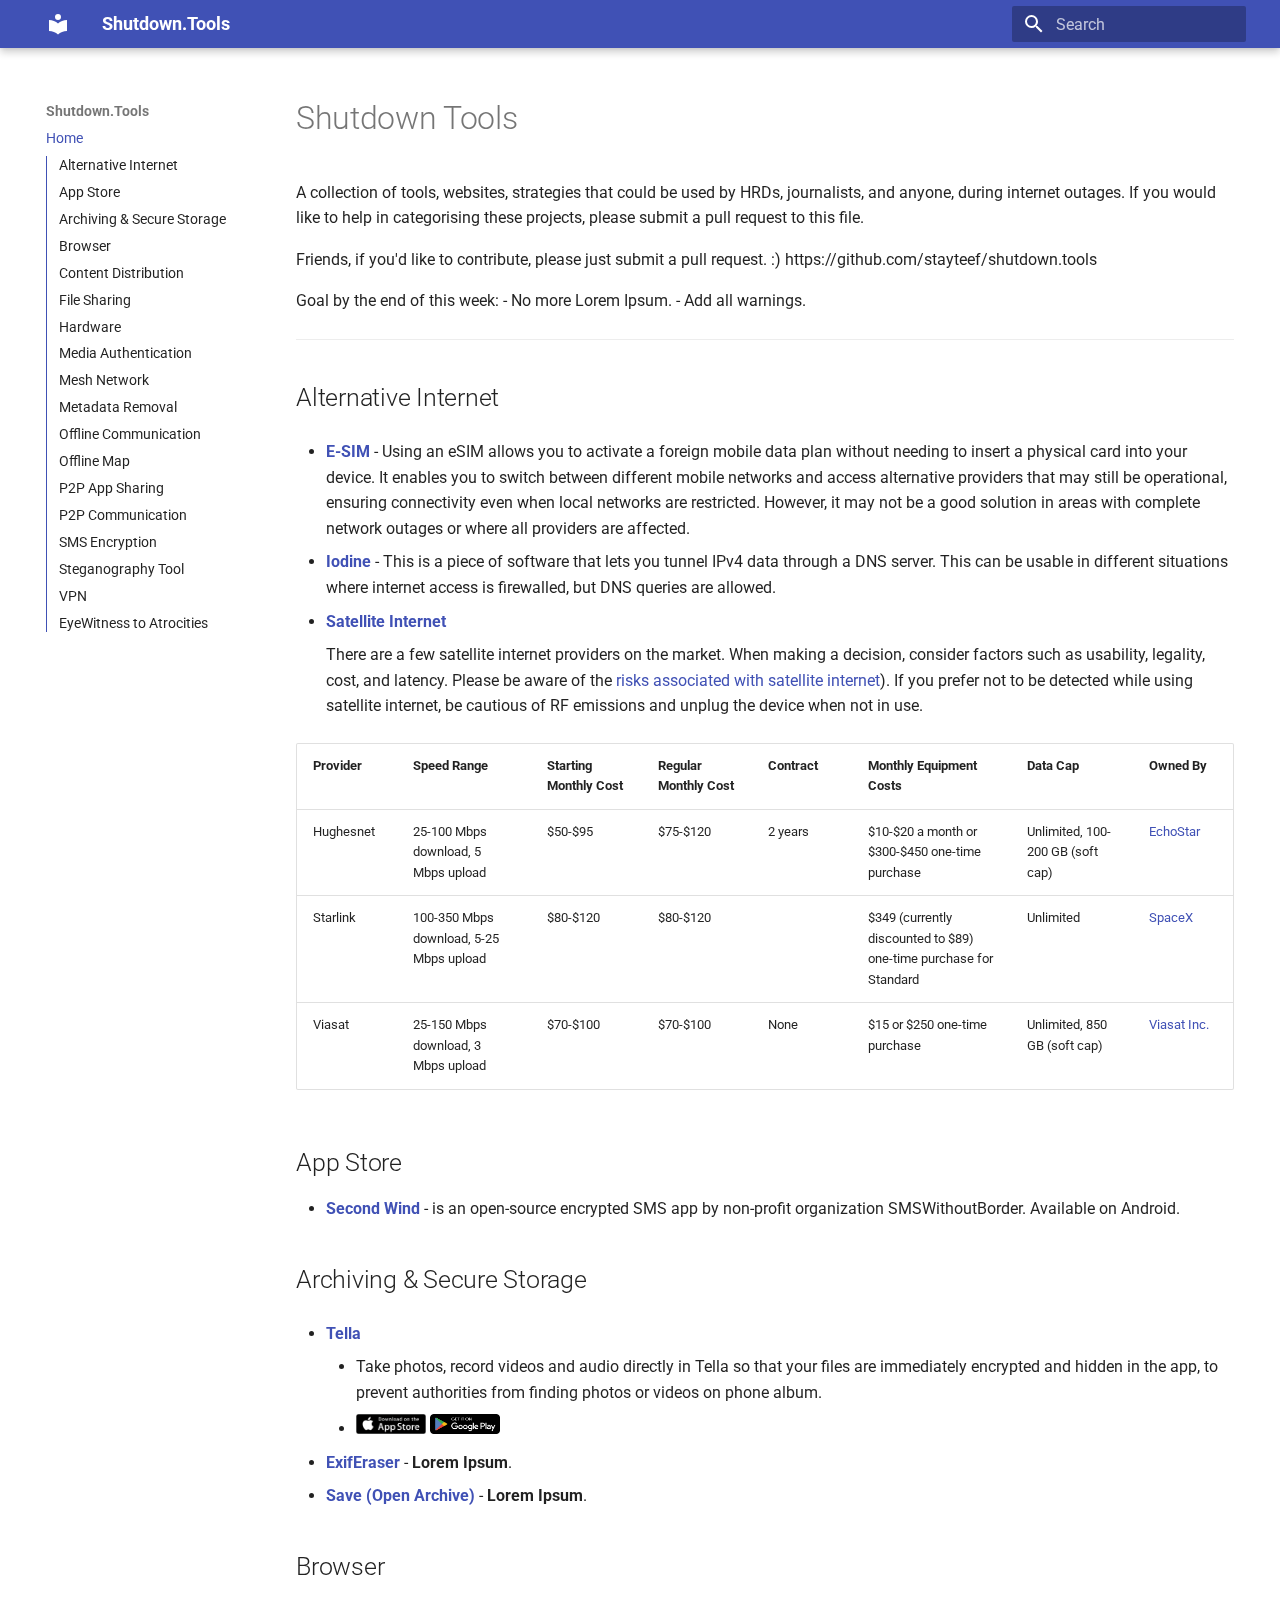
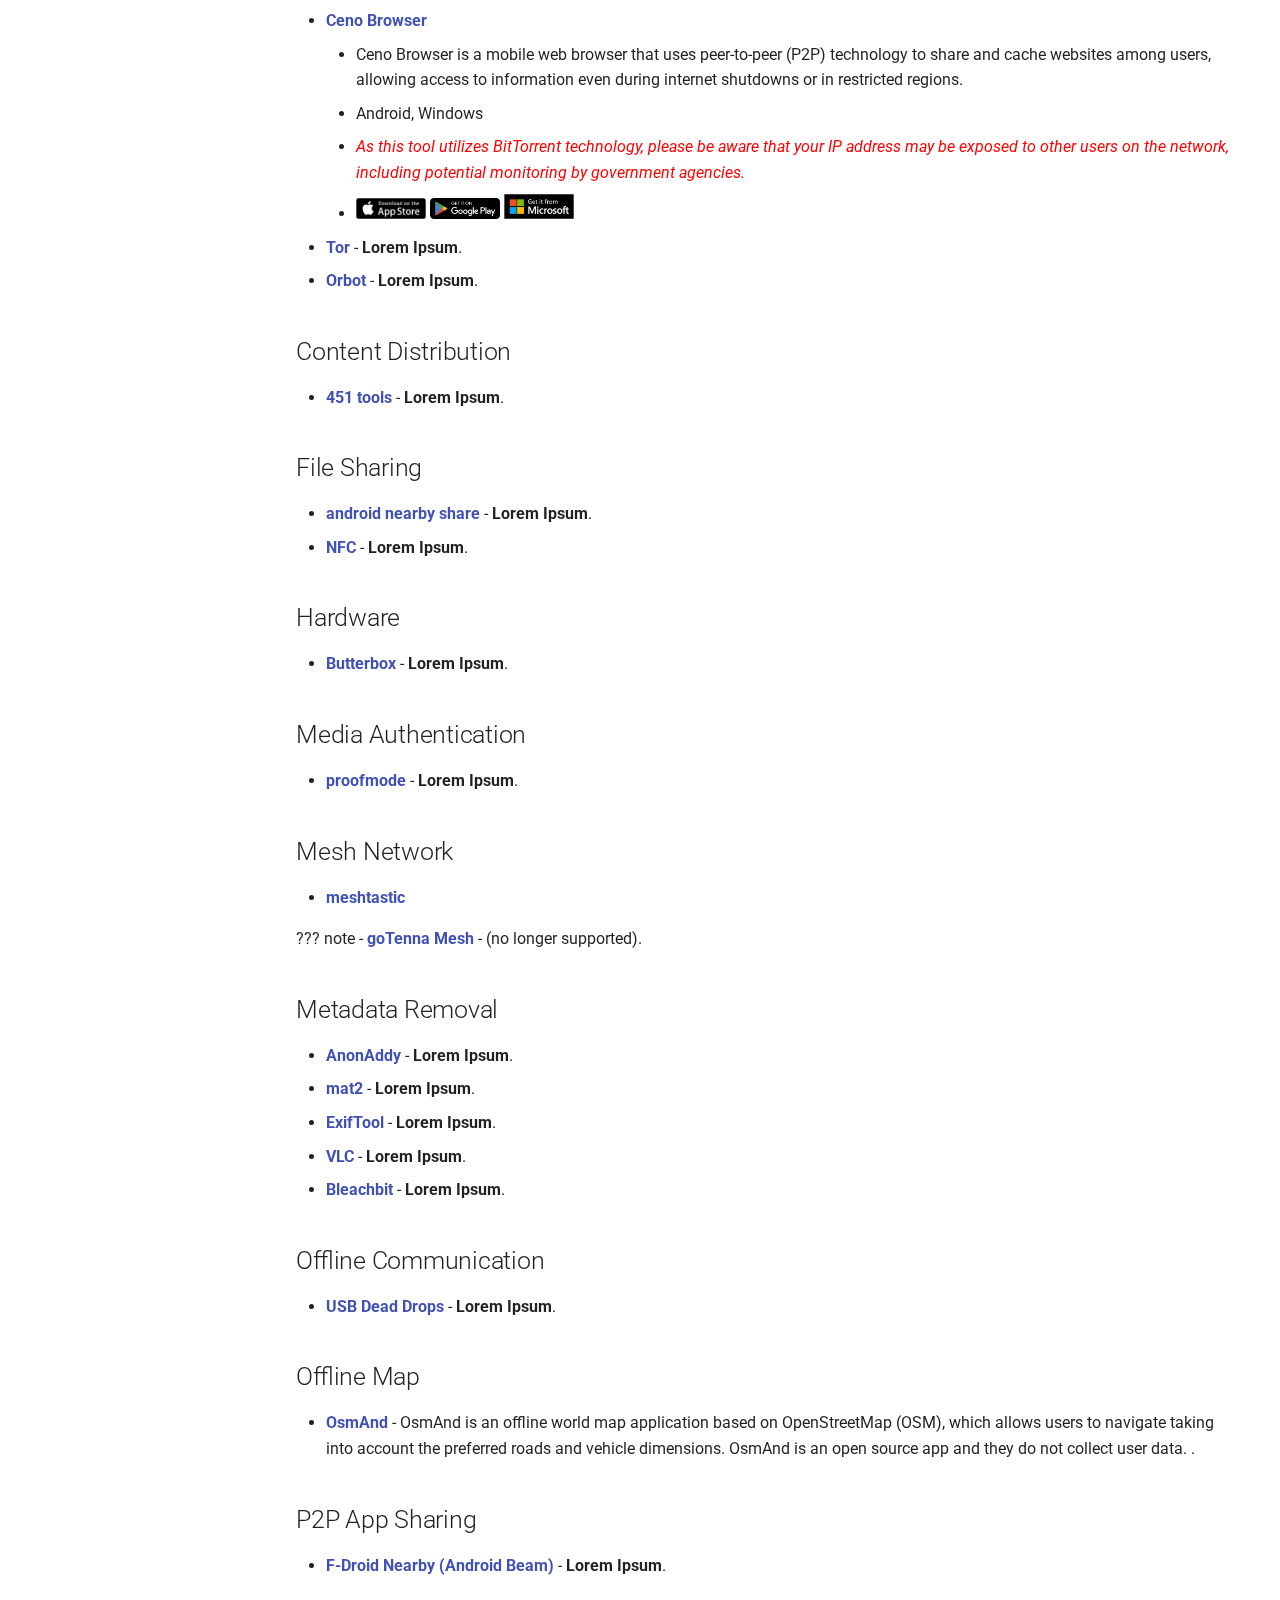
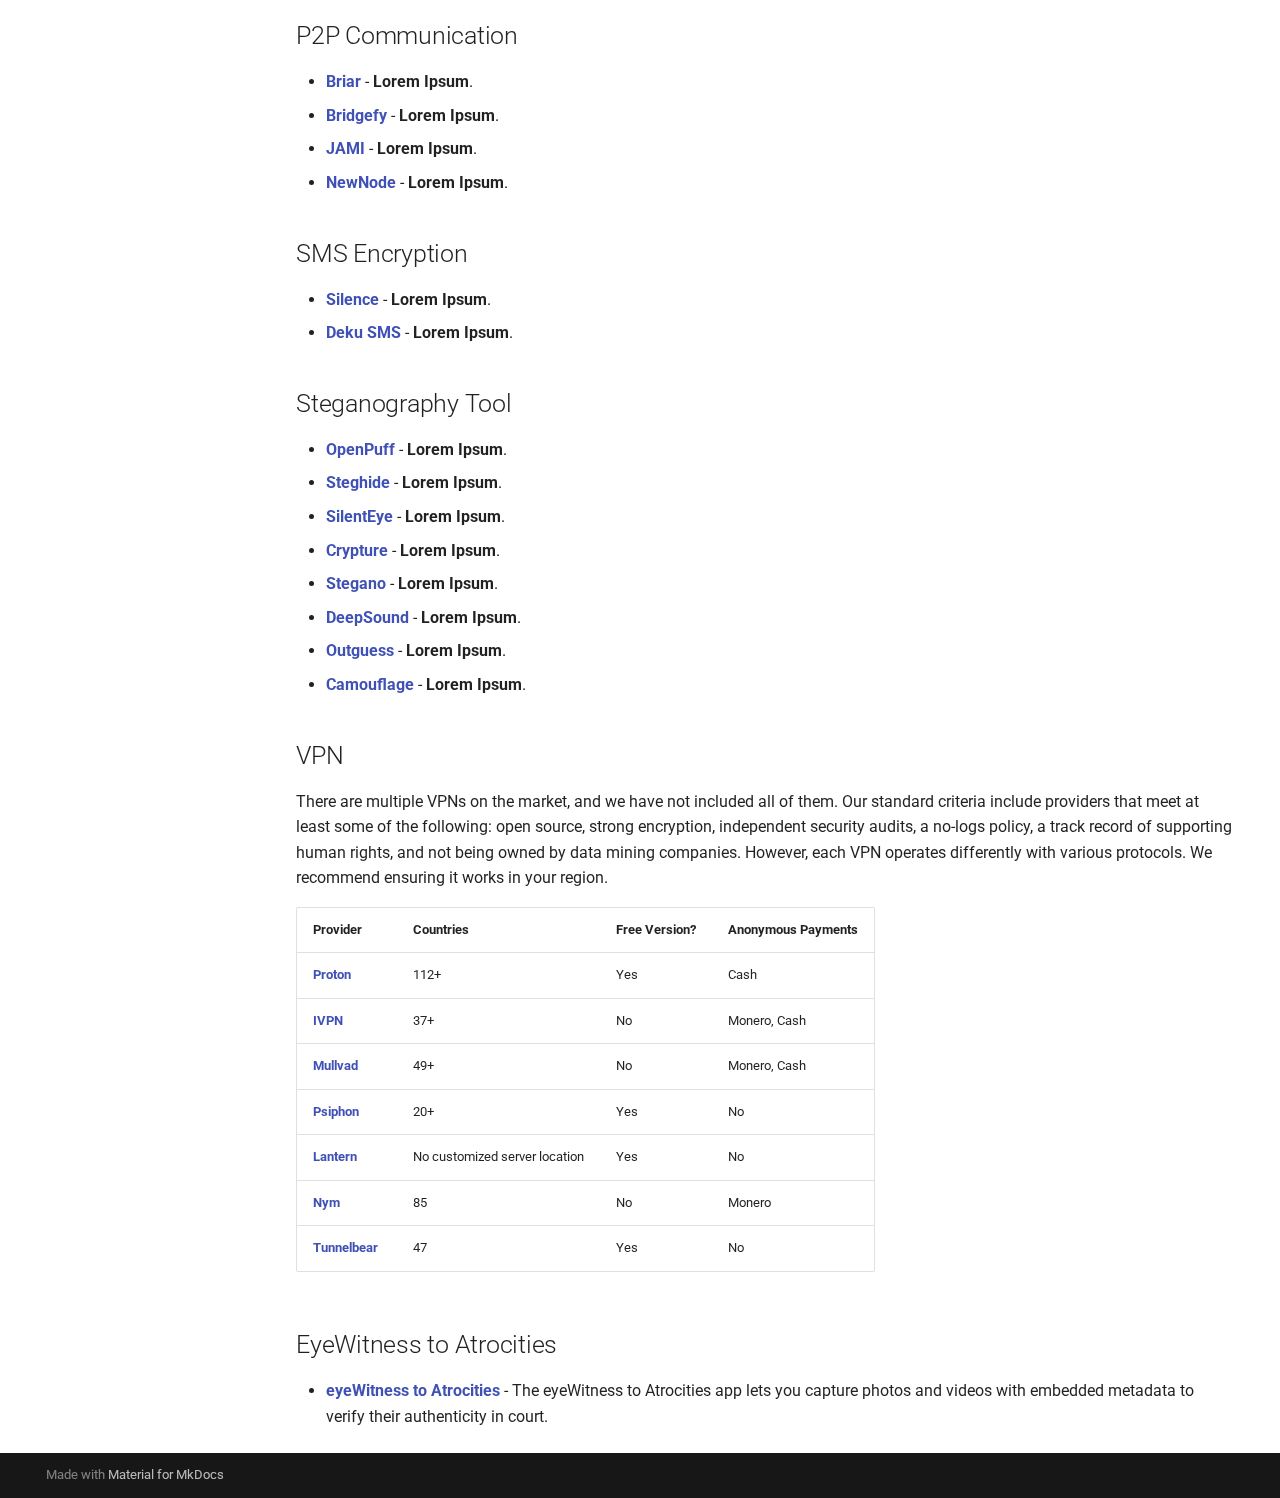
<file: index.html>
<!doctype html>
<html lang="en" class="no-js">
  <head>
    
      <meta charset="utf-8">
      <meta name="viewport" content="width=device-width,initial-scale=1">
      
      
      
      
      
      
      <link rel="icon" href="assets/images/favicon.png">
      <meta name="generator" content="mkdocs-1.6.1, mkdocs-material-9.5.48">
    
    
      
        <title>Shutdown.Tools</title>
      
    
    
      <link rel="stylesheet" href="assets/stylesheets/main.6f8fc17f.min.css">
      
        
        <link rel="stylesheet" href="assets/stylesheets/palette.06af60db.min.css">
      
      


    
    
      
    
    
      
        
        
        <link rel="preconnect" href="https://fonts.gstatic.com" crossorigin>
        <link rel="stylesheet" href="https://fonts.googleapis.com/css?family=Roboto:300,300i,400,400i,700,700i%7CRoboto+Mono:400,400i,700,700i&display=fallback">
        <style>:root{--md-text-font:"Roboto";--md-code-font:"Roboto Mono"}</style>
      
    
    
      <link rel="stylesheet" href="assets/stylesheets/custom.css">
    
    <script>__md_scope=new URL(".",location),__md_hash=e=>[...e].reduce(((e,_)=>(e<<5)-e+_.charCodeAt(0)),0),__md_get=(e,_=localStorage,t=__md_scope)=>JSON.parse(_.getItem(t.pathname+"."+e)),__md_set=(e,_,t=localStorage,a=__md_scope)=>{try{t.setItem(a.pathname+"."+e,JSON.stringify(_))}catch(e){}}</script>
    
      

    
    
    
  </head>
  
  
    
    
      
    
    
    
    
    <body dir="ltr" data-md-color-scheme="default" data-md-color-primary="indigo" data-md-color-accent="pink">
  
    
    <input class="md-toggle" data-md-toggle="drawer" type="checkbox" id="__drawer" autocomplete="off">
    <input class="md-toggle" data-md-toggle="search" type="checkbox" id="__search" autocomplete="off">
    <label class="md-overlay" for="__drawer"></label>
    <div data-md-component="skip">
      
        
        <a href="#shutdown-tools" class="md-skip">
          Skip to content
        </a>
      
    </div>
    <div data-md-component="announce">
      
    </div>
    
    
      

  

<header class="md-header md-header--shadow" data-md-component="header">
  <nav class="md-header__inner md-grid" aria-label="Header">
    <a href="." title="Shutdown.Tools" class="md-header__button md-logo" aria-label="Shutdown.Tools" data-md-component="logo">
      
  
  <svg xmlns="http://www.w3.org/2000/svg" viewBox="0 0 24 24"><path d="M12 8a3 3 0 0 0 3-3 3 3 0 0 0-3-3 3 3 0 0 0-3 3 3 3 0 0 0 3 3m0 3.54C9.64 9.35 6.5 8 3 8v11c3.5 0 6.64 1.35 9 3.54 2.36-2.19 5.5-3.54 9-3.54V8c-3.5 0-6.64 1.35-9 3.54"/></svg>

    </a>
    <label class="md-header__button md-icon" for="__drawer">
      
      <svg xmlns="http://www.w3.org/2000/svg" viewBox="0 0 24 24"><path d="M3 6h18v2H3zm0 5h18v2H3zm0 5h18v2H3z"/></svg>
    </label>
    <div class="md-header__title" data-md-component="header-title">
      <div class="md-header__ellipsis">
        <div class="md-header__topic">
          <span class="md-ellipsis">
            Shutdown.Tools
          </span>
        </div>
        <div class="md-header__topic" data-md-component="header-topic">
          <span class="md-ellipsis">
            
              Home
            
          </span>
        </div>
      </div>
    </div>
    
      
        <form class="md-header__option" data-md-component="palette">
  
    
    
    
    <input class="md-option" data-md-color-media="" data-md-color-scheme="default" data-md-color-primary="indigo" data-md-color-accent="pink"  aria-hidden="true"  type="radio" name="__palette" id="__palette_0">
    
  
    
    
    
    <input class="md-option" data-md-color-media="" data-md-color-scheme="slate" data-md-color-primary="deep-orange" data-md-color-accent="lime"  aria-hidden="true"  type="radio" name="__palette" id="__palette_1">
    
  
</form>
      
    
    
      <script>var palette=__md_get("__palette");if(palette&&palette.color){if("(prefers-color-scheme)"===palette.color.media){var media=matchMedia("(prefers-color-scheme: light)"),input=document.querySelector(media.matches?"[data-md-color-media='(prefers-color-scheme: light)']":"[data-md-color-media='(prefers-color-scheme: dark)']");palette.color.media=input.getAttribute("data-md-color-media"),palette.color.scheme=input.getAttribute("data-md-color-scheme"),palette.color.primary=input.getAttribute("data-md-color-primary"),palette.color.accent=input.getAttribute("data-md-color-accent")}for(var[key,value]of Object.entries(palette.color))document.body.setAttribute("data-md-color-"+key,value)}</script>
    
    
    
      <label class="md-header__button md-icon" for="__search">
        
        <svg xmlns="http://www.w3.org/2000/svg" viewBox="0 0 24 24"><path d="M9.5 3A6.5 6.5 0 0 1 16 9.5c0 1.61-.59 3.09-1.56 4.23l.27.27h.79l5 5-1.5 1.5-5-5v-.79l-.27-.27A6.52 6.52 0 0 1 9.5 16 6.5 6.5 0 0 1 3 9.5 6.5 6.5 0 0 1 9.5 3m0 2C7 5 5 7 5 9.5S7 14 9.5 14 14 12 14 9.5 12 5 9.5 5"/></svg>
      </label>
      <div class="md-search" data-md-component="search" role="dialog">
  <label class="md-search__overlay" for="__search"></label>
  <div class="md-search__inner" role="search">
    <form class="md-search__form" name="search">
      <input type="text" class="md-search__input" name="query" aria-label="Search" placeholder="Search" autocapitalize="off" autocorrect="off" autocomplete="off" spellcheck="false" data-md-component="search-query" required>
      <label class="md-search__icon md-icon" for="__search">
        
        <svg xmlns="http://www.w3.org/2000/svg" viewBox="0 0 24 24"><path d="M9.5 3A6.5 6.5 0 0 1 16 9.5c0 1.61-.59 3.09-1.56 4.23l.27.27h.79l5 5-1.5 1.5-5-5v-.79l-.27-.27A6.52 6.52 0 0 1 9.5 16 6.5 6.5 0 0 1 3 9.5 6.5 6.5 0 0 1 9.5 3m0 2C7 5 5 7 5 9.5S7 14 9.5 14 14 12 14 9.5 12 5 9.5 5"/></svg>
        
        <svg xmlns="http://www.w3.org/2000/svg" viewBox="0 0 24 24"><path d="M20 11v2H8l5.5 5.5-1.42 1.42L4.16 12l7.92-7.92L13.5 5.5 8 11z"/></svg>
      </label>
      <nav class="md-search__options" aria-label="Search">
        
        <button type="reset" class="md-search__icon md-icon" title="Clear" aria-label="Clear" tabindex="-1">
          
          <svg xmlns="http://www.w3.org/2000/svg" viewBox="0 0 24 24"><path d="M19 6.41 17.59 5 12 10.59 6.41 5 5 6.41 10.59 12 5 17.59 6.41 19 12 13.41 17.59 19 19 17.59 13.41 12z"/></svg>
        </button>
      </nav>
      
    </form>
    <div class="md-search__output">
      <div class="md-search__scrollwrap" tabindex="0" data-md-scrollfix>
        <div class="md-search-result" data-md-component="search-result">
          <div class="md-search-result__meta">
            Initializing search
          </div>
          <ol class="md-search-result__list" role="presentation"></ol>
        </div>
      </div>
    </div>
  </div>
</div>
    
    
  </nav>
  
</header>
    
    <div class="md-container" data-md-component="container">
      
      
        
          
        
      
      <main class="md-main" data-md-component="main">
        <div class="md-main__inner md-grid">
          
            
              
              <div class="md-sidebar md-sidebar--primary" data-md-component="sidebar" data-md-type="navigation" >
                <div class="md-sidebar__scrollwrap">
                  <div class="md-sidebar__inner">
                    



  

<nav class="md-nav md-nav--primary md-nav--integrated" aria-label="Navigation" data-md-level="0">
  <label class="md-nav__title" for="__drawer">
    <a href="." title="Shutdown.Tools" class="md-nav__button md-logo" aria-label="Shutdown.Tools" data-md-component="logo">
      
  
  <svg xmlns="http://www.w3.org/2000/svg" viewBox="0 0 24 24"><path d="M12 8a3 3 0 0 0 3-3 3 3 0 0 0-3-3 3 3 0 0 0-3 3 3 3 0 0 0 3 3m0 3.54C9.64 9.35 6.5 8 3 8v11c3.5 0 6.64 1.35 9 3.54 2.36-2.19 5.5-3.54 9-3.54V8c-3.5 0-6.64 1.35-9 3.54"/></svg>

    </a>
    Shutdown.Tools
  </label>
  
  <ul class="md-nav__list" data-md-scrollfix>
    
      
      
  
  
    
  
  
  
    <li class="md-nav__item md-nav__item--active">
      
      <input class="md-nav__toggle md-toggle" type="checkbox" id="__toc">
      
      
        
      
      
        <label class="md-nav__link md-nav__link--active" for="__toc">
          
  
  <span class="md-ellipsis">
    Home
  </span>
  

          <span class="md-nav__icon md-icon"></span>
        </label>
      
      <a href="." class="md-nav__link md-nav__link--active">
        
  
  <span class="md-ellipsis">
    Home
  </span>
  

      </a>
      
        

<nav class="md-nav md-nav--secondary" aria-label="Table of contents">
  
  
  
    
  
  
    <label class="md-nav__title" for="__toc">
      <span class="md-nav__icon md-icon"></span>
      Table of contents
    </label>
    <ul class="md-nav__list" data-md-component="toc" data-md-scrollfix>
      
        <li class="md-nav__item">
  <a href="#alternative-internet" class="md-nav__link">
    <span class="md-ellipsis">
      Alternative Internet
    </span>
  </a>
  
</li>
      
        <li class="md-nav__item">
  <a href="#app-store" class="md-nav__link">
    <span class="md-ellipsis">
      App Store
    </span>
  </a>
  
</li>
      
        <li class="md-nav__item">
  <a href="#archiving-secure-storage" class="md-nav__link">
    <span class="md-ellipsis">
      Archiving &amp; Secure Storage
    </span>
  </a>
  
</li>
      
        <li class="md-nav__item">
  <a href="#browser" class="md-nav__link">
    <span class="md-ellipsis">
      Browser
    </span>
  </a>
  
</li>
      
        <li class="md-nav__item">
  <a href="#content-distribution" class="md-nav__link">
    <span class="md-ellipsis">
      Content Distribution
    </span>
  </a>
  
</li>
      
        <li class="md-nav__item">
  <a href="#file-sharing" class="md-nav__link">
    <span class="md-ellipsis">
      File Sharing
    </span>
  </a>
  
</li>
      
        <li class="md-nav__item">
  <a href="#hardware" class="md-nav__link">
    <span class="md-ellipsis">
      Hardware
    </span>
  </a>
  
</li>
      
        <li class="md-nav__item">
  <a href="#media-authentication" class="md-nav__link">
    <span class="md-ellipsis">
      Media Authentication
    </span>
  </a>
  
</li>
      
        <li class="md-nav__item">
  <a href="#mesh-network" class="md-nav__link">
    <span class="md-ellipsis">
      Mesh Network
    </span>
  </a>
  
</li>
      
        <li class="md-nav__item">
  <a href="#metadata-removal" class="md-nav__link">
    <span class="md-ellipsis">
      Metadata Removal
    </span>
  </a>
  
</li>
      
        <li class="md-nav__item">
  <a href="#offline-communication" class="md-nav__link">
    <span class="md-ellipsis">
      Offline Communication
    </span>
  </a>
  
</li>
      
        <li class="md-nav__item">
  <a href="#offline-map" class="md-nav__link">
    <span class="md-ellipsis">
      Offline Map
    </span>
  </a>
  
</li>
      
        <li class="md-nav__item">
  <a href="#p2p-app-sharing" class="md-nav__link">
    <span class="md-ellipsis">
      P2P App Sharing
    </span>
  </a>
  
</li>
      
        <li class="md-nav__item">
  <a href="#p2p-communication" class="md-nav__link">
    <span class="md-ellipsis">
      P2P Communication
    </span>
  </a>
  
</li>
      
        <li class="md-nav__item">
  <a href="#sms-encryption" class="md-nav__link">
    <span class="md-ellipsis">
      SMS Encryption
    </span>
  </a>
  
</li>
      
        <li class="md-nav__item">
  <a href="#steganography-tool" class="md-nav__link">
    <span class="md-ellipsis">
      Steganography Tool
    </span>
  </a>
  
</li>
      
        <li class="md-nav__item">
  <a href="#vpn" class="md-nav__link">
    <span class="md-ellipsis">
      VPN
    </span>
  </a>
  
</li>
      
        <li class="md-nav__item">
  <a href="#eyewitness-to-atrocities" class="md-nav__link">
    <span class="md-ellipsis">
      EyeWitness to Atrocities
    </span>
  </a>
  
</li>
      
    </ul>
  
</nav>
      
    </li>
  

    
  </ul>
</nav>
                  </div>
                </div>
              </div>
            
            
          
          
            <div class="md-content" data-md-component="content">
              <article class="md-content__inner md-typeset">
                
                  


<h1 id="shutdown-tools">Shutdown Tools</h1>
<p>A collection of tools, websites, strategies that could be used by HRDs, journalists, and anyone, during internet outages. If you would like to help in categorising these projects, please submit a pull request to this file.</p>
<p>Friends, if you'd like to contribute, please just submit a pull request. :) https://github.com/stayteef/shutdown.tools</p>
<p>Goal by the end of this week: 
- No more Lorem Ipsum.
- Add all warnings. </p>
<hr />
<h2 id="alternative-internet">Alternative Internet</h2>
<ul>
<li>
<p><a href="#"><strong>E-SIM</strong></a> - Using an eSIM allows you to activate a foreign mobile data plan without needing to insert a physical card into your device. It enables you to switch between different mobile networks and access alternative providers that may still be operational, ensuring connectivity even when local networks are restricted. However, it may not be a good solution in areas with complete network outages or where all providers are affected.</p>
</li>
<li>
<p><a href="https://www.kali.org/tools/iodine/"><strong>Iodine</strong></a> - This is a piece of software that lets you tunnel IPv4 data through a DNS server. This can be usable in different situations where internet access is firewalled, but DNS queries are allowed.</p>
</li>
<li>
<p><a href="https://en.wikipedia.org/wiki/Satellite_Internet_access"><strong>Satellite Internet</strong></a></p>
<p>There are a few satellite internet providers on the market. When making a decision, consider factors such as usability, legality, cost, and latency. Please be aware of the <a href="https://satellitesafety.openinternetproject.org/">risks associated with satellite internet</a>). If you prefer not to be detected while using satellite internet, be cautious of RF emissions and unplug the device when not in use.</p>
</li>
</ul>
<table>
<thead>
<tr>
<th>Provider</th>
<th>Speed Range</th>
<th>Starting Monthly Cost</th>
<th>Regular Monthly Cost</th>
<th>Contract</th>
<th>Monthly Equipment Costs</th>
<th>Data Cap</th>
<th>Owned By</th>
</tr>
</thead>
<tbody>
<tr>
<td>Hughesnet</td>
<td>25-100 Mbps download, 5 Mbps upload</td>
<td>$50-$95</td>
<td>$75-$120</td>
<td>2 years</td>
<td>$10-$20 a month or $300-$450 one-time purchase</td>
<td>Unlimited, 100-200 GB (soft cap)</td>
<td><a href="https://www.echostar.com">EchoStar</a></td>
</tr>
<tr>
<td>Starlink</td>
<td>100-350 Mbps download, 5-25 Mbps upload</td>
<td>$80-$120</td>
<td>$80-$120</td>
<td></td>
<td>$349 (currently discounted to $89) one-time purchase for Standard</td>
<td>Unlimited</td>
<td><a href="https://www.spacex.com">SpaceX</a></td>
</tr>
<tr>
<td>Viasat</td>
<td>25-150 Mbps download, 3 Mbps upload</td>
<td>$70-$100</td>
<td>$70-$100</td>
<td>None</td>
<td>$15 or $250 one-time purchase</td>
<td>Unlimited, 850 GB (soft cap)</td>
<td><a href="https://www.viasat.com">Viasat Inc.</a></td>
</tr>
</tbody>
</table>
<h2 id="app-store">App Store</h2>
<ul>
<li><a href="https://secondwind.guardianproject.info/"><strong>Second Wind</strong></a> - is an open-source encrypted SMS app by non-profit organization SMSWithoutBorder. Available on Android.</li>
</ul>
<h2 id="archiving-secure-storage">Archiving &amp; Secure Storage</h2>
<ul>
<li>
<p><a href="https://tella-app.org/"><strong>Tella</strong></a> </p>
<ul>
<li>Take photos, record videos and audio directly in Tella so that your files are immediately encrypted and hidden in the app, to prevent authorities from finding photos or videos on phone album. </li>
<li><img src="icons/ios.png" alt="iOS" class="tiny-icon" /> 
<img src="icons/android.png" alt="Android" class="tiny-icon" /></li>
</ul>
</li>
<li>
<p><a href="https://github.com/Tommy-Geenexus/exif-eraser"><strong>ExifEraser</strong></a> - <strong>Lorem Ipsum</strong>.</p>
</li>
<li><a href="#"><strong>Save (Open Archive)</strong></a> - <strong>Lorem Ipsum</strong>.</li>
</ul>
<h2 id="browser">Browser</h2>
<ul>
<li>
<p><a href="https://ceno.app/en/index.html"><strong>Ceno Browser</strong></a> </p>
<ul>
<li>Ceno Browser is a mobile web browser that uses peer-to-peer (P2P) technology to share and cache websites among users, allowing access to information even during internet shutdowns or in restricted regions. </li>
<li>Android, Windows</li>
<li><span style="color:red; font-style:italic;">As this tool utilizes BitTorrent technology, please be aware that your IP address may be exposed to other users on the network, including potential monitoring by government agencies.</span></li>
<li><img src="icons/ios.png" alt="iOS" class="tiny-icon" /> <img src="icons/android.png" alt="Android" class="tiny-icon" /> <img src="icons/microsoft.png" alt="microsoft" class="tiny-icon" /></li>
</ul>
</li>
<li>
<p><a href="#"><strong>Tor</strong></a> - <strong>Lorem Ipsum</strong>.</p>
</li>
<li><a href="https://ente.io/about"><strong>Orbot</strong></a> - <strong>Lorem Ipsum</strong>.</li>
</ul>
<h2 id="content-distribution">Content Distribution</h2>
<ul>
<li><a href="https://451.tools/"><strong>451 tools</strong></a> - <strong>Lorem Ipsum</strong>.</li>
</ul>
<h2 id="file-sharing">File Sharing</h2>
<ul>
<li><a href="#"><strong>android nearby share</strong></a> - <strong>Lorem Ipsum</strong>.</li>
<li><a href="#"><strong>NFC</strong></a> - <strong>Lorem Ipsum</strong>.</li>
</ul>
<h2 id="hardware">Hardware</h2>
<ul>
<li><a href="https://likebutter.app/box/"><strong>Butterbox</strong></a> - <strong>Lorem Ipsum</strong>.</li>
</ul>
<h2 id="media-authentication">Media Authentication</h2>
<ul>
<li><a href="https://proofmode.org/"><strong>proofmode</strong></a> - <strong>Lorem Ipsum</strong>.</li>
</ul>
<h2 id="mesh-network">Mesh Network</h2>
<ul>
<li><a href="https://meshtastic.org/"><strong>meshtastic</strong></a></li>
</ul>
<p>??? note
    - <a href="#"><strong>goTenna Mesh</strong></a> - (no longer supported).</p>
<h2 id="metadata-removal">Metadata Removal</h2>
<ul>
<li><a href="#"><strong>AnonAddy</strong></a> - <strong>Lorem Ipsum</strong>.</li>
<li><a href="#"><strong>mat2</strong></a> - <strong>Lorem Ipsum</strong>.</li>
<li><a href="#"><strong>ExifTool</strong></a> - <strong>Lorem Ipsum</strong>.</li>
<li><a href="#"><strong>VLC</strong></a> - <strong>Lorem Ipsum</strong>.</li>
<li><a href="#"><strong>Bleachbit</strong></a> - <strong>Lorem Ipsum</strong>.</li>
</ul>
<h2 id="offline-communication">Offline Communication</h2>
<ul>
<li><a href="#"><strong>USB Dead Drops</strong></a> - <strong>Lorem Ipsum</strong>.</li>
</ul>
<h2 id="offline-map">Offline Map</h2>
<ul>
<li><a href="https://osmand.net/"><strong>OsmAnd</strong></a> - OsmAnd is an offline world map application based on OpenStreetMap (OSM), which allows users to navigate taking into account the preferred roads and vehicle dimensions. OsmAnd is an open source app and they do not collect user data.
.</li>
</ul>
<h2 id="p2p-app-sharing">P2P App Sharing</h2>
<ul>
<li><a href="https://f-droid.org/en/packages/org.fdroid.nearby/"><strong>F-Droid Nearby (Android Beam)</strong></a> - <strong>Lorem Ipsum</strong>.</li>
</ul>
<h2 id="p2p-communication">P2P Communication</h2>
<ul>
<li><a href="https://ssd.eff.org/module/choosing-vpn-thats-right-you"><strong>Briar</strong></a> - <strong>Lorem Ipsum</strong>.</li>
<li><a href="#"><strong>Bridgefy</strong></a> - <strong>Lorem Ipsum</strong>.</li>
<li><a href="#"><strong>JAMI</strong></a> - <strong>Lorem Ipsum</strong>.</li>
<li><a href="https://www.newnode.com/"><strong>NewNode</strong></a> - <strong>Lorem Ipsum</strong>.</li>
</ul>
<h2 id="sms-encryption">SMS Encryption</h2>
<ul>
<li><a href="https://silence.im"><strong>Silence</strong></a> - <strong>Lorem Ipsum</strong>.</li>
<li><a href="https://smswithoutborders.com/"><strong>Deku SMS</strong></a> - <strong>Lorem Ipsum</strong>.</li>
</ul>
<h2 id="steganography-tool">Steganography Tool</h2>
<ul>
<li><a href="#"><strong>OpenPuff</strong></a> - <strong>Lorem Ipsum</strong>.</li>
<li><a href="#"><strong>Steghide</strong></a> - <strong>Lorem Ipsum</strong>.</li>
<li><a href="#"><strong>SilentEye</strong></a> - <strong>Lorem Ipsum</strong>.</li>
<li><a href="#"><strong>Crypture</strong></a> - <strong>Lorem Ipsum</strong>.</li>
<li><a href="#"><strong>Stegano</strong></a> - <strong>Lorem Ipsum</strong>.</li>
<li><a href="#"><strong>DeepSound</strong></a> - <strong>Lorem Ipsum</strong>.</li>
<li><a href="#"><strong>Outguess</strong></a> - <strong>Lorem Ipsum</strong>.</li>
<li><a href="#"><strong>Camouflage</strong></a> - <strong>Lorem Ipsum</strong>.</li>
</ul>
<h2 id="vpn">VPN</h2>
<p>There are multiple VPNs on the market, and we have not included all of them. Our standard criteria include providers that meet at least some of the following: open source, strong encryption, independent security audits, a no-logs policy, a track record of supporting human rights, and not being owned by data mining companies. However, each VPN operates differently with various protocols. We recommend ensuring it works in your region.</p>
<table>
<thead>
<tr>
<th>Provider</th>
<th>Countries</th>
<th>Free Version?</th>
<th>Anonymous Payments</th>
</tr>
</thead>
<tbody>
<tr>
<td><a href="https://protonvpn.com"><strong>Proton</strong></a></td>
<td>112+</td>
<td>Yes</td>
<td>Cash</td>
</tr>
<tr>
<td><a href="https://www.ivpn.net"><strong>IVPN</strong></a></td>
<td>37+</td>
<td>No</td>
<td>Monero, Cash</td>
</tr>
<tr>
<td><a href="https://mullvad.net"><strong>Mullvad</strong></a></td>
<td>49+</td>
<td>No</td>
<td>Monero, Cash</td>
</tr>
<tr>
<td><a href="https://psiphon.ca"><strong>Psiphon</strong></a></td>
<td>20+</td>
<td>Yes</td>
<td>No</td>
</tr>
<tr>
<td><a href="https://getlantern.org"><strong>Lantern</strong></a></td>
<td>No customized server location</td>
<td>Yes</td>
<td>No</td>
</tr>
<tr>
<td><a href="https://nymtech.net"><strong>Nym</strong></a></td>
<td>85</td>
<td>No</td>
<td>Monero</td>
</tr>
<tr>
<td><a href="https://www.tunnelbear.com"><strong>Tunnelbear</strong></a></td>
<td>47</td>
<td>Yes</td>
<td>No</td>
</tr>
</tbody>
</table>
<h2 id="eyewitness-to-atrocities">EyeWitness to Atrocities</h2>
<ul>
<li><a href="https://www.eyewitness.global/"><strong>eyeWitness to Atrocities</strong></a> - The eyeWitness to Atrocities app lets you capture photos and videos with embedded metadata to verify their authenticity in court.</li>
</ul>












                
              </article>
            </div>
          
          
<script>var target=document.getElementById(location.hash.slice(1));target&&target.name&&(target.checked=target.name.startsWith("__tabbed_"))</script>
        </div>
        
      </main>
      
        <footer class="md-footer">
  
  <div class="md-footer-meta md-typeset">
    <div class="md-footer-meta__inner md-grid">
      <div class="md-copyright">
  
  
    Made with
    <a href="https://squidfunk.github.io/mkdocs-material/" target="_blank" rel="noopener">
      Material for MkDocs
    </a>
  
</div>
      
    </div>
  </div>
</footer>
      
    </div>
    <div class="md-dialog" data-md-component="dialog">
      <div class="md-dialog__inner md-typeset"></div>
    </div>
    
    
    <script id="__config" type="application/json">{"base": ".", "features": ["toc.integrate"], "search": "assets/javascripts/workers/search.6ce7567c.min.js", "translations": {"clipboard.copied": "Copied to clipboard", "clipboard.copy": "Copy to clipboard", "search.result.more.one": "1 more on this page", "search.result.more.other": "# more on this page", "search.result.none": "No matching documents", "search.result.one": "1 matching document", "search.result.other": "# matching documents", "search.result.placeholder": "Type to start searching", "search.result.term.missing": "Missing", "select.version": "Select version"}}</script>
    
    
      <script src="assets/javascripts/bundle.83f73b43.min.js"></script>
      
    
  </body>
</html>
</file>
<file: assets/stylesheets/custom.css>
.tiny-icon {
    width: 70px;  /* Adjust this value as needed */
    height: auto; /* Maintain aspect ratio */
}
</file>
<file: assets/stylesheets/main.6f8fc17f.min.css>
@charset "UTF-8";html{-webkit-text-size-adjust:none;-moz-text-size-adjust:none;text-size-adjust:none;box-sizing:border-box}*,:after,:before{box-sizing:inherit}@media (prefers-reduced-motion){*,:after,:before{transition:none!important}}body{margin:0}a,button,input,label{-webkit-tap-highlight-color:transparent}a{color:inherit;text-decoration:none}hr{border:0;box-sizing:initial;display:block;height:.05rem;overflow:visible;padding:0}small{font-size:80%}sub,sup{line-height:1em}img{border-style:none}table{border-collapse:initial;border-spacing:0}td,th{font-weight:400;vertical-align:top}button{background:#0000;border:0;font-family:inherit;font-size:inherit;margin:0;padding:0}input{border:0;outline:none}:root{--md-primary-fg-color:#4051b5;--md-primary-fg-color--light:#5d6cc0;--md-primary-fg-color--dark:#303fa1;--md-primary-bg-color:#fff;--md-primary-bg-color--light:#ffffffb3;--md-accent-fg-color:#526cfe;--md-accent-fg-color--transparent:#526cfe1a;--md-accent-bg-color:#fff;--md-accent-bg-color--light:#ffffffb3}[data-md-color-scheme=default]{color-scheme:light}[data-md-color-scheme=default] img[src$="#gh-dark-mode-only"],[data-md-color-scheme=default] img[src$="#only-dark"]{display:none}:root,[data-md-color-scheme=default]{--md-hue:225deg;--md-default-fg-color:#000000de;--md-default-fg-color--light:#0000008a;--md-default-fg-color--lighter:#00000052;--md-default-fg-color--lightest:#00000012;--md-default-bg-color:#fff;--md-default-bg-color--light:#ffffffb3;--md-default-bg-color--lighter:#ffffff4d;--md-default-bg-color--lightest:#ffffff1f;--md-code-fg-color:#36464e;--md-code-bg-color:#f5f5f5;--md-code-hl-color:#4287ff;--md-code-hl-color--light:#4287ff1a;--md-code-hl-number-color:#d52a2a;--md-code-hl-special-color:#db1457;--md-code-hl-function-color:#a846b9;--md-code-hl-constant-color:#6e59d9;--md-code-hl-keyword-color:#3f6ec6;--md-code-hl-string-color:#1c7d4d;--md-code-hl-name-color:var(--md-code-fg-color);--md-code-hl-operator-color:var(--md-default-fg-color--light);--md-code-hl-punctuation-color:var(--md-default-fg-color--light);--md-code-hl-comment-color:var(--md-default-fg-color--light);--md-code-hl-generic-color:var(--md-default-fg-color--light);--md-code-hl-variable-color:var(--md-default-fg-color--light);--md-typeset-color:var(--md-default-fg-color);--md-typeset-a-color:var(--md-primary-fg-color);--md-typeset-del-color:#f5503d26;--md-typeset-ins-color:#0bd57026;--md-typeset-kbd-color:#fafafa;--md-typeset-kbd-accent-color:#fff;--md-typeset-kbd-border-color:#b8b8b8;--md-typeset-mark-color:#ffff0080;--md-typeset-table-color:#0000001f;--md-typeset-table-color--light:rgba(0,0,0,.035);--md-admonition-fg-color:var(--md-default-fg-color);--md-admonition-bg-color:var(--md-default-bg-color);--md-warning-fg-color:#000000de;--md-warning-bg-color:#ff9;--md-footer-fg-color:#fff;--md-footer-fg-color--light:#ffffffb3;--md-footer-fg-color--lighter:#ffffff73;--md-footer-bg-color:#000000de;--md-footer-bg-color--dark:#00000052;--md-shadow-z1:0 0.2rem 0.5rem #0000000d,0 0 0.05rem #0000001a;--md-shadow-z2:0 0.2rem 0.5rem #0000001a,0 0 0.05rem #00000040;--md-shadow-z3:0 0.2rem 0.5rem #0003,0 0 0.05rem #00000059}.md-icon svg{fill:currentcolor;display:block;height:1.2rem;width:1.2rem}body{-webkit-font-smoothing:antialiased;-moz-osx-font-smoothing:grayscale;--md-text-font-family:var(--md-text-font,_),-apple-system,BlinkMacSystemFont,Helvetica,Arial,sans-serif;--md-code-font-family:var(--md-code-font,_),SFMono-Regular,Consolas,Menlo,monospace}aside,body,input{font-feature-settings:"kern","liga";color:var(--md-typeset-color);font-family:var(--md-text-font-family)}code,kbd,pre{font-feature-settings:"kern";font-family:var(--md-code-font-family)}:root{--md-typeset-table-sort-icon:url('data:image/svg+xml;charset=utf-8,<svg xmlns="http://www.w3.org/2000/svg" viewBox="0 0 24 24"><path d="m18 21-4-4h3V7h-3l4-4 4 4h-3v10h3M2 19v-2h10v2M2 13v-2h7v2M2 7V5h4v2z"/></svg>');--md-typeset-table-sort-icon--asc:url('data:image/svg+xml;charset=utf-8,<svg xmlns="http://www.w3.org/2000/svg" viewBox="0 0 24 24"><path d="M19 17h3l-4 4-4-4h3V3h2M2 17h10v2H2M6 5v2H2V5m0 6h7v2H2z"/></svg>');--md-typeset-table-sort-icon--desc:url('data:image/svg+xml;charset=utf-8,<svg xmlns="http://www.w3.org/2000/svg" viewBox="0 0 24 24"><path d="M19 7h3l-4-4-4 4h3v14h2M2 17h10v2H2M6 5v2H2V5m0 6h7v2H2z"/></svg>')}.md-typeset{-webkit-print-color-adjust:exact;color-adjust:exact;font-size:.8rem;line-height:1.6}@media print{.md-typeset{font-size:.68rem}}.md-typeset blockquote,.md-typeset dl,.md-typeset figure,.md-typeset ol,.md-typeset pre,.md-typeset ul{margin-bottom:1em;margin-top:1em}.md-typeset h1{color:var(--md-default-fg-color--light);font-size:2em;line-height:1.3;margin:0 0 1.25em}.md-typeset h1,.md-typeset h2{font-weight:300;letter-spacing:-.01em}.md-typeset h2{font-size:1.5625em;line-height:1.4;margin:1.6em 0 .64em}.md-typeset h3{font-size:1.25em;font-weight:400;letter-spacing:-.01em;line-height:1.5;margin:1.6em 0 .8em}.md-typeset h2+h3{margin-top:.8em}.md-typeset h4{font-weight:700;letter-spacing:-.01em;margin:1em 0}.md-typeset h5,.md-typeset h6{color:var(--md-default-fg-color--light);font-size:.8em;font-weight:700;letter-spacing:-.01em;margin:1.25em 0}.md-typeset h5{text-transform:uppercase}.md-typeset h5 code{text-transform:none}.md-typeset hr{border-bottom:.05rem solid var(--md-default-fg-color--lightest);display:flow-root;margin:1.5em 0}.md-typeset a{color:var(--md-typeset-a-color);word-break:break-word}.md-typeset a,.md-typeset a:before{transition:color 125ms}.md-typeset a:focus,.md-typeset a:hover{color:var(--md-accent-fg-color)}.md-typeset a:focus code,.md-typeset a:hover code{background-color:var(--md-accent-fg-color--transparent)}.md-typeset a code{color:currentcolor;transition:background-color 125ms}.md-typeset a.focus-visible{outline-color:var(--md-accent-fg-color);outline-offset:.2rem}.md-typeset code,.md-typeset kbd,.md-typeset pre{color:var(--md-code-fg-color);direction:ltr;font-variant-ligatures:none}@media print{.md-typeset code,.md-typeset kbd,.md-typeset pre{white-space:pre-wrap}}.md-typeset code{background-color:var(--md-code-bg-color);border-radius:.1rem;-webkit-box-decoration-break:clone;box-decoration-break:clone;font-size:.85em;padding:0 .2941176471em;word-break:break-word}.md-typeset code:not(.focus-visible){-webkit-tap-highlight-color:transparent;outline:none}.md-typeset pre{display:flow-root;line-height:1.4;position:relative}.md-typeset pre>code{-webkit-box-decoration-break:slice;box-decoration-break:slice;box-shadow:none;display:block;margin:0;outline-color:var(--md-accent-fg-color);overflow:auto;padding:.7720588235em 1.1764705882em;scrollbar-color:var(--md-default-fg-color--lighter) #0000;scrollbar-width:thin;touch-action:auto;word-break:normal}.md-typeset pre>code:hover{scrollbar-color:var(--md-accent-fg-color) #0000}.md-typeset pre>code::-webkit-scrollbar{height:.2rem;width:.2rem}.md-typeset pre>code::-webkit-scrollbar-thumb{background-color:var(--md-default-fg-color--lighter)}.md-typeset pre>code::-webkit-scrollbar-thumb:hover{background-color:var(--md-accent-fg-color)}.md-typeset kbd{background-color:var(--md-typeset-kbd-color);border-radius:.1rem;box-shadow:0 .1rem 0 .05rem var(--md-typeset-kbd-border-color),0 .1rem 0 var(--md-typeset-kbd-border-color),0 -.1rem .2rem var(--md-typeset-kbd-accent-color) inset;color:var(--md-default-fg-color);display:inline-block;font-size:.75em;padding:0 .6666666667em;vertical-align:text-top;word-break:break-word}.md-typeset mark{background-color:var(--md-typeset-mark-color);-webkit-box-decoration-break:clone;box-decoration-break:clone;color:inherit;word-break:break-word}.md-typeset abbr{border-bottom:.05rem dotted var(--md-default-fg-color--light);cursor:help;text-decoration:none}.md-typeset small{opacity:.75}[dir=ltr] .md-typeset sub,[dir=ltr] .md-typeset sup{margin-left:.078125em}[dir=rtl] .md-typeset sub,[dir=rtl] .md-typeset sup{margin-right:.078125em}[dir=ltr] .md-typeset blockquote{padding-left:.6rem}[dir=rtl] .md-typeset blockquote{padding-right:.6rem}[dir=ltr] .md-typeset blockquote{border-left:.2rem solid var(--md-default-fg-color--lighter)}[dir=rtl] .md-typeset blockquote{border-right:.2rem solid var(--md-default-fg-color--lighter)}.md-typeset blockquote{color:var(--md-default-fg-color--light);margin-left:0;margin-right:0}.md-typeset ul{list-style-type:disc}.md-typeset ul[type]{list-style-type:revert-layer}[dir=ltr] .md-typeset ol,[dir=ltr] .md-typeset ul{margin-left:.625em}[dir=rtl] .md-typeset ol,[dir=rtl] .md-typeset ul{margin-right:.625em}.md-typeset ol,.md-typeset ul{padding:0}.md-typeset ol:not([hidden]),.md-typeset ul:not([hidden]){display:flow-root}.md-typeset ol ol,.md-typeset ul ol{list-style-type:lower-alpha}.md-typeset ol ol ol,.md-typeset ul ol ol{list-style-type:lower-roman}.md-typeset ol ol ol ol,.md-typeset ul ol ol ol{list-style-type:upper-alpha}.md-typeset ol ol ol ol ol,.md-typeset ul ol ol ol ol{list-style-type:upper-roman}.md-typeset ol[type],.md-typeset ul[type]{list-style-type:revert-layer}[dir=ltr] .md-typeset ol li,[dir=ltr] .md-typeset ul li{margin-left:1.25em}[dir=rtl] .md-typeset ol li,[dir=rtl] .md-typeset ul li{margin-right:1.25em}.md-typeset ol li,.md-typeset ul li{margin-bottom:.5em}.md-typeset ol li blockquote,.md-typeset ol li p,.md-typeset ul li blockquote,.md-typeset ul li p{margin:.5em 0}.md-typeset ol li:last-child,.md-typeset ul li:last-child{margin-bottom:0}[dir=ltr] .md-typeset ol li ol,[dir=ltr] .md-typeset ol li ul,[dir=ltr] .md-typeset ul li ol,[dir=ltr] .md-typeset ul li ul{margin-left:.625em}[dir=rtl] .md-typeset ol li ol,[dir=rtl] .md-typeset ol li ul,[dir=rtl] .md-typeset ul li ol,[dir=rtl] .md-typeset ul li ul{margin-right:.625em}.md-typeset ol li ol,.md-typeset ol li ul,.md-typeset ul li ol,.md-typeset ul li ul{margin-bottom:.5em;margin-top:.5em}[dir=ltr] .md-typeset dd{margin-left:1.875em}[dir=rtl] .md-typeset dd{margin-right:1.875em}.md-typeset dd{margin-bottom:1.5em;margin-top:1em}.md-typeset img,.md-typeset svg,.md-typeset video{height:auto;max-width:100%}.md-typeset img[align=left]{margin:1em 1em 1em 0}.md-typeset img[align=right]{margin:1em 0 1em 1em}.md-typeset img[align]:only-child{margin-top:0}.md-typeset figure{display:flow-root;margin:1em auto;max-width:100%;text-align:center;width:-moz-fit-content;width:fit-content}.md-typeset figure img{display:block;margin:0 auto}.md-typeset figcaption{font-style:italic;margin:1em auto;max-width:24rem}.md-typeset iframe{max-width:100%}.md-typeset table:not([class]){background-color:var(--md-default-bg-color);border:.05rem solid var(--md-typeset-table-color);border-radius:.1rem;display:inline-block;font-size:.64rem;max-width:100%;overflow:auto;touch-action:auto}@media print{.md-typeset table:not([class]){display:table}}.md-typeset table:not([class])+*{margin-top:1.5em}.md-typeset table:not([class]) td>:first-child,.md-typeset table:not([class]) th>:first-child{margin-top:0}.md-typeset table:not([class]) td>:last-child,.md-typeset table:not([class]) th>:last-child{margin-bottom:0}.md-typeset table:not([class]) td:not([align]),.md-typeset table:not([class]) th:not([align]){text-align:left}[dir=rtl] .md-typeset table:not([class]) td:not([align]),[dir=rtl] .md-typeset table:not([class]) th:not([align]){text-align:right}.md-typeset table:not([class]) th{font-weight:700;min-width:5rem;padding:.9375em 1.25em;vertical-align:top}.md-typeset table:not([class]) td{border-top:.05rem solid var(--md-typeset-table-color);padding:.9375em 1.25em;vertical-align:top}.md-typeset table:not([class]) tbody tr{transition:background-color 125ms}.md-typeset table:not([class]) tbody tr:hover{background-color:var(--md-typeset-table-color--light);box-shadow:0 .05rem 0 var(--md-default-bg-color) inset}.md-typeset table:not([class]) a{word-break:normal}.md-typeset table th[role=columnheader]{cursor:pointer}[dir=ltr] .md-typeset table th[role=columnheader]:after{margin-left:.5em}[dir=rtl] .md-typeset table th[role=columnheader]:after{margin-right:.5em}.md-typeset table th[role=columnheader]:after{content:"";display:inline-block;height:1.2em;-webkit-mask-image:var(--md-typeset-table-sort-icon);mask-image:var(--md-typeset-table-sort-icon);-webkit-mask-repeat:no-repeat;mask-repeat:no-repeat;-webkit-mask-size:contain;mask-size:contain;transition:background-color 125ms;vertical-align:text-bottom;width:1.2em}.md-typeset table th[role=columnheader]:hover:after{background-color:var(--md-default-fg-color--lighter)}.md-typeset table th[role=columnheader][aria-sort=ascending]:after{background-color:var(--md-default-fg-color--light);-webkit-mask-image:var(--md-typeset-table-sort-icon--asc);mask-image:var(--md-typeset-table-sort-icon--asc)}.md-typeset table th[role=columnheader][aria-sort=descending]:after{background-color:var(--md-default-fg-color--light);-webkit-mask-image:var(--md-typeset-table-sort-icon--desc);mask-image:var(--md-typeset-table-sort-icon--desc)}.md-typeset__scrollwrap{margin:1em -.8rem;overflow-x:auto;touch-action:auto}.md-typeset__table{display:inline-block;margin-bottom:.5em;padding:0 .8rem}@media print{.md-typeset__table{display:block}}html .md-typeset__table table{display:table;margin:0;overflow:hidden;width:100%}@media screen and (max-width:44.984375em){.md-content__inner>pre{margin:1em -.8rem}.md-content__inner>pre code{border-radius:0}}.md-typeset .md-author{border-radius:100%;display:block;flex-shrink:0;height:1.6rem;overflow:hidden;position:relative;transition:color 125ms,transform 125ms;width:1.6rem}.md-typeset .md-author img{display:block}.md-typeset .md-author--more{background:var(--md-default-fg-color--lightest);color:var(--md-default-fg-color--lighter);font-size:.6rem;font-weight:700;line-height:1.6rem;text-align:center}.md-typeset .md-author--long{height:2.4rem;width:2.4rem}.md-typeset a.md-author{transform:scale(1)}.md-typeset a.md-author img{border-radius:100%;filter:grayscale(100%) opacity(75%);transition:filter 125ms}.md-typeset a.md-author:focus,.md-typeset a.md-author:hover{transform:scale(1.1);z-index:1}.md-typeset a.md-author:focus img,.md-typeset a.md-author:hover img{filter:grayscale(0)}.md-banner{background-color:var(--md-footer-bg-color);color:var(--md-footer-fg-color);overflow:auto}@media print{.md-banner{display:none}}.md-banner--warning{background-color:var(--md-warning-bg-color);color:var(--md-warning-fg-color)}.md-banner__inner{font-size:.7rem;margin:.6rem auto;padding:0 .8rem}[dir=ltr] .md-banner__button{float:right}[dir=rtl] .md-banner__button{float:left}.md-banner__button{color:inherit;cursor:pointer;transition:opacity .25s}.no-js .md-banner__button{display:none}.md-banner__button:hover{opacity:.7}html{font-size:125%;height:100%;overflow-x:hidden}@media screen and (min-width:100em){html{font-size:137.5%}}@media screen and (min-width:125em){html{font-size:150%}}body{background-color:var(--md-default-bg-color);display:flex;flex-direction:column;font-size:.5rem;min-height:100%;position:relative;width:100%}@media print{body{display:block}}@media screen and (max-width:59.984375em){body[data-md-scrolllock]{position:fixed}}.md-grid{margin-left:auto;margin-right:auto;max-width:61rem}.md-container{display:flex;flex-direction:column;flex-grow:1}@media print{.md-container{display:block}}.md-main{flex-grow:1}.md-main__inner{display:flex;height:100%;margin-top:1.5rem}.md-ellipsis{overflow:hidden;text-overflow:ellipsis}.md-toggle{display:none}.md-option{height:0;opacity:0;position:absolute;width:0}.md-option:checked+label:not([hidden]){display:block}.md-option.focus-visible+label{outline-color:var(--md-accent-fg-color);outline-style:auto}.md-skip{background-color:var(--md-default-fg-color);border-radius:.1rem;color:var(--md-default-bg-color);font-size:.64rem;margin:.5rem;opacity:0;outline-color:var(--md-accent-fg-color);padding:.3rem .5rem;position:fixed;transform:translateY(.4rem);z-index:-1}.md-skip:focus{opacity:1;transform:translateY(0);transition:transform .25s cubic-bezier(.4,0,.2,1),opacity 175ms 75ms;z-index:10}@page{margin:25mm}:root{--md-clipboard-icon:url('data:image/svg+xml;charset=utf-8,<svg xmlns="http://www.w3.org/2000/svg" viewBox="0 0 24 24"><path d="M19 21H8V7h11m0-2H8a2 2 0 0 0-2 2v14a2 2 0 0 0 2 2h11a2 2 0 0 0 2-2V7a2 2 0 0 0-2-2m-3-4H4a2 2 0 0 0-2 2v14h2V3h12z"/></svg>')}.md-clipboard{border-radius:.1rem;color:var(--md-default-fg-color--lightest);cursor:pointer;height:1.5em;outline-color:var(--md-accent-fg-color);outline-offset:.1rem;position:absolute;right:.5em;top:.5em;transition:color .25s;width:1.5em;z-index:1}@media print{.md-clipboard{display:none}}.md-clipboard:not(.focus-visible){-webkit-tap-highlight-color:transparent;outline:none}:hover>.md-clipboard{color:var(--md-default-fg-color--light)}.md-clipboard:focus,.md-clipboard:hover{color:var(--md-accent-fg-color)}.md-clipboard:after{background-color:currentcolor;content:"";display:block;height:1.125em;margin:0 auto;-webkit-mask-image:var(--md-clipboard-icon);mask-image:var(--md-clipboard-icon);-webkit-mask-position:center;mask-position:center;-webkit-mask-repeat:no-repeat;mask-repeat:no-repeat;-webkit-mask-size:contain;mask-size:contain;width:1.125em}.md-clipboard--inline{cursor:pointer}.md-clipboard--inline code{transition:color .25s,background-color .25s}.md-clipboard--inline:focus code,.md-clipboard--inline:hover code{background-color:var(--md-accent-fg-color--transparent);color:var(--md-accent-fg-color)}.md-typeset .md-code__content{display:grid}@keyframes consent{0%{opacity:0;transform:translateY(100%)}to{opacity:1;transform:translateY(0)}}@keyframes overlay{0%{opacity:0}to{opacity:1}}.md-consent__overlay{animation:overlay .25s both;-webkit-backdrop-filter:blur(.1rem);backdrop-filter:blur(.1rem);background-color:#0000008a;height:100%;opacity:1;position:fixed;top:0;width:100%;z-index:5}.md-consent__inner{animation:consent .5s cubic-bezier(.1,.7,.1,1) both;background-color:var(--md-default-bg-color);border:0;border-radius:.1rem;bottom:0;box-shadow:0 0 .2rem #0000001a,0 .2rem .4rem #0003;max-height:100%;overflow:auto;padding:0;position:fixed;width:100%;z-index:5}.md-consent__form{padding:.8rem}.md-consent__settings{display:none;margin:1em 0}input:checked+.md-consent__settings{display:block}.md-consent__controls{margin-bottom:.8rem}.md-typeset .md-consent__controls .md-button{display:inline}@media screen and (max-width:44.984375em){.md-typeset .md-consent__controls .md-button{display:block;margin-top:.4rem;text-align:center;width:100%}}.md-consent label{cursor:pointer}.md-content{flex-grow:1;min-width:0}.md-content__inner{margin:0 .8rem 1.2rem;padding-top:.6rem}@media screen and (min-width:76.25em){[dir=ltr] .md-sidebar--primary:not([hidden])~.md-content>.md-content__inner{margin-left:1.2rem}[dir=ltr] .md-sidebar--secondary:not([hidden])~.md-content>.md-content__inner,[dir=rtl] .md-sidebar--primary:not([hidden])~.md-content>.md-content__inner{margin-right:1.2rem}[dir=rtl] .md-sidebar--secondary:not([hidden])~.md-content>.md-content__inner{margin-left:1.2rem}}.md-content__inner:before{content:"";display:block;height:.4rem}.md-content__inner>:last-child{margin-bottom:0}[dir=ltr] .md-content__button{float:right}[dir=rtl] .md-content__button{float:left}[dir=ltr] .md-content__button{margin-left:.4rem}[dir=rtl] .md-content__button{margin-right:.4rem}.md-content__button{margin:.4rem 0;padding:0}@media print{.md-content__button{display:none}}.md-typeset .md-content__button{color:var(--md-default-fg-color--lighter)}.md-content__button svg{display:inline;vertical-align:top}[dir=rtl] .md-content__button svg{transform:scaleX(-1)}[dir=ltr] .md-dialog{right:.8rem}[dir=rtl] .md-dialog{left:.8rem}.md-dialog{background-color:var(--md-default-fg-color);border-radius:.1rem;bottom:.8rem;box-shadow:var(--md-shadow-z3);min-width:11.1rem;opacity:0;padding:.4rem .6rem;pointer-events:none;position:fixed;transform:translateY(100%);transition:transform 0ms .4s,opacity .4s;z-index:4}@media print{.md-dialog{display:none}}.md-dialog--active{opacity:1;pointer-events:auto;transform:translateY(0);transition:transform .4s cubic-bezier(.075,.85,.175,1),opacity .4s}.md-dialog__inner{color:var(--md-default-bg-color);font-size:.7rem}.md-feedback{margin:2em 0 1em;text-align:center}.md-feedback fieldset{border:none;margin:0;padding:0}.md-feedback__title{font-weight:700;margin:1em auto}.md-feedback__inner{position:relative}.md-feedback__list{display:flex;flex-wrap:wrap;place-content:baseline center;position:relative}.md-feedback__list:hover .md-icon:not(:disabled){color:var(--md-default-fg-color--lighter)}:disabled .md-feedback__list{min-height:1.8rem}.md-feedback__icon{color:var(--md-default-fg-color--light);cursor:pointer;flex-shrink:0;margin:0 .1rem;transition:color 125ms}.md-feedback__icon:not(:disabled).md-icon:hover{color:var(--md-accent-fg-color)}.md-feedback__icon:disabled{color:var(--md-default-fg-color--lightest);pointer-events:none}.md-feedback__note{opacity:0;position:relative;transform:translateY(.4rem);transition:transform .4s cubic-bezier(.1,.7,.1,1),opacity .15s}.md-feedback__note>*{margin:0 auto;max-width:16rem}:disabled .md-feedback__note{opacity:1;transform:translateY(0)}@media print{.md-feedback{display:none}}.md-footer{background-color:var(--md-footer-bg-color);color:var(--md-footer-fg-color)}@media print{.md-footer{display:none}}.md-footer__inner{justify-content:space-between;overflow:auto;padding:.2rem}.md-footer__inner:not([hidden]){display:flex}.md-footer__link{align-items:end;display:flex;flex-grow:0.01;margin-bottom:.4rem;margin-top:1rem;max-width:100%;outline-color:var(--md-accent-fg-color);overflow:hidden;transition:opacity .25s}.md-footer__link:focus,.md-footer__link:hover{opacity:.7}[dir=rtl] .md-footer__link svg{transform:scaleX(-1)}@media screen and (max-width:44.984375em){.md-footer__link--prev{flex-shrink:0}.md-footer__link--prev .md-footer__title{display:none}}[dir=ltr] .md-footer__link--next{margin-left:auto}[dir=rtl] .md-footer__link--next{margin-right:auto}.md-footer__link--next{text-align:right}[dir=rtl] .md-footer__link--next{text-align:left}.md-footer__title{flex-grow:1;font-size:.9rem;margin-bottom:.7rem;max-width:calc(100% - 2.4rem);padding:0 1rem;white-space:nowrap}.md-footer__button{margin:.2rem;padding:.4rem}.md-footer__direction{font-size:.64rem;opacity:.7}.md-footer-meta{background-color:var(--md-footer-bg-color--dark)}.md-footer-meta__inner{display:flex;flex-wrap:wrap;justify-content:space-between;padding:.2rem}html .md-footer-meta.md-typeset a{color:var(--md-footer-fg-color--light)}html .md-footer-meta.md-typeset a:focus,html .md-footer-meta.md-typeset a:hover{color:var(--md-footer-fg-color)}.md-copyright{color:var(--md-footer-fg-color--lighter);font-size:.64rem;margin:auto .6rem;padding:.4rem 0;width:100%}@media screen and (min-width:45em){.md-copyright{width:auto}}.md-copyright__highlight{color:var(--md-footer-fg-color--light)}.md-social{display:inline-flex;gap:.2rem;margin:0 .4rem;padding:.2rem 0 .6rem}@media screen and (min-width:45em){.md-social{padding:.6rem 0}}.md-social__link{display:inline-block;height:1.6rem;text-align:center;width:1.6rem}.md-social__link:before{line-height:1.9}.md-social__link svg{fill:currentcolor;max-height:.8rem;vertical-align:-25%}.md-typeset .md-button{border:.1rem solid;border-radius:.1rem;color:var(--md-primary-fg-color);cursor:pointer;display:inline-block;font-weight:700;padding:.625em 2em;transition:color 125ms,background-color 125ms,border-color 125ms}.md-typeset .md-button--primary{background-color:var(--md-primary-fg-color);border-color:var(--md-primary-fg-color);color:var(--md-primary-bg-color)}.md-typeset .md-button:focus,.md-typeset .md-button:hover{background-color:var(--md-accent-fg-color);border-color:var(--md-accent-fg-color);color:var(--md-accent-bg-color)}[dir=ltr] .md-typeset .md-input{border-top-left-radius:.1rem}[dir=ltr] .md-typeset .md-input,[dir=rtl] .md-typeset .md-input{border-top-right-radius:.1rem}[dir=rtl] .md-typeset .md-input{border-top-left-radius:.1rem}.md-typeset .md-input{border-bottom:.1rem solid var(--md-default-fg-color--lighter);box-shadow:var(--md-shadow-z1);font-size:.8rem;height:1.8rem;padding:0 .6rem;transition:border .25s,box-shadow .25s}.md-typeset .md-input:focus,.md-typeset .md-input:hover{border-bottom-color:var(--md-accent-fg-color);box-shadow:var(--md-shadow-z2)}.md-typeset .md-input--stretch{width:100%}.md-header{background-color:var(--md-primary-fg-color);box-shadow:0 0 .2rem #0000,0 .2rem .4rem #0000;color:var(--md-primary-bg-color);display:block;left:0;position:sticky;right:0;top:0;z-index:4}@media print{.md-header{display:none}}.md-header[hidden]{transform:translateY(-100%);transition:transform .25s cubic-bezier(.8,0,.6,1),box-shadow .25s}.md-header--shadow{box-shadow:0 0 .2rem #0000001a,0 .2rem .4rem #0003;transition:transform .25s cubic-bezier(.1,.7,.1,1),box-shadow .25s}.md-header__inner{align-items:center;display:flex;padding:0 .2rem}.md-header__button{color:currentcolor;cursor:pointer;margin:.2rem;outline-color:var(--md-accent-fg-color);padding:.4rem;position:relative;transition:opacity .25s;vertical-align:middle;z-index:1}.md-header__button:hover{opacity:.7}.md-header__button:not([hidden]){display:inline-block}.md-header__button:not(.focus-visible){-webkit-tap-highlight-color:transparent;outline:none}.md-header__button.md-logo{margin:.2rem;padding:.4rem}@media screen and (max-width:76.234375em){.md-header__button.md-logo{display:none}}.md-header__button.md-logo img,.md-header__button.md-logo svg{fill:currentcolor;display:block;height:1.2rem;width:auto}@media screen and (min-width:60em){.md-header__button[for=__search]{display:none}}.no-js .md-header__button[for=__search]{display:none}[dir=rtl] .md-header__button[for=__search] svg{transform:scaleX(-1)}@media screen and (min-width:76.25em){.md-header__button[for=__drawer]{display:none}}.md-header__topic{display:flex;max-width:100%;position:absolute;transition:transform .4s cubic-bezier(.1,.7,.1,1),opacity .15s;white-space:nowrap}.md-header__topic+.md-header__topic{opacity:0;pointer-events:none;transform:translateX(1.25rem);transition:transform .4s cubic-bezier(1,.7,.1,.1),opacity .15s;z-index:-1}[dir=rtl] .md-header__topic+.md-header__topic{transform:translateX(-1.25rem)}.md-header__topic:first-child{font-weight:700}[dir=ltr] .md-header__title{margin-left:1rem;margin-right:.4rem}[dir=rtl] .md-header__title{margin-left:.4rem;margin-right:1rem}.md-header__title{flex-grow:1;font-size:.9rem;height:2.4rem;line-height:2.4rem}.md-header__title--active .md-header__topic{opacity:0;pointer-events:none;transform:translateX(-1.25rem);transition:transform .4s cubic-bezier(1,.7,.1,.1),opacity .15s;z-index:-1}[dir=rtl] .md-header__title--active .md-header__topic{transform:translateX(1.25rem)}.md-header__title--active .md-header__topic+.md-header__topic{opacity:1;pointer-events:auto;transform:translateX(0);transition:transform .4s cubic-bezier(.1,.7,.1,1),opacity .15s;z-index:0}.md-header__title>.md-header__ellipsis{height:100%;position:relative;width:100%}.md-header__option{display:flex;flex-shrink:0;max-width:100%;transition:max-width 0ms .25s,opacity .25s .25s;white-space:nowrap}[data-md-toggle=search]:checked~.md-header .md-header__option{max-width:0;opacity:0;transition:max-width 0ms,opacity 0ms}.md-header__option>input{bottom:0}.md-header__source{display:none}@media screen and (min-width:60em){[dir=ltr] .md-header__source{margin-left:1rem}[dir=rtl] .md-header__source{margin-right:1rem}.md-header__source{display:block;max-width:11.7rem;width:11.7rem}}@media screen and (min-width:76.25em){[dir=ltr] .md-header__source{margin-left:1.4rem}[dir=rtl] .md-header__source{margin-right:1.4rem}}.md-meta{color:var(--md-default-fg-color--light);font-size:.7rem;line-height:1.3}.md-meta__list{display:inline-flex;flex-wrap:wrap;list-style:none;margin:0;padding:0}.md-meta__item:not(:last-child):after{content:"·";margin-left:.2rem;margin-right:.2rem}.md-meta__link{color:var(--md-typeset-a-color)}.md-meta__link:focus,.md-meta__link:hover{color:var(--md-accent-fg-color)}.md-draft{background-color:#ff1744;border-radius:.125em;color:#fff;display:inline-block;font-weight:700;padding-left:.5714285714em;padding-right:.5714285714em}:root{--md-nav-icon--prev:url('data:image/svg+xml;charset=utf-8,<svg xmlns="http://www.w3.org/2000/svg" viewBox="0 0 24 24"><path d="M20 11v2H8l5.5 5.5-1.42 1.42L4.16 12l7.92-7.92L13.5 5.5 8 11z"/></svg>');--md-nav-icon--next:url('data:image/svg+xml;charset=utf-8,<svg xmlns="http://www.w3.org/2000/svg" viewBox="0 0 24 24"><path d="M8.59 16.58 13.17 12 8.59 7.41 10 6l6 6-6 6z"/></svg>');--md-toc-icon:url('data:image/svg+xml;charset=utf-8,<svg xmlns="http://www.w3.org/2000/svg" viewBox="0 0 24 24"><path d="M3 9h14V7H3zm0 4h14v-2H3zm0 4h14v-2H3zm16 0h2v-2h-2zm0-10v2h2V7zm0 6h2v-2h-2z"/></svg>')}.md-nav{font-size:.7rem;line-height:1.3}.md-nav__title{color:var(--md-default-fg-color--light);display:block;font-weight:700;overflow:hidden;padding:0 .6rem;text-overflow:ellipsis}.md-nav__title .md-nav__button{display:none}.md-nav__title .md-nav__button img{height:100%;width:auto}.md-nav__title .md-nav__button.md-logo img,.md-nav__title .md-nav__button.md-logo svg{fill:currentcolor;display:block;height:2.4rem;max-width:100%;object-fit:contain;width:auto}.md-nav__list{list-style:none;margin:0;padding:0}.md-nav__link{align-items:flex-start;display:flex;gap:.4rem;margin-top:.625em;scroll-snap-align:start;transition:color 125ms}.md-nav__link--passed{color:var(--md-default-fg-color--light)}.md-nav__item .md-nav__link--active,.md-nav__item .md-nav__link--active code{color:var(--md-typeset-a-color)}.md-nav__link .md-ellipsis{position:relative}[dir=ltr] .md-nav__link .md-icon:last-child{margin-left:auto}[dir=rtl] .md-nav__link .md-icon:last-child{margin-right:auto}.md-nav__link svg{fill:currentcolor;flex-shrink:0;height:1.3em;position:relative}.md-nav__link[for]:focus,.md-nav__link[for]:hover,.md-nav__link[href]:focus,.md-nav__link[href]:hover{color:var(--md-accent-fg-color);cursor:pointer}.md-nav__link.focus-visible{outline-color:var(--md-accent-fg-color);outline-offset:.2rem}.md-nav--primary .md-nav__link[for=__toc]{display:none}.md-nav--primary .md-nav__link[for=__toc] .md-icon:after{background-color:currentcolor;display:block;height:100%;-webkit-mask-image:var(--md-toc-icon);mask-image:var(--md-toc-icon);width:100%}.md-nav--primary .md-nav__link[for=__toc]~.md-nav{display:none}.md-nav__container>.md-nav__link{margin-top:0}.md-nav__container>.md-nav__link:first-child{flex-grow:1;min-width:0}.md-nav__icon{flex-shrink:0}.md-nav__source{display:none}@media screen and (max-width:76.234375em){.md-nav--primary,.md-nav--primary .md-nav{background-color:var(--md-default-bg-color);display:flex;flex-direction:column;height:100%;left:0;position:absolute;right:0;top:0;z-index:1}.md-nav--primary .md-nav__item,.md-nav--primary .md-nav__title{font-size:.8rem;line-height:1.5}.md-nav--primary .md-nav__title{background-color:var(--md-default-fg-color--lightest);color:var(--md-default-fg-color--light);cursor:pointer;height:5.6rem;line-height:2.4rem;padding:3rem .8rem .2rem;position:relative;white-space:nowrap}[dir=ltr] .md-nav--primary .md-nav__title .md-nav__icon{left:.4rem}[dir=rtl] .md-nav--primary .md-nav__title .md-nav__icon{right:.4rem}.md-nav--primary .md-nav__title .md-nav__icon{display:block;height:1.2rem;margin:.2rem;position:absolute;top:.4rem;width:1.2rem}.md-nav--primary .md-nav__title .md-nav__icon:after{background-color:currentcolor;content:"";display:block;height:100%;-webkit-mask-image:var(--md-nav-icon--prev);mask-image:var(--md-nav-icon--prev);-webkit-mask-position:center;mask-position:center;-webkit-mask-repeat:no-repeat;mask-repeat:no-repeat;-webkit-mask-size:contain;mask-size:contain;width:100%}.md-nav--primary .md-nav__title~.md-nav__list{background-color:var(--md-default-bg-color);box-shadow:0 .05rem 0 var(--md-default-fg-color--lightest) inset;overflow-y:auto;scroll-snap-type:y mandatory;touch-action:pan-y}.md-nav--primary .md-nav__title~.md-nav__list>:first-child{border-top:0}.md-nav--primary .md-nav__title[for=__drawer]{background-color:var(--md-primary-fg-color);color:var(--md-primary-bg-color);font-weight:700}.md-nav--primary .md-nav__title .md-logo{display:block;left:.2rem;margin:.2rem;padding:.4rem;position:absolute;right:.2rem;top:.2rem}.md-nav--primary .md-nav__list{flex:1}.md-nav--primary .md-nav__item{border-top:.05rem solid var(--md-default-fg-color--lightest)}.md-nav--primary .md-nav__item--active>.md-nav__link{color:var(--md-typeset-a-color)}.md-nav--primary .md-nav__item--active>.md-nav__link:focus,.md-nav--primary .md-nav__item--active>.md-nav__link:hover{color:var(--md-accent-fg-color)}.md-nav--primary .md-nav__link{margin-top:0;padding:.6rem .8rem}.md-nav--primary .md-nav__link svg{margin-top:.1em}.md-nav--primary .md-nav__link>.md-nav__link{padding:0}[dir=ltr] .md-nav--primary .md-nav__link .md-nav__icon{margin-right:-.2rem}[dir=rtl] .md-nav--primary .md-nav__link .md-nav__icon{margin-left:-.2rem}.md-nav--primary .md-nav__link .md-nav__icon{font-size:1.2rem;height:1.2rem;width:1.2rem}.md-nav--primary .md-nav__link .md-nav__icon:after{background-color:currentcolor;content:"";display:block;height:100%;-webkit-mask-image:var(--md-nav-icon--next);mask-image:var(--md-nav-icon--next);-webkit-mask-position:center;mask-position:center;-webkit-mask-repeat:no-repeat;mask-repeat:no-repeat;-webkit-mask-size:contain;mask-size:contain;width:100%}[dir=rtl] .md-nav--primary .md-nav__icon:after{transform:scale(-1)}.md-nav--primary .md-nav--secondary .md-nav{background-color:initial;position:static}[dir=ltr] .md-nav--primary .md-nav--secondary .md-nav .md-nav__link{padding-left:1.4rem}[dir=rtl] .md-nav--primary .md-nav--secondary .md-nav .md-nav__link{padding-right:1.4rem}[dir=ltr] .md-nav--primary .md-nav--secondary .md-nav .md-nav .md-nav__link{padding-left:2rem}[dir=rtl] .md-nav--primary .md-nav--secondary .md-nav .md-nav .md-nav__link{padding-right:2rem}[dir=ltr] .md-nav--primary .md-nav--secondary .md-nav .md-nav .md-nav .md-nav__link{padding-left:2.6rem}[dir=rtl] .md-nav--primary .md-nav--secondary .md-nav .md-nav .md-nav .md-nav__link{padding-right:2.6rem}[dir=ltr] .md-nav--primary .md-nav--secondary .md-nav .md-nav .md-nav .md-nav .md-nav__link{padding-left:3.2rem}[dir=rtl] .md-nav--primary .md-nav--secondary .md-nav .md-nav .md-nav .md-nav .md-nav__link{padding-right:3.2rem}.md-nav--secondary{background-color:initial}.md-nav__toggle~.md-nav{display:flex;opacity:0;transform:translateX(100%);transition:transform .25s cubic-bezier(.8,0,.6,1),opacity 125ms 50ms}[dir=rtl] .md-nav__toggle~.md-nav{transform:translateX(-100%)}.md-nav__toggle:checked~.md-nav{opacity:1;transform:translateX(0);transition:transform .25s cubic-bezier(.4,0,.2,1),opacity 125ms 125ms}.md-nav__toggle:checked~.md-nav>.md-nav__list{-webkit-backface-visibility:hidden;backface-visibility:hidden}}@media screen and (max-width:59.984375em){.md-nav--primary .md-nav__link[for=__toc]{display:flex}.md-nav--primary .md-nav__link[for=__toc] .md-icon:after{content:""}.md-nav--primary .md-nav__link[for=__toc]+.md-nav__link{display:none}.md-nav--primary .md-nav__link[for=__toc]~.md-nav{display:flex}.md-nav__source{background-color:var(--md-primary-fg-color--dark);color:var(--md-primary-bg-color);display:block;padding:0 .2rem}}@media screen and (min-width:60em) and (max-width:76.234375em){.md-nav--integrated .md-nav__link[for=__toc]{display:flex}.md-nav--integrated .md-nav__link[for=__toc] .md-icon:after{content:""}.md-nav--integrated .md-nav__link[for=__toc]+.md-nav__link{display:none}.md-nav--integrated .md-nav__link[for=__toc]~.md-nav{display:flex}}@media screen and (min-width:60em){.md-nav{margin-bottom:-.4rem}.md-nav--secondary .md-nav__title{background:var(--md-default-bg-color);box-shadow:0 0 .4rem .4rem var(--md-default-bg-color);position:sticky;top:0;z-index:1}.md-nav--secondary .md-nav__title[for=__toc]{scroll-snap-align:start}.md-nav--secondary .md-nav__title .md-nav__icon{display:none}[dir=ltr] .md-nav--secondary .md-nav__list{padding-left:.6rem}[dir=rtl] .md-nav--secondary .md-nav__list{padding-right:.6rem}.md-nav--secondary .md-nav__list{padding-bottom:.4rem}[dir=ltr] .md-nav--secondary .md-nav__item>.md-nav__link{margin-right:.4rem}[dir=rtl] .md-nav--secondary .md-nav__item>.md-nav__link{margin-left:.4rem}}@media screen and (min-width:76.25em){.md-nav{margin-bottom:-.4rem;transition:max-height .25s cubic-bezier(.86,0,.07,1)}.md-nav--primary .md-nav__title{background:var(--md-default-bg-color);box-shadow:0 0 .4rem .4rem var(--md-default-bg-color);position:sticky;top:0;z-index:1}.md-nav--primary .md-nav__title[for=__drawer]{scroll-snap-align:start}.md-nav--primary .md-nav__title .md-nav__icon{display:none}[dir=ltr] .md-nav--primary .md-nav__list{padding-left:.6rem}[dir=rtl] .md-nav--primary .md-nav__list{padding-right:.6rem}.md-nav--primary .md-nav__list{padding-bottom:.4rem}[dir=ltr] .md-nav--primary .md-nav__item>.md-nav__link{margin-right:.4rem}[dir=rtl] .md-nav--primary .md-nav__item>.md-nav__link{margin-left:.4rem}.md-nav__toggle~.md-nav{display:grid;grid-template-rows:0fr;opacity:0;transition:grid-template-rows .25s cubic-bezier(.86,0,.07,1),opacity .25s,visibility 0ms .25s;visibility:collapse}.md-nav__toggle~.md-nav>.md-nav__list{overflow:hidden}.md-nav__toggle.md-toggle--indeterminate~.md-nav,.md-nav__toggle:checked~.md-nav{grid-template-rows:1fr;opacity:1;transition:grid-template-rows .25s cubic-bezier(.86,0,.07,1),opacity .15s .1s,visibility 0ms;visibility:visible}.md-nav__toggle.md-toggle--indeterminate~.md-nav{transition:none}.md-nav__item--nested>.md-nav>.md-nav__title{display:none}.md-nav__item--section{display:block;margin:1.25em 0}.md-nav__item--section:last-child{margin-bottom:0}.md-nav__item--section>.md-nav__link{font-weight:700}.md-nav__item--section>.md-nav__link[for]{color:var(--md-default-fg-color--light)}.md-nav__item--section>.md-nav__link:not(.md-nav__container){pointer-events:none}.md-nav__item--section>.md-nav__link .md-icon,.md-nav__item--section>.md-nav__link>[for]{display:none}[dir=ltr] .md-nav__item--section>.md-nav{margin-left:-.6rem}[dir=rtl] .md-nav__item--section>.md-nav{margin-right:-.6rem}.md-nav__item--section>.md-nav{display:block;opacity:1;visibility:visible}.md-nav__item--section>.md-nav>.md-nav__list>.md-nav__item{padding:0}.md-nav__icon{border-radius:100%;height:.9rem;transition:background-color .25s;width:.9rem}.md-nav__icon:hover{background-color:var(--md-accent-fg-color--transparent)}.md-nav__icon:after{background-color:currentcolor;border-radius:100%;content:"";display:inline-block;height:100%;-webkit-mask-image:var(--md-nav-icon--next);mask-image:var(--md-nav-icon--next);-webkit-mask-position:center;mask-position:center;-webkit-mask-repeat:no-repeat;mask-repeat:no-repeat;-webkit-mask-size:contain;mask-size:contain;transition:transform .25s;vertical-align:-.1rem;width:100%}[dir=rtl] .md-nav__icon:after{transform:rotate(180deg)}.md-nav__item--nested .md-nav__toggle:checked~.md-nav__link .md-nav__icon:after,.md-nav__item--nested .md-toggle--indeterminate~.md-nav__link .md-nav__icon:after{transform:rotate(90deg)}.md-nav--lifted>.md-nav__list>.md-nav__item,.md-nav--lifted>.md-nav__title{display:none}.md-nav--lifted>.md-nav__list>.md-nav__item--active{display:block}.md-nav--lifted>.md-nav__list>.md-nav__item--active>.md-nav__link{background:var(--md-default-bg-color);box-shadow:0 0 .4rem .4rem var(--md-default-bg-color);margin-top:0;position:sticky;top:0;z-index:1}.md-nav--lifted>.md-nav__list>.md-nav__item--active>.md-nav__link:not(.md-nav__container){pointer-events:none}.md-nav--lifted>.md-nav__list>.md-nav__item--active.md-nav__item--section{margin:0}[dir=ltr] .md-nav--lifted>.md-nav__list>.md-nav__item>.md-nav:not(.md-nav--secondary){margin-left:-.6rem}[dir=rtl] .md-nav--lifted>.md-nav__list>.md-nav__item>.md-nav:not(.md-nav--secondary){margin-right:-.6rem}.md-nav--lifted>.md-nav__list>.md-nav__item>[for]{color:var(--md-default-fg-color--light)}.md-nav--lifted .md-nav[data-md-level="1"]{grid-template-rows:1fr;opacity:1;visibility:visible}[dir=ltr] .md-nav--integrated>.md-nav__list>.md-nav__item--active .md-nav--secondary{border-left:.05rem solid var(--md-primary-fg-color)}[dir=rtl] .md-nav--integrated>.md-nav__list>.md-nav__item--active .md-nav--secondary{border-right:.05rem solid var(--md-primary-fg-color)}.md-nav--integrated>.md-nav__list>.md-nav__item--active .md-nav--secondary{display:block;margin-bottom:1.25em;opacity:1;visibility:visible}.md-nav--integrated>.md-nav__list>.md-nav__item--active .md-nav--secondary>.md-nav__list{overflow:visible;padding-bottom:0}.md-nav--integrated>.md-nav__list>.md-nav__item--active .md-nav--secondary>.md-nav__title{display:none}}.md-pagination{font-size:.8rem;font-weight:700;gap:.4rem}.md-pagination,.md-pagination>*{align-items:center;display:flex;justify-content:center}.md-pagination>*{border-radius:.2rem;height:1.8rem;min-width:1.8rem;text-align:center}.md-pagination__current{background-color:var(--md-default-fg-color--lightest);color:var(--md-default-fg-color--light)}.md-pagination__link{transition:color 125ms,background-color 125ms}.md-pagination__link:focus,.md-pagination__link:hover{background-color:var(--md-accent-fg-color--transparent);color:var(--md-accent-fg-color)}.md-pagination__link:focus svg,.md-pagination__link:hover svg{color:var(--md-accent-fg-color)}.md-pagination__link.focus-visible{outline-color:var(--md-accent-fg-color);outline-offset:.2rem}.md-pagination__link svg{fill:currentcolor;color:var(--md-default-fg-color--lighter);display:block;max-height:100%;width:1.2rem}.md-post__back{border-bottom:.05rem solid var(--md-default-fg-color--lightest);margin-bottom:1.2rem;padding-bottom:1.2rem}@media screen and (max-width:76.234375em){.md-post__back{display:none}}[dir=rtl] .md-post__back svg{transform:scaleX(-1)}.md-post__authors{display:flex;flex-direction:column;gap:.6rem;margin:0 .6rem 1.2rem}.md-post .md-post__meta a{transition:color 125ms}.md-post .md-post__meta a:focus,.md-post .md-post__meta a:hover{color:var(--md-accent-fg-color)}.md-post__title{color:var(--md-default-fg-color--light);font-weight:700}.md-post--excerpt{margin-bottom:3.2rem}.md-post--excerpt .md-post__header{align-items:center;display:flex;gap:.6rem;min-height:1.6rem}.md-post--excerpt .md-post__authors{align-items:center;display:inline-flex;flex-direction:row;gap:.2rem;margin:0;min-height:2.4rem}[dir=ltr] .md-post--excerpt .md-post__meta .md-meta__list{margin-right:.4rem}[dir=rtl] .md-post--excerpt .md-post__meta .md-meta__list{margin-left:.4rem}.md-post--excerpt .md-post__content>:first-child{--md-scroll-margin:6rem;margin-top:0}.md-post>.md-nav--secondary{margin:1em 0}.md-profile{align-items:center;display:flex;font-size:.7rem;gap:.6rem;line-height:1.4;width:100%}.md-profile__description{flex-grow:1}.md-content--post{display:flex}@media screen and (max-width:76.234375em){.md-content--post{flex-flow:column-reverse}}.md-content--post>.md-content__inner{min-width:0}@media screen and (min-width:76.25em){[dir=ltr] .md-content--post>.md-content__inner{margin-left:1.2rem}[dir=rtl] .md-content--post>.md-content__inner{margin-right:1.2rem}}@media screen and (max-width:76.234375em){.md-sidebar.md-sidebar--post{padding:0;position:static;width:100%}.md-sidebar.md-sidebar--post .md-sidebar__scrollwrap{overflow:visible}.md-sidebar.md-sidebar--post .md-sidebar__inner{padding:0}.md-sidebar.md-sidebar--post .md-post__meta{margin-left:.6rem;margin-right:.6rem}.md-sidebar.md-sidebar--post .md-nav__item{border:none;display:inline}.md-sidebar.md-sidebar--post .md-nav__list{display:inline-flex;flex-wrap:wrap;gap:.6rem;padding-bottom:.6rem;padding-top:.6rem}.md-sidebar.md-sidebar--post .md-nav__link{padding:0}.md-sidebar.md-sidebar--post .md-nav{height:auto;margin-bottom:0;position:static}}:root{--md-progress-value:0;--md-progress-delay:400ms}.md-progress{background:var(--md-primary-bg-color);height:.075rem;opacity:min(clamp(0,var(--md-progress-value),1),clamp(0,100 - var(--md-progress-value),1));position:fixed;top:0;transform:scaleX(calc(var(--md-progress-value)*1%));transform-origin:left;transition:transform .5s cubic-bezier(.19,1,.22,1),opacity .25s var(--md-progress-delay);width:100%;z-index:4}:root{--md-search-result-icon:url('data:image/svg+xml;charset=utf-8,<svg xmlns="http://www.w3.org/2000/svg" viewBox="0 0 24 24"><path d="M14 2H6a2 2 0 0 0-2 2v16a2 2 0 0 0 2 2h7c-.41-.25-.8-.56-1.14-.9-.33-.33-.61-.7-.86-1.1H6V4h7v5h5v1.18c.71.16 1.39.43 2 .82V8zm6.31 16.9c1.33-2.11.69-4.9-1.4-6.22-2.11-1.33-4.91-.68-6.22 1.4-1.34 2.11-.69 4.89 1.4 6.22 1.46.93 3.32.93 4.79.02L22 23.39 23.39 22zm-3.81.1a2.5 2.5 0 0 1-2.5-2.5 2.5 2.5 0 0 1 2.5-2.5 2.5 2.5 0 0 1 2.5 2.5 2.5 2.5 0 0 1-2.5 2.5"/></svg>')}.md-search{position:relative}@media screen and (min-width:60em){.md-search{padding:.2rem 0}}.no-js .md-search{display:none}.md-search__overlay{opacity:0;z-index:1}@media screen and (max-width:59.984375em){[dir=ltr] .md-search__overlay{left:-2.2rem}[dir=rtl] .md-search__overlay{right:-2.2rem}.md-search__overlay{background-color:var(--md-default-bg-color);border-radius:1rem;height:2rem;overflow:hidden;pointer-events:none;position:absolute;top:-1rem;transform-origin:center;transition:transform .3s .1s,opacity .2s .2s;width:2rem}[data-md-toggle=search]:checked~.md-header .md-search__overlay{opacity:1;transition:transform .4s,opacity .1s}}@media screen and (min-width:60em){[dir=ltr] .md-search__overlay{left:0}[dir=rtl] .md-search__overlay{right:0}.md-search__overlay{background-color:#0000008a;cursor:pointer;height:0;position:fixed;top:0;transition:width 0ms .25s,height 0ms .25s,opacity .25s;width:0}[data-md-toggle=search]:checked~.md-header .md-search__overlay{height:200vh;opacity:1;transition:width 0ms,height 0ms,opacity .25s;width:100%}}@media screen and (max-width:29.984375em){[data-md-toggle=search]:checked~.md-header .md-search__overlay{transform:scale(45)}}@media screen and (min-width:30em) and (max-width:44.984375em){[data-md-toggle=search]:checked~.md-header .md-search__overlay{transform:scale(60)}}@media screen and (min-width:45em) and (max-width:59.984375em){[data-md-toggle=search]:checked~.md-header .md-search__overlay{transform:scale(75)}}.md-search__inner{-webkit-backface-visibility:hidden;backface-visibility:hidden}@media screen and (max-width:59.984375em){[dir=ltr] .md-search__inner{left:0}[dir=rtl] .md-search__inner{right:0}.md-search__inner{height:0;opacity:0;overflow:hidden;position:fixed;top:0;transform:translateX(5%);transition:width 0ms .3s,height 0ms .3s,transform .15s cubic-bezier(.4,0,.2,1) .15s,opacity .15s .15s;width:0;z-index:2}[dir=rtl] .md-search__inner{transform:translateX(-5%)}[data-md-toggle=search]:checked~.md-header .md-search__inner{height:100%;opacity:1;transform:translateX(0);transition:width 0ms 0ms,height 0ms 0ms,transform .15s cubic-bezier(.1,.7,.1,1) .15s,opacity .15s .15s;width:100%}}@media screen and (min-width:60em){[dir=ltr] .md-search__inner{float:right}[dir=rtl] .md-search__inner{float:left}.md-search__inner{padding:.1rem 0;position:relative;transition:width .25s cubic-bezier(.1,.7,.1,1);width:11.7rem}}@media screen and (min-width:60em) and (max-width:76.234375em){[data-md-toggle=search]:checked~.md-header .md-search__inner{width:23.4rem}}@media screen and (min-width:76.25em){[data-md-toggle=search]:checked~.md-header .md-search__inner{width:34.4rem}}.md-search__form{background-color:var(--md-default-bg-color);box-shadow:0 0 .6rem #0000;height:2.4rem;position:relative;transition:color .25s,background-color .25s;z-index:2}@media screen and (min-width:60em){.md-search__form{background-color:#00000042;border-radius:.1rem;height:1.8rem}.md-search__form:hover{background-color:#ffffff1f}}[data-md-toggle=search]:checked~.md-header .md-search__form{background-color:var(--md-default-bg-color);border-radius:.1rem .1rem 0 0;box-shadow:0 0 .6rem #00000012;color:var(--md-default-fg-color)}[dir=ltr] .md-search__input{padding-left:3.6rem;padding-right:2.2rem}[dir=rtl] .md-search__input{padding-left:2.2rem;padding-right:3.6rem}.md-search__input{background:#0000;font-size:.9rem;height:100%;position:relative;text-overflow:ellipsis;width:100%;z-index:2}.md-search__input::placeholder{transition:color .25s}.md-search__input::placeholder,.md-search__input~.md-search__icon{color:var(--md-default-fg-color--light)}.md-search__input::-ms-clear{display:none}@media screen and (max-width:59.984375em){.md-search__input{font-size:.9rem;height:2.4rem;width:100%}}@media screen and (min-width:60em){[dir=ltr] .md-search__input{padding-left:2.2rem}[dir=rtl] .md-search__input{padding-right:2.2rem}.md-search__input{color:inherit;font-size:.8rem}.md-search__input::placeholder{color:var(--md-primary-bg-color--light)}.md-search__input+.md-search__icon{color:var(--md-primary-bg-color)}[data-md-toggle=search]:checked~.md-header .md-search__input{text-overflow:clip}[data-md-toggle=search]:checked~.md-header .md-search__input+.md-search__icon{color:var(--md-default-fg-color--light)}[data-md-toggle=search]:checked~.md-header .md-search__input::placeholder{color:#0000}}.md-search__icon{cursor:pointer;display:inline-block;height:1.2rem;transition:color .25s,opacity .25s;width:1.2rem}.md-search__icon:hover{opacity:.7}[dir=ltr] .md-search__icon[for=__search]{left:.5rem}[dir=rtl] .md-search__icon[for=__search]{right:.5rem}.md-search__icon[for=__search]{position:absolute;top:.3rem;z-index:2}[dir=rtl] .md-search__icon[for=__search] svg{transform:scaleX(-1)}@media screen and (max-width:59.984375em){[dir=ltr] .md-search__icon[for=__search]{left:.8rem}[dir=rtl] .md-search__icon[for=__search]{right:.8rem}.md-search__icon[for=__search]{top:.6rem}.md-search__icon[for=__search] svg:first-child{display:none}}@media screen and (min-width:60em){.md-search__icon[for=__search]{pointer-events:none}.md-search__icon[for=__search] svg:last-child{display:none}}[dir=ltr] .md-search__options{right:.5rem}[dir=rtl] .md-search__options{left:.5rem}.md-search__options{pointer-events:none;position:absolute;top:.3rem;z-index:2}@media screen and (max-width:59.984375em){[dir=ltr] .md-search__options{right:.8rem}[dir=rtl] .md-search__options{left:.8rem}.md-search__options{top:.6rem}}[dir=ltr] .md-search__options>.md-icon{margin-left:.2rem}[dir=rtl] .md-search__options>.md-icon{margin-right:.2rem}.md-search__options>.md-icon{color:var(--md-default-fg-color--light);opacity:0;transform:scale(.75);transition:transform .15s cubic-bezier(.1,.7,.1,1),opacity .15s}.md-search__options>.md-icon:not(.focus-visible){-webkit-tap-highlight-color:transparent;outline:none}[data-md-toggle=search]:checked~.md-header .md-search__input:valid~.md-search__options>.md-icon{opacity:1;pointer-events:auto;transform:scale(1)}[data-md-toggle=search]:checked~.md-header .md-search__input:valid~.md-search__options>.md-icon:hover{opacity:.7}[dir=ltr] .md-search__suggest{padding-left:3.6rem;padding-right:2.2rem}[dir=rtl] .md-search__suggest{padding-left:2.2rem;padding-right:3.6rem}.md-search__suggest{align-items:center;color:var(--md-default-fg-color--lighter);display:flex;font-size:.9rem;height:100%;opacity:0;position:absolute;top:0;transition:opacity 50ms;white-space:nowrap;width:100%}@media screen and (min-width:60em){[dir=ltr] .md-search__suggest{padding-left:2.2rem}[dir=rtl] .md-search__suggest{padding-right:2.2rem}.md-search__suggest{font-size:.8rem}}[data-md-toggle=search]:checked~.md-header .md-search__suggest{opacity:1;transition:opacity .3s .1s}[dir=ltr] .md-search__output{border-bottom-left-radius:.1rem}[dir=ltr] .md-search__output,[dir=rtl] .md-search__output{border-bottom-right-radius:.1rem}[dir=rtl] .md-search__output{border-bottom-left-radius:.1rem}.md-search__output{overflow:hidden;position:absolute;width:100%;z-index:1}@media screen and (max-width:59.984375em){.md-search__output{bottom:0;top:2.4rem}}@media screen and (min-width:60em){.md-search__output{opacity:0;top:1.9rem;transition:opacity .4s}[data-md-toggle=search]:checked~.md-header .md-search__output{box-shadow:var(--md-shadow-z3);opacity:1}}.md-search__scrollwrap{-webkit-backface-visibility:hidden;backface-visibility:hidden;background-color:var(--md-default-bg-color);height:100%;overflow-y:auto;touch-action:pan-y}@media (-webkit-max-device-pixel-ratio:1),(max-resolution:1dppx){.md-search__scrollwrap{transform:translateZ(0)}}@media screen and (min-width:60em) and (max-width:76.234375em){.md-search__scrollwrap{width:23.4rem}}@media screen and (min-width:76.25em){.md-search__scrollwrap{width:34.4rem}}@media screen and (min-width:60em){.md-search__scrollwrap{max-height:0;scrollbar-color:var(--md-default-fg-color--lighter) #0000;scrollbar-width:thin}[data-md-toggle=search]:checked~.md-header .md-search__scrollwrap{max-height:75vh}.md-search__scrollwrap:hover{scrollbar-color:var(--md-accent-fg-color) #0000}.md-search__scrollwrap::-webkit-scrollbar{height:.2rem;width:.2rem}.md-search__scrollwrap::-webkit-scrollbar-thumb{background-color:var(--md-default-fg-color--lighter)}.md-search__scrollwrap::-webkit-scrollbar-thumb:hover{background-color:var(--md-accent-fg-color)}}.md-search-result{color:var(--md-default-fg-color);word-break:break-word}.md-search-result__meta{background-color:var(--md-default-fg-color--lightest);color:var(--md-default-fg-color--light);font-size:.64rem;line-height:1.8rem;padding:0 .8rem;scroll-snap-align:start}@media screen and (min-width:60em){[dir=ltr] .md-search-result__meta{padding-left:2.2rem}[dir=rtl] .md-search-result__meta{padding-right:2.2rem}}.md-search-result__list{list-style:none;margin:0;padding:0;-webkit-user-select:none;user-select:none}.md-search-result__item{box-shadow:0 -.05rem var(--md-default-fg-color--lightest)}.md-search-result__item:first-child{box-shadow:none}.md-search-result__link{display:block;outline:none;scroll-snap-align:start;transition:background-color .25s}.md-search-result__link:focus,.md-search-result__link:hover{background-color:var(--md-accent-fg-color--transparent)}.md-search-result__link:last-child p:last-child{margin-bottom:.6rem}.md-search-result__more>summary{cursor:pointer;display:block;outline:none;position:sticky;scroll-snap-align:start;top:0;z-index:1}.md-search-result__more>summary::marker{display:none}.md-search-result__more>summary::-webkit-details-marker{display:none}.md-search-result__more>summary>div{color:var(--md-typeset-a-color);font-size:.64rem;padding:.75em .8rem;transition:color .25s,background-color .25s}@media screen and (min-width:60em){[dir=ltr] .md-search-result__more>summary>div{padding-left:2.2rem}[dir=rtl] .md-search-result__more>summary>div{padding-right:2.2rem}}.md-search-result__more>summary:focus>div,.md-search-result__more>summary:hover>div{background-color:var(--md-accent-fg-color--transparent);color:var(--md-accent-fg-color)}.md-search-result__more[open]>summary{background-color:var(--md-default-bg-color)}.md-search-result__article{overflow:hidden;padding:0 .8rem;position:relative}@media screen and (min-width:60em){[dir=ltr] .md-search-result__article{padding-left:2.2rem}[dir=rtl] .md-search-result__article{padding-right:2.2rem}}[dir=ltr] .md-search-result__icon{left:0}[dir=rtl] .md-search-result__icon{right:0}.md-search-result__icon{color:var(--md-default-fg-color--light);height:1.2rem;margin:.5rem;position:absolute;width:1.2rem}@media screen and (max-width:59.984375em){.md-search-result__icon{display:none}}.md-search-result__icon:after{background-color:currentcolor;content:"";display:inline-block;height:100%;-webkit-mask-image:var(--md-search-result-icon);mask-image:var(--md-search-result-icon);-webkit-mask-position:center;mask-position:center;-webkit-mask-repeat:no-repeat;mask-repeat:no-repeat;-webkit-mask-size:contain;mask-size:contain;width:100%}[dir=rtl] .md-search-result__icon:after{transform:scaleX(-1)}.md-search-result .md-typeset{color:var(--md-default-fg-color--light);font-size:.64rem;line-height:1.6}.md-search-result .md-typeset h1{color:var(--md-default-fg-color);font-size:.8rem;font-weight:400;line-height:1.4;margin:.55rem 0}.md-search-result .md-typeset h1 mark{text-decoration:none}.md-search-result .md-typeset h2{color:var(--md-default-fg-color);font-size:.64rem;font-weight:700;line-height:1.6;margin:.5em 0}.md-search-result .md-typeset h2 mark{text-decoration:none}.md-search-result__terms{color:var(--md-default-fg-color);display:block;font-size:.64rem;font-style:italic;margin:.5em 0}.md-search-result mark{background-color:initial;color:var(--md-accent-fg-color);text-decoration:underline}.md-select{position:relative;z-index:1}.md-select__inner{background-color:var(--md-default-bg-color);border-radius:.1rem;box-shadow:var(--md-shadow-z2);color:var(--md-default-fg-color);left:50%;margin-top:.2rem;max-height:0;opacity:0;position:absolute;top:calc(100% - .2rem);transform:translate3d(-50%,.3rem,0);transition:transform .25s 375ms,opacity .25s .25s,max-height 0ms .5s}.md-select:focus-within .md-select__inner,.md-select:hover .md-select__inner{max-height:10rem;opacity:1;transform:translate3d(-50%,0,0);transition:transform .25s cubic-bezier(.1,.7,.1,1),opacity .25s,max-height 0ms}.md-select__inner:after{border-bottom:.2rem solid #0000;border-bottom-color:var(--md-default-bg-color);border-left:.2rem solid #0000;border-right:.2rem solid #0000;border-top:0;content:"";height:0;left:50%;margin-left:-.2rem;margin-top:-.2rem;position:absolute;top:0;width:0}.md-select__list{border-radius:.1rem;font-size:.8rem;list-style-type:none;margin:0;max-height:inherit;overflow:auto;padding:0}.md-select__item{line-height:1.8rem}[dir=ltr] .md-select__link{padding-left:.6rem;padding-right:1.2rem}[dir=rtl] .md-select__link{padding-left:1.2rem;padding-right:.6rem}.md-select__link{cursor:pointer;display:block;outline:none;scroll-snap-align:start;transition:background-color .25s,color .25s;width:100%}.md-select__link:focus,.md-select__link:hover{color:var(--md-accent-fg-color)}.md-select__link:focus{background-color:var(--md-default-fg-color--lightest)}.md-sidebar{align-self:flex-start;flex-shrink:0;padding:1.2rem 0;position:sticky;top:2.4rem;width:12.1rem}@media print{.md-sidebar{display:none}}@media screen and (max-width:76.234375em){[dir=ltr] .md-sidebar--primary{left:-12.1rem}[dir=rtl] .md-sidebar--primary{right:-12.1rem}.md-sidebar--primary{background-color:var(--md-default-bg-color);display:block;height:100%;position:fixed;top:0;transform:translateX(0);transition:transform .25s cubic-bezier(.4,0,.2,1),box-shadow .25s;width:12.1rem;z-index:5}[data-md-toggle=drawer]:checked~.md-container .md-sidebar--primary{box-shadow:var(--md-shadow-z3);transform:translateX(12.1rem)}[dir=rtl] [data-md-toggle=drawer]:checked~.md-container .md-sidebar--primary{transform:translateX(-12.1rem)}.md-sidebar--primary .md-sidebar__scrollwrap{bottom:0;left:0;margin:0;overflow:hidden;position:absolute;right:0;scroll-snap-type:none;top:0}}@media screen and (min-width:76.25em){.md-sidebar{height:0}.no-js .md-sidebar{height:auto}.md-header--lifted~.md-container .md-sidebar{top:4.8rem}}.md-sidebar--secondary{display:none;order:2}@media screen and (min-width:60em){.md-sidebar--secondary{height:0}.no-js .md-sidebar--secondary{height:auto}.md-sidebar--secondary:not([hidden]){display:block}.md-sidebar--secondary .md-sidebar__scrollwrap{touch-action:pan-y}}.md-sidebar__scrollwrap{scrollbar-gutter:stable;-webkit-backface-visibility:hidden;backface-visibility:hidden;margin:0 .2rem;overflow-y:auto;scrollbar-color:var(--md-default-fg-color--lighter) #0000;scrollbar-width:thin}.md-sidebar__scrollwrap::-webkit-scrollbar{height:.2rem;width:.2rem}.md-sidebar__scrollwrap:focus-within,.md-sidebar__scrollwrap:hover{scrollbar-color:var(--md-accent-fg-color) #0000}.md-sidebar__scrollwrap:focus-within::-webkit-scrollbar-thumb,.md-sidebar__scrollwrap:hover::-webkit-scrollbar-thumb{background-color:var(--md-default-fg-color--lighter)}.md-sidebar__scrollwrap:focus-within::-webkit-scrollbar-thumb:hover,.md-sidebar__scrollwrap:hover::-webkit-scrollbar-thumb:hover{background-color:var(--md-accent-fg-color)}@supports selector(::-webkit-scrollbar){.md-sidebar__scrollwrap{scrollbar-gutter:auto}[dir=ltr] .md-sidebar__inner{padding-right:calc(100% - 11.5rem)}[dir=rtl] .md-sidebar__inner{padding-left:calc(100% - 11.5rem)}}@media screen and (max-width:76.234375em){.md-overlay{background-color:#0000008a;height:0;opacity:0;position:fixed;top:0;transition:width 0ms .25s,height 0ms .25s,opacity .25s;width:0;z-index:5}[data-md-toggle=drawer]:checked~.md-overlay{height:100%;opacity:1;transition:width 0ms,height 0ms,opacity .25s;width:100%}}@keyframes facts{0%{height:0}to{height:.65rem}}@keyframes fact{0%{opacity:0;transform:translateY(100%)}50%{opacity:0}to{opacity:1;transform:translateY(0)}}:root{--md-source-forks-icon:url('data:image/svg+xml;charset=utf-8,<svg xmlns="http://www.w3.org/2000/svg" viewBox="0 0 16 16"><path d="M5 5.372v.878c0 .414.336.75.75.75h4.5a.75.75 0 0 0 .75-.75v-.878a2.25 2.25 0 1 1 1.5 0v.878a2.25 2.25 0 0 1-2.25 2.25h-1.5v2.128a2.251 2.251 0 1 1-1.5 0V8.5h-1.5A2.25 2.25 0 0 1 3.5 6.25v-.878a2.25 2.25 0 1 1 1.5 0M5 3.25a.75.75 0 1 0-1.5 0 .75.75 0 0 0 1.5 0m6.75.75a.75.75 0 1 0 0-1.5.75.75 0 0 0 0 1.5m-3 8.75a.75.75 0 1 0-1.5 0 .75.75 0 0 0 1.5 0"/></svg>');--md-source-repositories-icon:url('data:image/svg+xml;charset=utf-8,<svg xmlns="http://www.w3.org/2000/svg" viewBox="0 0 16 16"><path d="M2 2.5A2.5 2.5 0 0 1 4.5 0h8.75a.75.75 0 0 1 .75.75v12.5a.75.75 0 0 1-.75.75h-2.5a.75.75 0 0 1 0-1.5h1.75v-2h-8a1 1 0 0 0-.714 1.7.75.75 0 1 1-1.072 1.05A2.5 2.5 0 0 1 2 11.5Zm10.5-1h-8a1 1 0 0 0-1 1v6.708A2.5 2.5 0 0 1 4.5 9h8ZM5 12.25a.25.25 0 0 1 .25-.25h3.5a.25.25 0 0 1 .25.25v3.25a.25.25 0 0 1-.4.2l-1.45-1.087a.25.25 0 0 0-.3 0L5.4 15.7a.25.25 0 0 1-.4-.2Z"/></svg>');--md-source-stars-icon:url('data:image/svg+xml;charset=utf-8,<svg xmlns="http://www.w3.org/2000/svg" viewBox="0 0 16 16"><path d="M8 .25a.75.75 0 0 1 .673.418l1.882 3.815 4.21.612a.75.75 0 0 1 .416 1.279l-3.046 2.97.719 4.192a.751.751 0 0 1-1.088.791L8 12.347l-3.766 1.98a.75.75 0 0 1-1.088-.79l.72-4.194L.818 6.374a.75.75 0 0 1 .416-1.28l4.21-.611L7.327.668A.75.75 0 0 1 8 .25m0 2.445L6.615 5.5a.75.75 0 0 1-.564.41l-3.097.45 2.24 2.184a.75.75 0 0 1 .216.664l-.528 3.084 2.769-1.456a.75.75 0 0 1 .698 0l2.77 1.456-.53-3.084a.75.75 0 0 1 .216-.664l2.24-2.183-3.096-.45a.75.75 0 0 1-.564-.41z"/></svg>');--md-source-version-icon:url('data:image/svg+xml;charset=utf-8,<svg xmlns="http://www.w3.org/2000/svg" viewBox="0 0 16 16"><path d="M1 7.775V2.75C1 1.784 1.784 1 2.75 1h5.025c.464 0 .91.184 1.238.513l6.25 6.25a1.75 1.75 0 0 1 0 2.474l-5.026 5.026a1.75 1.75 0 0 1-2.474 0l-6.25-6.25A1.75 1.75 0 0 1 1 7.775m1.5 0c0 .066.026.13.073.177l6.25 6.25a.25.25 0 0 0 .354 0l5.025-5.025a.25.25 0 0 0 0-.354l-6.25-6.25a.25.25 0 0 0-.177-.073H2.75a.25.25 0 0 0-.25.25ZM6 5a1 1 0 1 1 0 2 1 1 0 0 1 0-2"/></svg>')}.md-source{-webkit-backface-visibility:hidden;backface-visibility:hidden;display:block;font-size:.65rem;line-height:1.2;outline-color:var(--md-accent-fg-color);transition:opacity .25s;white-space:nowrap}.md-source:hover{opacity:.7}.md-source__icon{display:inline-block;height:2.4rem;vertical-align:middle;width:2rem}[dir=ltr] .md-source__icon svg{margin-left:.6rem}[dir=rtl] .md-source__icon svg{margin-right:.6rem}.md-source__icon svg{margin-top:.6rem}[dir=ltr] .md-source__icon+.md-source__repository{padding-left:2rem}[dir=rtl] .md-source__icon+.md-source__repository{padding-right:2rem}[dir=ltr] .md-source__icon+.md-source__repository{margin-left:-2rem}[dir=rtl] .md-source__icon+.md-source__repository{margin-right:-2rem}[dir=ltr] .md-source__repository{margin-left:.6rem}[dir=rtl] .md-source__repository{margin-right:.6rem}.md-source__repository{display:inline-block;max-width:calc(100% - 1.2rem);overflow:hidden;text-overflow:ellipsis;vertical-align:middle}.md-source__facts{display:flex;font-size:.55rem;gap:.4rem;list-style-type:none;margin:.1rem 0 0;opacity:.75;overflow:hidden;padding:0;width:100%}.md-source__repository--active .md-source__facts{animation:facts .25s ease-in}.md-source__fact{overflow:hidden;text-overflow:ellipsis}.md-source__repository--active .md-source__fact{animation:fact .4s ease-out}[dir=ltr] .md-source__fact:before{margin-right:.1rem}[dir=rtl] .md-source__fact:before{margin-left:.1rem}.md-source__fact:before{background-color:currentcolor;content:"";display:inline-block;height:.6rem;-webkit-mask-position:center;mask-position:center;-webkit-mask-repeat:no-repeat;mask-repeat:no-repeat;-webkit-mask-size:contain;mask-size:contain;vertical-align:text-top;width:.6rem}.md-source__fact:nth-child(1n+2){flex-shrink:0}.md-source__fact--version:before{-webkit-mask-image:var(--md-source-version-icon);mask-image:var(--md-source-version-icon)}.md-source__fact--stars:before{-webkit-mask-image:var(--md-source-stars-icon);mask-image:var(--md-source-stars-icon)}.md-source__fact--forks:before{-webkit-mask-image:var(--md-source-forks-icon);mask-image:var(--md-source-forks-icon)}.md-source__fact--repositories:before{-webkit-mask-image:var(--md-source-repositories-icon);mask-image:var(--md-source-repositories-icon)}.md-source-file{margin:1em 0}[dir=ltr] .md-source-file__fact{margin-right:.6rem}[dir=rtl] .md-source-file__fact{margin-left:.6rem}.md-source-file__fact{align-items:center;color:var(--md-default-fg-color--light);display:inline-flex;font-size:.68rem;gap:.3rem}.md-source-file__fact .md-icon{flex-shrink:0;margin-bottom:.05rem}[dir=ltr] .md-source-file__fact .md-author{float:left}[dir=rtl] .md-source-file__fact .md-author{float:right}.md-source-file__fact .md-author{margin-right:.2rem}.md-source-file__fact svg{width:.9rem}:root{--md-status:url('data:image/svg+xml;charset=utf-8,<svg xmlns="http://www.w3.org/2000/svg" viewBox="0 0 24 24"><path d="M11 9h2V7h-2m1 13c-4.41 0-8-3.59-8-8s3.59-8 8-8 8 3.59 8 8-3.59 8-8 8m0-18A10 10 0 0 0 2 12a10 10 0 0 0 10 10 10 10 0 0 0 10-10A10 10 0 0 0 12 2m-1 15h2v-6h-2z"/></svg>');--md-status--new:url('data:image/svg+xml;charset=utf-8,<svg xmlns="http://www.w3.org/2000/svg" viewBox="0 0 24 24"><path d="m23 12-2.44-2.78.34-3.68-3.61-.82-1.89-3.18L12 3 8.6 1.54 6.71 4.72l-3.61.81.34 3.68L1 12l2.44 2.78-.34 3.69 3.61.82 1.89 3.18L12 21l3.4 1.46 1.89-3.18 3.61-.82-.34-3.68zm-10 5h-2v-2h2zm0-4h-2V7h2z"/></svg>');--md-status--deprecated:url('data:image/svg+xml;charset=utf-8,<svg xmlns="http://www.w3.org/2000/svg" viewBox="0 0 24 24"><path d="M9 3v1H4v2h1v13a2 2 0 0 0 2 2h10a2 2 0 0 0 2-2V6h1V4h-5V3zm0 5h2v9H9zm4 0h2v9h-2z"/></svg>');--md-status--encrypted:url('data:image/svg+xml;charset=utf-8,<svg xmlns="http://www.w3.org/2000/svg" viewBox="0 0 24 24"><path d="M12 1 3 5v6c0 5.55 3.84 10.74 9 12 5.16-1.26 9-6.45 9-12V5zm0 6c1.4 0 2.8 1.1 2.8 2.5V11c.6 0 1.2.6 1.2 1.3v3.5c0 .6-.6 1.2-1.3 1.2H9.2c-.6 0-1.2-.6-1.2-1.3v-3.5c0-.6.6-1.2 1.2-1.2V9.5C9.2 8.1 10.6 7 12 7m0 1.2c-.8 0-1.5.5-1.5 1.3V11h3V9.5c0-.8-.7-1.3-1.5-1.3"/></svg>')}.md-status:after{background-color:var(--md-default-fg-color--light);content:"";display:inline-block;height:1.125em;-webkit-mask-image:var(--md-status);mask-image:var(--md-status);-webkit-mask-position:center;mask-position:center;-webkit-mask-repeat:no-repeat;mask-repeat:no-repeat;-webkit-mask-size:contain;mask-size:contain;vertical-align:text-bottom;width:1.125em}.md-status:hover:after{background-color:currentcolor}.md-status--new:after{-webkit-mask-image:var(--md-status--new);mask-image:var(--md-status--new)}.md-status--deprecated:after{-webkit-mask-image:var(--md-status--deprecated);mask-image:var(--md-status--deprecated)}.md-status--encrypted:after{-webkit-mask-image:var(--md-status--encrypted);mask-image:var(--md-status--encrypted)}.md-tabs{background-color:var(--md-primary-fg-color);color:var(--md-primary-bg-color);display:block;line-height:1.3;overflow:auto;width:100%;z-index:3}@media print{.md-tabs{display:none}}@media screen and (max-width:76.234375em){.md-tabs{display:none}}.md-tabs[hidden]{pointer-events:none}[dir=ltr] .md-tabs__list{margin-left:.2rem}[dir=rtl] .md-tabs__list{margin-right:.2rem}.md-tabs__list{contain:content;display:flex;list-style:none;margin:0;overflow:auto;padding:0;scrollbar-width:none;white-space:nowrap}.md-tabs__list::-webkit-scrollbar{display:none}.md-tabs__item{height:2.4rem;padding-left:.6rem;padding-right:.6rem}.md-tabs__item--active .md-tabs__link{color:inherit;opacity:1}.md-tabs__link{-webkit-backface-visibility:hidden;backface-visibility:hidden;display:flex;font-size:.7rem;margin-top:.8rem;opacity:.7;outline-color:var(--md-accent-fg-color);outline-offset:.2rem;transition:transform .4s cubic-bezier(.1,.7,.1,1),opacity .25s}.md-tabs__link:focus,.md-tabs__link:hover{color:inherit;opacity:1}[dir=ltr] .md-tabs__link svg{margin-right:.4rem}[dir=rtl] .md-tabs__link svg{margin-left:.4rem}.md-tabs__link svg{fill:currentcolor;height:1.3em}.md-tabs__item:nth-child(2) .md-tabs__link{transition-delay:20ms}.md-tabs__item:nth-child(3) .md-tabs__link{transition-delay:40ms}.md-tabs__item:nth-child(4) .md-tabs__link{transition-delay:60ms}.md-tabs__item:nth-child(5) .md-tabs__link{transition-delay:80ms}.md-tabs__item:nth-child(6) .md-tabs__link{transition-delay:.1s}.md-tabs__item:nth-child(7) .md-tabs__link{transition-delay:.12s}.md-tabs__item:nth-child(8) .md-tabs__link{transition-delay:.14s}.md-tabs__item:nth-child(9) .md-tabs__link{transition-delay:.16s}.md-tabs__item:nth-child(10) .md-tabs__link{transition-delay:.18s}.md-tabs__item:nth-child(11) .md-tabs__link{transition-delay:.2s}.md-tabs__item:nth-child(12) .md-tabs__link{transition-delay:.22s}.md-tabs__item:nth-child(13) .md-tabs__link{transition-delay:.24s}.md-tabs__item:nth-child(14) .md-tabs__link{transition-delay:.26s}.md-tabs__item:nth-child(15) .md-tabs__link{transition-delay:.28s}.md-tabs__item:nth-child(16) .md-tabs__link{transition-delay:.3s}.md-tabs[hidden] .md-tabs__link{opacity:0;transform:translateY(50%);transition:transform 0ms .1s,opacity .1s}:root{--md-tag-icon:url('data:image/svg+xml;charset=utf-8,<svg xmlns="http://www.w3.org/2000/svg" viewBox="0 0 24 24"><path d="m5.41 21 .71-4h-4l.35-2h4l1.06-6h-4l.35-2h4l.71-4h2l-.71 4h6l.71-4h2l-.71 4h4l-.35 2h-4l-1.06 6h4l-.35 2h-4l-.71 4h-2l.71-4h-6l-.71 4zM9.53 9l-1.06 6h6l1.06-6z"/></svg>')}.md-typeset .md-tags:not([hidden]){display:inline-flex;flex-wrap:wrap;gap:.5em;margin-bottom:.75em;margin-top:-.125em}.md-typeset .md-tag{align-items:center;background:var(--md-default-fg-color--lightest);border-radius:2.4rem;display:inline-flex;font-size:.64rem;font-size:min(.8em,.64rem);font-weight:700;gap:.5em;letter-spacing:normal;line-height:1.6;padding:.3125em .78125em}.md-typeset .md-tag[href]{-webkit-tap-highlight-color:transparent;color:inherit;outline:none;transition:color 125ms,background-color 125ms}.md-typeset .md-tag[href]:focus,.md-typeset .md-tag[href]:hover{background-color:var(--md-accent-fg-color);color:var(--md-accent-bg-color)}[id]>.md-typeset .md-tag{vertical-align:text-top}.md-typeset .md-tag-icon:before{background-color:var(--md-default-fg-color--lighter);content:"";display:inline-block;height:1.2em;-webkit-mask-image:var(--md-tag-icon);mask-image:var(--md-tag-icon);-webkit-mask-position:center;mask-position:center;-webkit-mask-repeat:no-repeat;mask-repeat:no-repeat;-webkit-mask-size:contain;mask-size:contain;transition:background-color 125ms;vertical-align:text-bottom;width:1.2em}.md-typeset .md-tag-icon[href]:focus:before,.md-typeset .md-tag-icon[href]:hover:before{background-color:var(--md-accent-bg-color)}@keyframes pulse{0%{transform:scale(.95)}75%{transform:scale(1)}to{transform:scale(.95)}}:root{--md-annotation-bg-icon:url('data:image/svg+xml;charset=utf-8,<svg xmlns="http://www.w3.org/2000/svg" viewBox="0 0 24 24"><path d="M12 2A10 10 0 0 0 2 12a10 10 0 0 0 10 10 10 10 0 0 0 10-10A10 10 0 0 0 12 2"/></svg>');--md-annotation-icon:url('data:image/svg+xml;charset=utf-8,<svg xmlns="http://www.w3.org/2000/svg" viewBox="0 0 24 24"><path d="M17 13h-4v4h-2v-4H7v-2h4V7h2v4h4m-5-9A10 10 0 0 0 2 12a10 10 0 0 0 10 10 10 10 0 0 0 10-10A10 10 0 0 0 12 2"/></svg>')}.md-tooltip{-webkit-backface-visibility:hidden;backface-visibility:hidden;background-color:var(--md-default-bg-color);border-radius:.1rem;box-shadow:var(--md-shadow-z2);color:var(--md-default-fg-color);font-family:var(--md-text-font-family);left:clamp(var(--md-tooltip-0,0rem) + .8rem,var(--md-tooltip-x),100vw + var(--md-tooltip-0,0rem) + .8rem - var(--md-tooltip-width) - 2 * .8rem);max-width:calc(100vw - 1.6rem);opacity:0;position:absolute;top:var(--md-tooltip-y);transform:translateY(-.4rem);transition:transform 0ms .25s,opacity .25s,z-index .25s;width:var(--md-tooltip-width);z-index:0}.md-tooltip--active{opacity:1;transform:translateY(0);transition:transform .25s cubic-bezier(.1,.7,.1,1),opacity .25s,z-index 0ms;z-index:2}.md-tooltip--inline{font-weight:700;-webkit-user-select:none;user-select:none;width:auto}.md-tooltip--inline:not(.md-tooltip--active){transform:translateY(.2rem) scale(.9)}.md-tooltip--inline .md-tooltip__inner{font-size:.5rem;padding:.2rem .4rem}[hidden]+.md-tooltip--inline{display:none}.focus-visible>.md-tooltip,.md-tooltip:target{outline:var(--md-accent-fg-color) auto}.md-tooltip__inner{font-size:.64rem;padding:.8rem}.md-tooltip__inner.md-typeset>:first-child{margin-top:0}.md-tooltip__inner.md-typeset>:last-child{margin-bottom:0}.md-annotation{font-style:normal;font-weight:400;outline:none;text-align:initial;vertical-align:text-bottom;white-space:normal}[dir=rtl] .md-annotation{direction:rtl}code .md-annotation{font-family:var(--md-code-font-family);font-size:inherit}.md-annotation:not([hidden]){display:inline-block;line-height:1.25}.md-annotation__index{border-radius:.01px;cursor:pointer;display:inline-block;margin-left:.4ch;margin-right:.4ch;outline:none;overflow:hidden;position:relative;-webkit-user-select:none;user-select:none;vertical-align:text-top;z-index:0}.md-annotation .md-annotation__index{transition:z-index .25s}@media screen{.md-annotation__index{width:2.2ch}[data-md-visible]>.md-annotation__index{animation:pulse 2s infinite}.md-annotation__index:before{background:var(--md-default-bg-color);-webkit-mask-image:var(--md-annotation-bg-icon);mask-image:var(--md-annotation-bg-icon)}.md-annotation__index:after,.md-annotation__index:before{content:"";height:2.2ch;-webkit-mask-position:center;mask-position:center;-webkit-mask-repeat:no-repeat;mask-repeat:no-repeat;-webkit-mask-size:contain;mask-size:contain;position:absolute;top:-.1ch;width:2.2ch;z-index:-1}.md-annotation__index:after{background-color:var(--md-default-fg-color--lighter);-webkit-mask-image:var(--md-annotation-icon);mask-image:var(--md-annotation-icon);transform:scale(1.0001);transition:background-color .25s,transform .25s}.md-tooltip--active+.md-annotation__index:after{transform:rotate(45deg)}.md-tooltip--active+.md-annotation__index:after,:hover>.md-annotation__index:after{background-color:var(--md-accent-fg-color)}}.md-tooltip--active+.md-annotation__index{animation-play-state:paused;transition-duration:0ms;z-index:2}.md-annotation__index [data-md-annotation-id]{display:inline-block}@media print{.md-annotation__index [data-md-annotation-id]{background:var(--md-default-fg-color--lighter);border-radius:2ch;color:var(--md-default-bg-color);font-weight:700;padding:0 .6ch;white-space:nowrap}.md-annotation__index [data-md-annotation-id]:after{content:attr(data-md-annotation-id)}}.md-typeset .md-annotation-list{counter-reset:xxx;list-style:none}.md-typeset .md-annotation-list li{position:relative}[dir=ltr] .md-typeset .md-annotation-list li:before{left:-2.125em}[dir=rtl] .md-typeset .md-annotation-list li:before{right:-2.125em}.md-typeset .md-annotation-list li:before{background:var(--md-default-fg-color--lighter);border-radius:2ch;color:var(--md-default-bg-color);content:counter(xxx);counter-increment:xxx;font-size:.8875em;font-weight:700;height:2ch;line-height:1.25;min-width:2ch;padding:0 .6ch;position:absolute;text-align:center;top:.25em}:root{--md-tooltip-width:20rem;--md-tooltip-tail:0.3rem}.md-tooltip2{-webkit-backface-visibility:hidden;backface-visibility:hidden;color:var(--md-default-fg-color);font-family:var(--md-text-font-family);opacity:0;pointer-events:none;position:absolute;top:calc(var(--md-tooltip-host-y) + var(--md-tooltip-y));transform:translateY(-.4rem);transform-origin:calc(var(--md-tooltip-host-x) + var(--md-tooltip-x)) 0;transition:transform 0ms .25s,opacity .25s,z-index .25s;width:100%;z-index:0}.md-tooltip2:before{border-left:var(--md-tooltip-tail) solid #0000;border-right:var(--md-tooltip-tail) solid #0000;content:"";display:block;left:clamp(1.5 * .8rem,var(--md-tooltip-host-x) + var(--md-tooltip-x) - var(--md-tooltip-tail),100vw - 2 * var(--md-tooltip-tail) - 1.5 * .8rem);position:absolute;z-index:1}.md-tooltip2--top:before{border-top:var(--md-tooltip-tail) solid var(--md-default-bg-color);bottom:calc(var(--md-tooltip-tail)*-1 + .025rem);filter:drop-shadow(0 1px 0 hsla(0,0%,0%,.05))}.md-tooltip2--bottom:before{border-bottom:var(--md-tooltip-tail) solid var(--md-default-bg-color);filter:drop-shadow(0 -1px 0 hsla(0,0%,0%,.05));top:calc(var(--md-tooltip-tail)*-1 + .025rem)}.md-tooltip2--active{opacity:1;transform:translateY(0);transition:transform .4s cubic-bezier(0,1,.5,1),opacity .25s,z-index 0ms;z-index:2}.md-tooltip2__inner{scrollbar-gutter:stable;background-color:var(--md-default-bg-color);border-radius:.1rem;box-shadow:var(--md-shadow-z2);left:clamp(.8rem,var(--md-tooltip-host-x) - .8rem,100vw - var(--md-tooltip-width) - .8rem);max-height:40vh;max-width:calc(100vw - 1.6rem);position:relative;scrollbar-width:thin}.md-tooltip2__inner::-webkit-scrollbar{height:.2rem;width:.2rem}.md-tooltip2__inner::-webkit-scrollbar-thumb{background-color:var(--md-default-fg-color--lighter)}.md-tooltip2__inner::-webkit-scrollbar-thumb:hover{background-color:var(--md-accent-fg-color)}[role=tooltip]>.md-tooltip2__inner{font-size:.5rem;font-weight:700;left:clamp(.8rem,var(--md-tooltip-host-x) + var(--md-tooltip-x) - var(--md-tooltip-width)/2,100vw - var(--md-tooltip-width) - .8rem);max-width:min(100vw - 2 * .8rem,400px);padding:.2rem .4rem;-webkit-user-select:none;user-select:none;width:-moz-fit-content;width:fit-content}.md-tooltip2__inner.md-typeset>:first-child{margin-top:0}.md-tooltip2__inner.md-typeset>:last-child{margin-bottom:0}[dir=ltr] .md-top{margin-left:50%}[dir=rtl] .md-top{margin-right:50%}.md-top{background-color:var(--md-default-bg-color);border-radius:1.6rem;box-shadow:var(--md-shadow-z2);color:var(--md-default-fg-color--light);cursor:pointer;display:block;font-size:.7rem;outline:none;padding:.4rem .8rem;position:fixed;top:3.2rem;transform:translate(-50%);transition:color 125ms,background-color 125ms,transform 125ms cubic-bezier(.4,0,.2,1),opacity 125ms;z-index:2}@media print{.md-top{display:none}}[dir=rtl] .md-top{transform:translate(50%)}.md-top[hidden]{opacity:0;pointer-events:none;transform:translate(-50%,.2rem);transition-duration:0ms}[dir=rtl] .md-top[hidden]{transform:translate(50%,.2rem)}.md-top:focus,.md-top:hover{background-color:var(--md-accent-fg-color);color:var(--md-accent-bg-color)}.md-top svg{display:inline-block;vertical-align:-.5em}@keyframes hoverfix{0%{pointer-events:none}}:root{--md-version-icon:url('data:image/svg+xml;charset=utf-8,<svg xmlns="http://www.w3.org/2000/svg" viewBox="0 0 320 512"><!--! Font Awesome Free 6.7.1 by @fontawesome - https://fontawesome.com License - https://fontawesome.com/license/free (Icons: CC BY 4.0, Fonts: SIL OFL 1.1, Code: MIT License) Copyright 2024 Fonticons, Inc.--><path d="M137.4 374.6c12.5 12.5 32.8 12.5 45.3 0l128-128c9.2-9.2 11.9-22.9 6.9-34.9S301 191.9 288 191.9L32 192c-12.9 0-24.6 7.8-29.6 19.8s-2.2 25.7 6.9 34.9l128 128z"/></svg>')}.md-version{flex-shrink:0;font-size:.8rem;height:2.4rem}[dir=ltr] .md-version__current{margin-left:1.4rem;margin-right:.4rem}[dir=rtl] .md-version__current{margin-left:.4rem;margin-right:1.4rem}.md-version__current{color:inherit;cursor:pointer;outline:none;position:relative;top:.05rem}[dir=ltr] .md-version__current:after{margin-left:.4rem}[dir=rtl] .md-version__current:after{margin-right:.4rem}.md-version__current:after{background-color:currentcolor;content:"";display:inline-block;height:.6rem;-webkit-mask-image:var(--md-version-icon);mask-image:var(--md-version-icon);-webkit-mask-position:center;mask-position:center;-webkit-mask-repeat:no-repeat;mask-repeat:no-repeat;-webkit-mask-size:contain;mask-size:contain;width:.4rem}.md-version__alias{margin-left:.3rem;opacity:.7}.md-version__list{background-color:var(--md-default-bg-color);border-radius:.1rem;box-shadow:var(--md-shadow-z2);color:var(--md-default-fg-color);list-style-type:none;margin:.2rem .8rem;max-height:0;opacity:0;overflow:auto;padding:0;position:absolute;scroll-snap-type:y mandatory;top:.15rem;transition:max-height 0ms .5s,opacity .25s .25s;z-index:3}.md-version:focus-within .md-version__list,.md-version:hover .md-version__list{max-height:10rem;opacity:1;transition:max-height 0ms,opacity .25s}@media (hover:none),(pointer:coarse){.md-version:hover .md-version__list{animation:hoverfix .25s forwards}.md-version:focus-within .md-version__list{animation:none}}.md-version__item{line-height:1.8rem}[dir=ltr] .md-version__link{padding-left:.6rem;padding-right:1.2rem}[dir=rtl] .md-version__link{padding-left:1.2rem;padding-right:.6rem}.md-version__link{cursor:pointer;display:block;outline:none;scroll-snap-align:start;transition:color .25s,background-color .25s;white-space:nowrap;width:100%}.md-version__link:focus,.md-version__link:hover{color:var(--md-accent-fg-color)}.md-version__link:focus{background-color:var(--md-default-fg-color--lightest)}:root{--md-admonition-icon--note:url('data:image/svg+xml;charset=utf-8,<svg xmlns="http://www.w3.org/2000/svg" viewBox="0 0 24 24"><path d="M12 2C6.47 2 2 6.47 2 12s4.47 10 10 10 10-4.47 10-10S17.53 2 12 2m3.1 5.07c.14 0 .28.05.4.16l1.27 1.27c.23.22.23.57 0 .78l-1 1-2.05-2.05 1-1c.1-.11.24-.16.38-.16m-1.97 1.74 2.06 2.06-6.06 6.06H7.07v-2.06z"/></svg>');--md-admonition-icon--abstract:url('data:image/svg+xml;charset=utf-8,<svg xmlns="http://www.w3.org/2000/svg" viewBox="0 0 24 24"><path d="M17 9H7V7h10m0 6H7v-2h10m-3 6H7v-2h7M12 3a1 1 0 0 1 1 1 1 1 0 0 1-1 1 1 1 0 0 1-1-1 1 1 0 0 1 1-1m7 0h-4.18C14.4 1.84 13.3 1 12 1s-2.4.84-2.82 2H5a2 2 0 0 0-2 2v14a2 2 0 0 0 2 2h14a2 2 0 0 0 2-2V5a2 2 0 0 0-2-2"/></svg>');--md-admonition-icon--info:url('data:image/svg+xml;charset=utf-8,<svg xmlns="http://www.w3.org/2000/svg" viewBox="0 0 24 24"><path d="M13 9h-2V7h2m0 10h-2v-6h2m-1-9A10 10 0 0 0 2 12a10 10 0 0 0 10 10 10 10 0 0 0 10-10A10 10 0 0 0 12 2"/></svg>');--md-admonition-icon--tip:url('data:image/svg+xml;charset=utf-8,<svg xmlns="http://www.w3.org/2000/svg" viewBox="0 0 24 24"><path d="M17.66 11.2c-.23-.3-.51-.56-.77-.82-.67-.6-1.43-1.03-2.07-1.66C13.33 7.26 13 4.85 13.95 3c-.95.23-1.78.75-2.49 1.32-2.59 2.08-3.61 5.75-2.39 8.9.04.1.08.2.08.33 0 .22-.15.42-.35.5-.23.1-.47.04-.66-.12a.6.6 0 0 1-.14-.17c-1.13-1.43-1.31-3.48-.55-5.12C5.78 10 4.87 12.3 5 14.47c.06.5.12 1 .29 1.5.14.6.41 1.2.71 1.73 1.08 1.73 2.95 2.97 4.96 3.22 2.14.27 4.43-.12 6.07-1.6 1.83-1.66 2.47-4.32 1.53-6.6l-.13-.26c-.21-.46-.77-1.26-.77-1.26m-3.16 6.3c-.28.24-.74.5-1.1.6-1.12.4-2.24-.16-2.9-.82 1.19-.28 1.9-1.16 2.11-2.05.17-.8-.15-1.46-.28-2.23-.12-.74-.1-1.37.17-2.06.19.38.39.76.63 1.06.77 1 1.98 1.44 2.24 2.8.04.14.06.28.06.43.03.82-.33 1.72-.93 2.27"/></svg>');--md-admonition-icon--success:url('data:image/svg+xml;charset=utf-8,<svg xmlns="http://www.w3.org/2000/svg" viewBox="0 0 24 24"><path d="M21 7 9 19l-5.5-5.5 1.41-1.41L9 16.17 19.59 5.59z"/></svg>');--md-admonition-icon--question:url('data:image/svg+xml;charset=utf-8,<svg xmlns="http://www.w3.org/2000/svg" viewBox="0 0 24 24"><path d="m15.07 11.25-.9.92C13.45 12.89 13 13.5 13 15h-2v-.5c0-1.11.45-2.11 1.17-2.83l1.24-1.26c.37-.36.59-.86.59-1.41a2 2 0 0 0-2-2 2 2 0 0 0-2 2H8a4 4 0 0 1 4-4 4 4 0 0 1 4 4 3.2 3.2 0 0 1-.93 2.25M13 19h-2v-2h2M12 2A10 10 0 0 0 2 12a10 10 0 0 0 10 10 10 10 0 0 0 10-10c0-5.53-4.5-10-10-10"/></svg>');--md-admonition-icon--warning:url('data:image/svg+xml;charset=utf-8,<svg xmlns="http://www.w3.org/2000/svg" viewBox="0 0 24 24"><path d="M13 14h-2V9h2m0 9h-2v-2h2M1 21h22L12 2z"/></svg>');--md-admonition-icon--failure:url('data:image/svg+xml;charset=utf-8,<svg xmlns="http://www.w3.org/2000/svg" viewBox="0 0 24 24"><path d="M19 6.41 17.59 5 12 10.59 6.41 5 5 6.41 10.59 12 5 17.59 6.41 19 12 13.41 17.59 19 19 17.59 13.41 12z"/></svg>');--md-admonition-icon--danger:url('data:image/svg+xml;charset=utf-8,<svg xmlns="http://www.w3.org/2000/svg" viewBox="0 0 24 24"><path d="m11.5 20 4.86-9.73H13V4l-5 9.73h3.5zM12 2c2.75 0 5.1 1 7.05 2.95S22 9.25 22 12s-1 5.1-2.95 7.05S14.75 22 12 22s-5.1-1-7.05-2.95S2 14.75 2 12s1-5.1 2.95-7.05S9.25 2 12 2"/></svg>');--md-admonition-icon--bug:url('data:image/svg+xml;charset=utf-8,<svg xmlns="http://www.w3.org/2000/svg" viewBox="0 0 24 24"><path d="M11 13h2v1h-2zm10-8v6c0 5.5-3.8 10.7-9 12-5.2-1.3-9-6.5-9-12V5l9-4zm-4 5h-2.2c-.2-.6-.6-1.1-1.1-1.5l1.2-1.2-.7-.7L12.8 8H12c-.2 0-.5 0-.7.1L9.9 6.6l-.8.8 1.2 1.2c-.5.3-.9.8-1.1 1.4H7v1h2v1H7v1h2v1H7v1h2.2c.4 1.2 1.5 2 2.8 2s2.4-.8 2.8-2H17v-1h-2v-1h2v-1h-2v-1h2zm-6 2h2v-1h-2z"/></svg>');--md-admonition-icon--example:url('data:image/svg+xml;charset=utf-8,<svg xmlns="http://www.w3.org/2000/svg" viewBox="0 0 24 24"><path d="M7 2v2h1v14a4 4 0 0 0 4 4 4 4 0 0 0 4-4V4h1V2zm4 14c-.6 0-1-.4-1-1s.4-1 1-1 1 .4 1 1-.4 1-1 1m2-4c-.6 0-1-.4-1-1s.4-1 1-1 1 .4 1 1-.4 1-1 1m1-5h-4V4h4z"/></svg>');--md-admonition-icon--quote:url('data:image/svg+xml;charset=utf-8,<svg xmlns="http://www.w3.org/2000/svg" viewBox="0 0 24 24"><path d="M14 17h3l2-4V7h-6v6h3M6 17h3l2-4V7H5v6h3z"/></svg>')}.md-typeset .admonition,.md-typeset details{background-color:var(--md-admonition-bg-color);border:.075rem solid #448aff;border-radius:.2rem;box-shadow:var(--md-shadow-z1);color:var(--md-admonition-fg-color);display:flow-root;font-size:.64rem;margin:1.5625em 0;padding:0 .6rem;page-break-inside:avoid;transition:box-shadow 125ms}@media print{.md-typeset .admonition,.md-typeset details{box-shadow:none}}.md-typeset .admonition:focus-within,.md-typeset details:focus-within{box-shadow:0 0 0 .2rem #448aff1a}.md-typeset .admonition>*,.md-typeset details>*{box-sizing:border-box}.md-typeset .admonition .admonition,.md-typeset .admonition details,.md-typeset details .admonition,.md-typeset details details{margin-bottom:1em;margin-top:1em}.md-typeset .admonition .md-typeset__scrollwrap,.md-typeset details .md-typeset__scrollwrap{margin:1em -.6rem}.md-typeset .admonition .md-typeset__table,.md-typeset details .md-typeset__table{padding:0 .6rem}.md-typeset .admonition>.tabbed-set:only-child,.md-typeset details>.tabbed-set:only-child{margin-top:0}html .md-typeset .admonition>:last-child,html .md-typeset details>:last-child{margin-bottom:.6rem}[dir=ltr] .md-typeset .admonition-title,[dir=ltr] .md-typeset summary{padding-left:2rem;padding-right:.6rem}[dir=rtl] .md-typeset .admonition-title,[dir=rtl] .md-typeset summary{padding-left:.6rem;padding-right:2rem}[dir=ltr] .md-typeset .admonition-title,[dir=ltr] .md-typeset summary{border-left-width:.2rem}[dir=rtl] .md-typeset .admonition-title,[dir=rtl] .md-typeset summary{border-right-width:.2rem}[dir=ltr] .md-typeset .admonition-title,[dir=ltr] .md-typeset summary{border-top-left-radius:.1rem}[dir=ltr] .md-typeset .admonition-title,[dir=ltr] .md-typeset summary,[dir=rtl] .md-typeset .admonition-title,[dir=rtl] .md-typeset summary{border-top-right-radius:.1rem}[dir=rtl] .md-typeset .admonition-title,[dir=rtl] .md-typeset summary{border-top-left-radius:.1rem}.md-typeset .admonition-title,.md-typeset summary{background-color:#448aff1a;border:none;font-weight:700;margin:0 -.6rem;padding-bottom:.4rem;padding-top:.4rem;position:relative}html .md-typeset .admonition-title:last-child,html .md-typeset summary:last-child{margin-bottom:0}[dir=ltr] .md-typeset .admonition-title:before,[dir=ltr] .md-typeset summary:before{left:.6rem}[dir=rtl] .md-typeset .admonition-title:before,[dir=rtl] .md-typeset summary:before{right:.6rem}.md-typeset .admonition-title:before,.md-typeset summary:before{background-color:#448aff;content:"";height:1rem;-webkit-mask-image:var(--md-admonition-icon--note);mask-image:var(--md-admonition-icon--note);-webkit-mask-position:center;mask-position:center;-webkit-mask-repeat:no-repeat;mask-repeat:no-repeat;-webkit-mask-size:contain;mask-size:contain;position:absolute;top:.625em;width:1rem}.md-typeset .admonition-title code,.md-typeset summary code{box-shadow:0 0 0 .05rem var(--md-default-fg-color--lightest)}.md-typeset .admonition.note,.md-typeset details.note{border-color:#448aff}.md-typeset .admonition.note:focus-within,.md-typeset details.note:focus-within{box-shadow:0 0 0 .2rem #448aff1a}.md-typeset .note>.admonition-title,.md-typeset .note>summary{background-color:#448aff1a}.md-typeset .note>.admonition-title:before,.md-typeset .note>summary:before{background-color:#448aff;-webkit-mask-image:var(--md-admonition-icon--note);mask-image:var(--md-admonition-icon--note)}.md-typeset .note>.admonition-title:after,.md-typeset .note>summary:after{color:#448aff}.md-typeset .admonition.abstract,.md-typeset details.abstract{border-color:#00b0ff}.md-typeset .admonition.abstract:focus-within,.md-typeset details.abstract:focus-within{box-shadow:0 0 0 .2rem #00b0ff1a}.md-typeset .abstract>.admonition-title,.md-typeset .abstract>summary{background-color:#00b0ff1a}.md-typeset .abstract>.admonition-title:before,.md-typeset .abstract>summary:before{background-color:#00b0ff;-webkit-mask-image:var(--md-admonition-icon--abstract);mask-image:var(--md-admonition-icon--abstract)}.md-typeset .abstract>.admonition-title:after,.md-typeset .abstract>summary:after{color:#00b0ff}.md-typeset .admonition.info,.md-typeset details.info{border-color:#00b8d4}.md-typeset .admonition.info:focus-within,.md-typeset details.info:focus-within{box-shadow:0 0 0 .2rem #00b8d41a}.md-typeset .info>.admonition-title,.md-typeset .info>summary{background-color:#00b8d41a}.md-typeset .info>.admonition-title:before,.md-typeset .info>summary:before{background-color:#00b8d4;-webkit-mask-image:var(--md-admonition-icon--info);mask-image:var(--md-admonition-icon--info)}.md-typeset .info>.admonition-title:after,.md-typeset .info>summary:after{color:#00b8d4}.md-typeset .admonition.tip,.md-typeset details.tip{border-color:#00bfa5}.md-typeset .admonition.tip:focus-within,.md-typeset details.tip:focus-within{box-shadow:0 0 0 .2rem #00bfa51a}.md-typeset .tip>.admonition-title,.md-typeset .tip>summary{background-color:#00bfa51a}.md-typeset .tip>.admonition-title:before,.md-typeset .tip>summary:before{background-color:#00bfa5;-webkit-mask-image:var(--md-admonition-icon--tip);mask-image:var(--md-admonition-icon--tip)}.md-typeset .tip>.admonition-title:after,.md-typeset .tip>summary:after{color:#00bfa5}.md-typeset .admonition.success,.md-typeset details.success{border-color:#00c853}.md-typeset .admonition.success:focus-within,.md-typeset details.success:focus-within{box-shadow:0 0 0 .2rem #00c8531a}.md-typeset .success>.admonition-title,.md-typeset .success>summary{background-color:#00c8531a}.md-typeset .success>.admonition-title:before,.md-typeset .success>summary:before{background-color:#00c853;-webkit-mask-image:var(--md-admonition-icon--success);mask-image:var(--md-admonition-icon--success)}.md-typeset .success>.admonition-title:after,.md-typeset .success>summary:after{color:#00c853}.md-typeset .admonition.question,.md-typeset details.question{border-color:#64dd17}.md-typeset .admonition.question:focus-within,.md-typeset details.question:focus-within{box-shadow:0 0 0 .2rem #64dd171a}.md-typeset .question>.admonition-title,.md-typeset .question>summary{background-color:#64dd171a}.md-typeset .question>.admonition-title:before,.md-typeset .question>summary:before{background-color:#64dd17;-webkit-mask-image:var(--md-admonition-icon--question);mask-image:var(--md-admonition-icon--question)}.md-typeset .question>.admonition-title:after,.md-typeset .question>summary:after{color:#64dd17}.md-typeset .admonition.warning,.md-typeset details.warning{border-color:#ff9100}.md-typeset .admonition.warning:focus-within,.md-typeset details.warning:focus-within{box-shadow:0 0 0 .2rem #ff91001a}.md-typeset .warning>.admonition-title,.md-typeset .warning>summary{background-color:#ff91001a}.md-typeset .warning>.admonition-title:before,.md-typeset .warning>summary:before{background-color:#ff9100;-webkit-mask-image:var(--md-admonition-icon--warning);mask-image:var(--md-admonition-icon--warning)}.md-typeset .warning>.admonition-title:after,.md-typeset .warning>summary:after{color:#ff9100}.md-typeset .admonition.failure,.md-typeset details.failure{border-color:#ff5252}.md-typeset .admonition.failure:focus-within,.md-typeset details.failure:focus-within{box-shadow:0 0 0 .2rem #ff52521a}.md-typeset .failure>.admonition-title,.md-typeset .failure>summary{background-color:#ff52521a}.md-typeset .failure>.admonition-title:before,.md-typeset .failure>summary:before{background-color:#ff5252;-webkit-mask-image:var(--md-admonition-icon--failure);mask-image:var(--md-admonition-icon--failure)}.md-typeset .failure>.admonition-title:after,.md-typeset .failure>summary:after{color:#ff5252}.md-typeset .admonition.danger,.md-typeset details.danger{border-color:#ff1744}.md-typeset .admonition.danger:focus-within,.md-typeset details.danger:focus-within{box-shadow:0 0 0 .2rem #ff17441a}.md-typeset .danger>.admonition-title,.md-typeset .danger>summary{background-color:#ff17441a}.md-typeset .danger>.admonition-title:before,.md-typeset .danger>summary:before{background-color:#ff1744;-webkit-mask-image:var(--md-admonition-icon--danger);mask-image:var(--md-admonition-icon--danger)}.md-typeset .danger>.admonition-title:after,.md-typeset .danger>summary:after{color:#ff1744}.md-typeset .admonition.bug,.md-typeset details.bug{border-color:#f50057}.md-typeset .admonition.bug:focus-within,.md-typeset details.bug:focus-within{box-shadow:0 0 0 .2rem #f500571a}.md-typeset .bug>.admonition-title,.md-typeset .bug>summary{background-color:#f500571a}.md-typeset .bug>.admonition-title:before,.md-typeset .bug>summary:before{background-color:#f50057;-webkit-mask-image:var(--md-admonition-icon--bug);mask-image:var(--md-admonition-icon--bug)}.md-typeset .bug>.admonition-title:after,.md-typeset .bug>summary:after{color:#f50057}.md-typeset .admonition.example,.md-typeset details.example{border-color:#7c4dff}.md-typeset .admonition.example:focus-within,.md-typeset details.example:focus-within{box-shadow:0 0 0 .2rem #7c4dff1a}.md-typeset .example>.admonition-title,.md-typeset .example>summary{background-color:#7c4dff1a}.md-typeset .example>.admonition-title:before,.md-typeset .example>summary:before{background-color:#7c4dff;-webkit-mask-image:var(--md-admonition-icon--example);mask-image:var(--md-admonition-icon--example)}.md-typeset .example>.admonition-title:after,.md-typeset .example>summary:after{color:#7c4dff}.md-typeset .admonition.quote,.md-typeset details.quote{border-color:#9e9e9e}.md-typeset .admonition.quote:focus-within,.md-typeset details.quote:focus-within{box-shadow:0 0 0 .2rem #9e9e9e1a}.md-typeset .quote>.admonition-title,.md-typeset .quote>summary{background-color:#9e9e9e1a}.md-typeset .quote>.admonition-title:before,.md-typeset .quote>summary:before{background-color:#9e9e9e;-webkit-mask-image:var(--md-admonition-icon--quote);mask-image:var(--md-admonition-icon--quote)}.md-typeset .quote>.admonition-title:after,.md-typeset .quote>summary:after{color:#9e9e9e}:root{--md-footnotes-icon:url('data:image/svg+xml;charset=utf-8,<svg xmlns="http://www.w3.org/2000/svg" viewBox="0 0 24 24"><path d="M19 7v4H5.83l3.58-3.59L8 6l-6 6 6 6 1.41-1.42L5.83 13H21V7z"/></svg>')}.md-typeset .footnote{color:var(--md-default-fg-color--light);font-size:.64rem}[dir=ltr] .md-typeset .footnote>ol{margin-left:0}[dir=rtl] .md-typeset .footnote>ol{margin-right:0}.md-typeset .footnote>ol>li{transition:color 125ms}.md-typeset .footnote>ol>li:target{color:var(--md-default-fg-color)}.md-typeset .footnote>ol>li:focus-within .footnote-backref{opacity:1;transform:translateX(0);transition:none}.md-typeset .footnote>ol>li:hover .footnote-backref,.md-typeset .footnote>ol>li:target .footnote-backref{opacity:1;transform:translateX(0)}.md-typeset .footnote>ol>li>:first-child{margin-top:0}.md-typeset .footnote-ref{font-size:.75em;font-weight:700}html .md-typeset .footnote-ref{outline-offset:.1rem}.md-typeset [id^="fnref:"]:target>.footnote-ref{outline:auto}.md-typeset .footnote-backref{color:var(--md-typeset-a-color);display:inline-block;font-size:0;opacity:0;transform:translateX(.25rem);transition:color .25s,transform .25s .25s,opacity 125ms .25s;vertical-align:text-bottom}@media print{.md-typeset .footnote-backref{color:var(--md-typeset-a-color);opacity:1;transform:translateX(0)}}[dir=rtl] .md-typeset .footnote-backref{transform:translateX(-.25rem)}.md-typeset .footnote-backref:hover{color:var(--md-accent-fg-color)}.md-typeset .footnote-backref:before{background-color:currentcolor;content:"";display:inline-block;height:.8rem;-webkit-mask-image:var(--md-footnotes-icon);mask-image:var(--md-footnotes-icon);-webkit-mask-position:center;mask-position:center;-webkit-mask-repeat:no-repeat;mask-repeat:no-repeat;-webkit-mask-size:contain;mask-size:contain;width:.8rem}[dir=rtl] .md-typeset .footnote-backref:before svg{transform:scaleX(-1)}[dir=ltr] .md-typeset .headerlink{margin-left:.5rem}[dir=rtl] .md-typeset .headerlink{margin-right:.5rem}.md-typeset .headerlink{color:var(--md-default-fg-color--lighter);display:inline-block;opacity:0;transition:color .25s,opacity 125ms}@media print{.md-typeset .headerlink{display:none}}.md-typeset .headerlink:focus,.md-typeset :hover>.headerlink,.md-typeset :target>.headerlink{opacity:1;transition:color .25s,opacity 125ms}.md-typeset .headerlink:focus,.md-typeset .headerlink:hover,.md-typeset :target>.headerlink{color:var(--md-accent-fg-color)}.md-typeset :target{--md-scroll-margin:3.6rem;--md-scroll-offset:0rem;scroll-margin-top:calc(var(--md-scroll-margin) - var(--md-scroll-offset))}@media screen and (min-width:76.25em){.md-header--lifted~.md-container .md-typeset :target{--md-scroll-margin:6rem}}.md-typeset h1:target,.md-typeset h2:target,.md-typeset h3:target{--md-scroll-offset:0.2rem}.md-typeset h4:target{--md-scroll-offset:0.15rem}.md-typeset div.arithmatex{overflow:auto}@media screen and (max-width:44.984375em){.md-typeset div.arithmatex{margin:0 -.8rem}.md-typeset div.arithmatex>*{width:min-content}}.md-typeset div.arithmatex>*{margin-left:auto!important;margin-right:auto!important;padding:0 .8rem;touch-action:auto}.md-typeset div.arithmatex>* mjx-container{margin:0!important}.md-typeset div.arithmatex mjx-assistive-mml{height:0}.md-typeset del.critic{background-color:var(--md-typeset-del-color)}.md-typeset del.critic,.md-typeset ins.critic{-webkit-box-decoration-break:clone;box-decoration-break:clone}.md-typeset ins.critic{background-color:var(--md-typeset-ins-color)}.md-typeset .critic.comment{-webkit-box-decoration-break:clone;box-decoration-break:clone;color:var(--md-code-hl-comment-color)}.md-typeset .critic.comment:before{content:"/* "}.md-typeset .critic.comment:after{content:" */"}.md-typeset .critic.block{box-shadow:none;display:block;margin:1em 0;overflow:auto;padding-left:.8rem;padding-right:.8rem}.md-typeset .critic.block>:first-child{margin-top:.5em}.md-typeset .critic.block>:last-child{margin-bottom:.5em}:root{--md-details-icon:url('data:image/svg+xml;charset=utf-8,<svg xmlns="http://www.w3.org/2000/svg" viewBox="0 0 24 24"><path d="M8.59 16.58 13.17 12 8.59 7.41 10 6l6 6-6 6z"/></svg>')}.md-typeset details{display:flow-root;overflow:visible;padding-top:0}.md-typeset details[open]>summary:after{transform:rotate(90deg)}.md-typeset details:not([open]){box-shadow:none;padding-bottom:0}.md-typeset details:not([open])>summary{border-radius:.1rem}[dir=ltr] .md-typeset summary{padding-right:1.8rem}[dir=rtl] .md-typeset summary{padding-left:1.8rem}[dir=ltr] .md-typeset summary{border-top-left-radius:.1rem}[dir=ltr] .md-typeset summary,[dir=rtl] .md-typeset summary{border-top-right-radius:.1rem}[dir=rtl] .md-typeset summary{border-top-left-radius:.1rem}.md-typeset summary{cursor:pointer;display:block;min-height:1rem;overflow:hidden}.md-typeset summary.focus-visible{outline-color:var(--md-accent-fg-color);outline-offset:.2rem}.md-typeset summary:not(.focus-visible){-webkit-tap-highlight-color:transparent;outline:none}[dir=ltr] .md-typeset summary:after{right:.4rem}[dir=rtl] .md-typeset summary:after{left:.4rem}.md-typeset summary:after{background-color:currentcolor;content:"";height:1rem;-webkit-mask-image:var(--md-details-icon);mask-image:var(--md-details-icon);-webkit-mask-position:center;mask-position:center;-webkit-mask-repeat:no-repeat;mask-repeat:no-repeat;-webkit-mask-size:contain;mask-size:contain;position:absolute;top:.625em;transform:rotate(0deg);transition:transform .25s;width:1rem}[dir=rtl] .md-typeset summary:after{transform:rotate(180deg)}.md-typeset summary::marker{display:none}.md-typeset summary::-webkit-details-marker{display:none}.md-typeset .emojione,.md-typeset .gemoji,.md-typeset .twemoji{--md-icon-size:1.125em;display:inline-flex;height:var(--md-icon-size);vertical-align:text-top}.md-typeset .emojione svg,.md-typeset .gemoji svg,.md-typeset .twemoji svg{fill:currentcolor;max-height:100%;width:var(--md-icon-size)}.md-typeset .lg,.md-typeset .xl,.md-typeset .xxl,.md-typeset .xxxl{vertical-align:text-bottom}.md-typeset .middle{vertical-align:middle}.md-typeset .lg{--md-icon-size:1.5em}.md-typeset .xl{--md-icon-size:2.25em}.md-typeset .xxl{--md-icon-size:3em}.md-typeset .xxxl{--md-icon-size:4em}.highlight .o,.highlight .ow{color:var(--md-code-hl-operator-color)}.highlight .p{color:var(--md-code-hl-punctuation-color)}.highlight .cpf,.highlight .l,.highlight .s,.highlight .s1,.highlight .s2,.highlight .sb,.highlight .sc,.highlight .si,.highlight .ss{color:var(--md-code-hl-string-color)}.highlight .cp,.highlight .se,.highlight .sh,.highlight .sr,.highlight .sx{color:var(--md-code-hl-special-color)}.highlight .il,.highlight .m,.highlight .mb,.highlight .mf,.highlight .mh,.highlight .mi,.highlight .mo{color:var(--md-code-hl-number-color)}.highlight .k,.highlight .kd,.highlight .kn,.highlight .kp,.highlight .kr,.highlight .kt{color:var(--md-code-hl-keyword-color)}.highlight .kc,.highlight .n{color:var(--md-code-hl-name-color)}.highlight .bp,.highlight .nb,.highlight .no{color:var(--md-code-hl-constant-color)}.highlight .nc,.highlight .ne,.highlight .nf,.highlight .nn{color:var(--md-code-hl-function-color)}.highlight .nd,.highlight .ni,.highlight .nl,.highlight .nt{color:var(--md-code-hl-keyword-color)}.highlight .c,.highlight .c1,.highlight .ch,.highlight .cm,.highlight .cs,.highlight .sd{color:var(--md-code-hl-comment-color)}.highlight .na,.highlight .nv,.highlight .vc,.highlight .vg,.highlight .vi{color:var(--md-code-hl-variable-color)}.highlight .ge,.highlight .gh,.highlight .go,.highlight .gp,.highlight .gr,.highlight .gs,.highlight .gt,.highlight .gu{color:var(--md-code-hl-generic-color)}.highlight .gd,.highlight .gi{border-radius:.1rem;margin:0 -.125em;padding:0 .125em}.highlight .gd{background-color:var(--md-typeset-del-color)}.highlight .gi{background-color:var(--md-typeset-ins-color)}.highlight .hll{background-color:var(--md-code-hl-color--light);box-shadow:2px 0 0 0 var(--md-code-hl-color) inset;display:block;margin:0 -1.1764705882em;padding:0 1.1764705882em}.highlight span.filename{background-color:var(--md-code-bg-color);border-bottom:.05rem solid var(--md-default-fg-color--lightest);border-top-left-radius:.1rem;border-top-right-radius:.1rem;display:flow-root;font-size:.85em;font-weight:700;margin-top:1em;padding:.6617647059em 1.1764705882em;position:relative}.highlight span.filename+pre{margin-top:0}.highlight span.filename+pre>code{border-top-left-radius:0;border-top-right-radius:0}.highlight [data-linenos]:before{background-color:var(--md-code-bg-color);box-shadow:-.05rem 0 var(--md-default-fg-color--lightest) inset;color:var(--md-default-fg-color--light);content:attr(data-linenos);float:left;left:-1.1764705882em;margin-left:-1.1764705882em;margin-right:1.1764705882em;padding-left:1.1764705882em;position:sticky;-webkit-user-select:none;user-select:none;z-index:3}.highlight code a[id]{position:absolute;visibility:hidden}.highlight code[data-md-copying]{display:initial}.highlight code[data-md-copying] .hll{display:contents}.highlight code[data-md-copying] .md-annotation{display:none}.highlighttable{display:flow-root}.highlighttable tbody,.highlighttable td{display:block;padding:0}.highlighttable tr{display:flex}.highlighttable pre{margin:0}.highlighttable th.filename{flex-grow:1;padding:0;text-align:left}.highlighttable th.filename span.filename{margin-top:0}.highlighttable .linenos{background-color:var(--md-code-bg-color);border-bottom-left-radius:.1rem;border-top-left-radius:.1rem;font-size:.85em;padding:.7720588235em 0 .7720588235em 1.1764705882em;-webkit-user-select:none;user-select:none}.highlighttable .linenodiv{box-shadow:-.05rem 0 var(--md-default-fg-color--lightest) inset;padding-right:.5882352941em}.highlighttable .linenodiv pre{color:var(--md-default-fg-color--light);text-align:right}.highlighttable .code{flex:1;min-width:0}.linenodiv a{color:inherit}.md-typeset .highlighttable{direction:ltr;margin:1em 0}.md-typeset .highlighttable>tbody>tr>.code>div>pre>code{border-bottom-left-radius:0;border-top-left-radius:0}.md-typeset .highlight+.result{border:.05rem solid var(--md-code-bg-color);border-bottom-left-radius:.1rem;border-bottom-right-radius:.1rem;border-top-width:.1rem;margin-top:-1.125em;overflow:visible;padding:0 1em}.md-typeset .highlight+.result:after{clear:both;content:"";display:block}@media screen and (max-width:44.984375em){.md-content__inner>.highlight{margin:1em -.8rem}.md-content__inner>.highlight>.filename,.md-content__inner>.highlight>.highlighttable>tbody>tr>.code>div>pre>code,.md-content__inner>.highlight>.highlighttable>tbody>tr>.filename span.filename,.md-content__inner>.highlight>.highlighttable>tbody>tr>.linenos,.md-content__inner>.highlight>pre>code{border-radius:0}.md-content__inner>.highlight+.result{border-left-width:0;border-radius:0;border-right-width:0;margin-left:-.8rem;margin-right:-.8rem}}.md-typeset .keys kbd:after,.md-typeset .keys kbd:before{-moz-osx-font-smoothing:initial;-webkit-font-smoothing:initial;color:inherit;margin:0;position:relative}.md-typeset .keys span{color:var(--md-default-fg-color--light);padding:0 .2em}.md-typeset .keys .key-alt:before,.md-typeset .keys .key-left-alt:before,.md-typeset .keys .key-right-alt:before{content:"⎇";padding-right:.4em}.md-typeset .keys .key-command:before,.md-typeset .keys .key-left-command:before,.md-typeset .keys .key-right-command:before{content:"⌘";padding-right:.4em}.md-typeset .keys .key-control:before,.md-typeset .keys .key-left-control:before,.md-typeset .keys .key-right-control:before{content:"⌃";padding-right:.4em}.md-typeset .keys .key-left-meta:before,.md-typeset .keys .key-meta:before,.md-typeset .keys .key-right-meta:before{content:"◆";padding-right:.4em}.md-typeset .keys .key-left-option:before,.md-typeset .keys .key-option:before,.md-typeset .keys .key-right-option:before{content:"⌥";padding-right:.4em}.md-typeset .keys .key-left-shift:before,.md-typeset .keys .key-right-shift:before,.md-typeset .keys .key-shift:before{content:"⇧";padding-right:.4em}.md-typeset .keys .key-left-super:before,.md-typeset .keys .key-right-super:before,.md-typeset .keys .key-super:before{content:"❖";padding-right:.4em}.md-typeset .keys .key-left-windows:before,.md-typeset .keys .key-right-windows:before,.md-typeset .keys .key-windows:before{content:"⊞";padding-right:.4em}.md-typeset .keys .key-arrow-down:before{content:"↓";padding-right:.4em}.md-typeset .keys .key-arrow-left:before{content:"←";padding-right:.4em}.md-typeset .keys .key-arrow-right:before{content:"→";padding-right:.4em}.md-typeset .keys .key-arrow-up:before{content:"↑";padding-right:.4em}.md-typeset .keys .key-backspace:before{content:"⌫";padding-right:.4em}.md-typeset .keys .key-backtab:before{content:"⇤";padding-right:.4em}.md-typeset .keys .key-caps-lock:before{content:"⇪";padding-right:.4em}.md-typeset .keys .key-clear:before{content:"⌧";padding-right:.4em}.md-typeset .keys .key-context-menu:before{content:"☰";padding-right:.4em}.md-typeset .keys .key-delete:before{content:"⌦";padding-right:.4em}.md-typeset .keys .key-eject:before{content:"⏏";padding-right:.4em}.md-typeset .keys .key-end:before{content:"⤓";padding-right:.4em}.md-typeset .keys .key-escape:before{content:"⎋";padding-right:.4em}.md-typeset .keys .key-home:before{content:"⤒";padding-right:.4em}.md-typeset .keys .key-insert:before{content:"⎀";padding-right:.4em}.md-typeset .keys .key-page-down:before{content:"⇟";padding-right:.4em}.md-typeset .keys .key-page-up:before{content:"⇞";padding-right:.4em}.md-typeset .keys .key-print-screen:before{content:"⎙";padding-right:.4em}.md-typeset .keys .key-tab:after{content:"⇥";padding-left:.4em}.md-typeset .keys .key-num-enter:after{content:"⌤";padding-left:.4em}.md-typeset .keys .key-enter:after{content:"⏎";padding-left:.4em}:root{--md-tabbed-icon--prev:url('data:image/svg+xml;charset=utf-8,<svg xmlns="http://www.w3.org/2000/svg" viewBox="0 0 24 24"><path d="M15.41 16.58 10.83 12l4.58-4.59L14 6l-6 6 6 6z"/></svg>');--md-tabbed-icon--next:url('data:image/svg+xml;charset=utf-8,<svg xmlns="http://www.w3.org/2000/svg" viewBox="0 0 24 24"><path d="M8.59 16.58 13.17 12 8.59 7.41 10 6l6 6-6 6z"/></svg>')}.md-typeset .tabbed-set{border-radius:.1rem;display:flex;flex-flow:column wrap;margin:1em 0;position:relative}.md-typeset .tabbed-set>input{height:0;opacity:0;position:absolute;width:0}.md-typeset .tabbed-set>input:target{--md-scroll-offset:0.625em}.md-typeset .tabbed-set>input.focus-visible~.tabbed-labels:before{background-color:var(--md-accent-fg-color)}.md-typeset .tabbed-labels{-ms-overflow-style:none;box-shadow:0 -.05rem var(--md-default-fg-color--lightest) inset;display:flex;max-width:100%;overflow:auto;scrollbar-width:none}@media print{.md-typeset .tabbed-labels{display:contents}}@media screen{.js .md-typeset .tabbed-labels{position:relative}.js .md-typeset .tabbed-labels:before{background:var(--md-default-fg-color);bottom:0;content:"";display:block;height:2px;left:0;position:absolute;transform:translateX(var(--md-indicator-x));transition:width 225ms,background-color .25s,transform .25s;transition-timing-function:cubic-bezier(.4,0,.2,1);width:var(--md-indicator-width)}}.md-typeset .tabbed-labels::-webkit-scrollbar{display:none}.md-typeset .tabbed-labels>label{border-bottom:.1rem solid #0000;border-radius:.1rem .1rem 0 0;color:var(--md-default-fg-color--light);cursor:pointer;flex-shrink:0;font-size:.64rem;font-weight:700;padding:.78125em 1.25em .625em;scroll-margin-inline-start:1rem;transition:background-color .25s,color .25s;white-space:nowrap;width:auto}@media print{.md-typeset .tabbed-labels>label:first-child{order:1}.md-typeset .tabbed-labels>label:nth-child(2){order:2}.md-typeset .tabbed-labels>label:nth-child(3){order:3}.md-typeset .tabbed-labels>label:nth-child(4){order:4}.md-typeset .tabbed-labels>label:nth-child(5){order:5}.md-typeset .tabbed-labels>label:nth-child(6){order:6}.md-typeset .tabbed-labels>label:nth-child(7){order:7}.md-typeset .tabbed-labels>label:nth-child(8){order:8}.md-typeset .tabbed-labels>label:nth-child(9){order:9}.md-typeset .tabbed-labels>label:nth-child(10){order:10}.md-typeset .tabbed-labels>label:nth-child(11){order:11}.md-typeset .tabbed-labels>label:nth-child(12){order:12}.md-typeset .tabbed-labels>label:nth-child(13){order:13}.md-typeset .tabbed-labels>label:nth-child(14){order:14}.md-typeset .tabbed-labels>label:nth-child(15){order:15}.md-typeset .tabbed-labels>label:nth-child(16){order:16}.md-typeset .tabbed-labels>label:nth-child(17){order:17}.md-typeset .tabbed-labels>label:nth-child(18){order:18}.md-typeset .tabbed-labels>label:nth-child(19){order:19}.md-typeset .tabbed-labels>label:nth-child(20){order:20}}.md-typeset .tabbed-labels>label:hover{color:var(--md-default-fg-color)}.md-typeset .tabbed-labels>label>[href]:first-child{color:inherit}.md-typeset .tabbed-labels--linked>label{padding:0}.md-typeset .tabbed-labels--linked>label>a{display:block;padding:.78125em 1.25em .625em}.md-typeset .tabbed-content{width:100%}@media print{.md-typeset .tabbed-content{display:contents}}.md-typeset .tabbed-block{display:none}@media print{.md-typeset .tabbed-block{display:block}.md-typeset .tabbed-block:first-child{order:1}.md-typeset .tabbed-block:nth-child(2){order:2}.md-typeset .tabbed-block:nth-child(3){order:3}.md-typeset .tabbed-block:nth-child(4){order:4}.md-typeset .tabbed-block:nth-child(5){order:5}.md-typeset .tabbed-block:nth-child(6){order:6}.md-typeset .tabbed-block:nth-child(7){order:7}.md-typeset .tabbed-block:nth-child(8){order:8}.md-typeset .tabbed-block:nth-child(9){order:9}.md-typeset .tabbed-block:nth-child(10){order:10}.md-typeset .tabbed-block:nth-child(11){order:11}.md-typeset .tabbed-block:nth-child(12){order:12}.md-typeset .tabbed-block:nth-child(13){order:13}.md-typeset .tabbed-block:nth-child(14){order:14}.md-typeset .tabbed-block:nth-child(15){order:15}.md-typeset .tabbed-block:nth-child(16){order:16}.md-typeset .tabbed-block:nth-child(17){order:17}.md-typeset .tabbed-block:nth-child(18){order:18}.md-typeset .tabbed-block:nth-child(19){order:19}.md-typeset .tabbed-block:nth-child(20){order:20}}.md-typeset .tabbed-block>.highlight:first-child>pre,.md-typeset .tabbed-block>pre:first-child{margin:0}.md-typeset .tabbed-block>.highlight:first-child>pre>code,.md-typeset .tabbed-block>pre:first-child>code{border-top-left-radius:0;border-top-right-radius:0}.md-typeset .tabbed-block>.highlight:first-child>.filename{border-top-left-radius:0;border-top-right-radius:0;margin:0}.md-typeset .tabbed-block>.highlight:first-child>.highlighttable{margin:0}.md-typeset .tabbed-block>.highlight:first-child>.highlighttable>tbody>tr>.filename span.filename,.md-typeset .tabbed-block>.highlight:first-child>.highlighttable>tbody>tr>.linenos{border-top-left-radius:0;border-top-right-radius:0;margin:0}.md-typeset .tabbed-block>.highlight:first-child>.highlighttable>tbody>tr>.code>div>pre>code{border-top-left-radius:0;border-top-right-radius:0}.md-typeset .tabbed-block>.highlight:first-child+.result{margin-top:-.125em}.md-typeset .tabbed-block>.tabbed-set{margin:0}.md-typeset .tabbed-button{align-self:center;border-radius:100%;color:var(--md-default-fg-color--light);cursor:pointer;display:block;height:.9rem;margin-top:.1rem;pointer-events:auto;transition:background-color .25s;width:.9rem}.md-typeset .tabbed-button:hover{background-color:var(--md-accent-fg-color--transparent);color:var(--md-accent-fg-color)}.md-typeset .tabbed-button:after{background-color:currentcolor;content:"";display:block;height:100%;-webkit-mask-image:var(--md-tabbed-icon--prev);mask-image:var(--md-tabbed-icon--prev);-webkit-mask-position:center;mask-position:center;-webkit-mask-repeat:no-repeat;mask-repeat:no-repeat;-webkit-mask-size:contain;mask-size:contain;transition:background-color .25s,transform .25s;width:100%}.md-typeset .tabbed-control{background:linear-gradient(to right,var(--md-default-bg-color) 60%,#0000);display:flex;height:1.9rem;justify-content:start;pointer-events:none;position:absolute;transition:opacity 125ms;width:1.2rem}[dir=rtl] .md-typeset .tabbed-control{transform:rotate(180deg)}.md-typeset .tabbed-control[hidden]{opacity:0}.md-typeset .tabbed-control--next{background:linear-gradient(to left,var(--md-default-bg-color) 60%,#0000);justify-content:end;right:0}.md-typeset .tabbed-control--next .tabbed-button:after{-webkit-mask-image:var(--md-tabbed-icon--next);mask-image:var(--md-tabbed-icon--next)}@media screen and (max-width:44.984375em){[dir=ltr] .md-content__inner>.tabbed-set .tabbed-labels{padding-left:.8rem}[dir=rtl] .md-content__inner>.tabbed-set .tabbed-labels{padding-right:.8rem}.md-content__inner>.tabbed-set .tabbed-labels{margin:0 -.8rem;max-width:100vw;scroll-padding-inline-start:.8rem}[dir=ltr] .md-content__inner>.tabbed-set .tabbed-labels:after{padding-right:.8rem}[dir=rtl] .md-content__inner>.tabbed-set .tabbed-labels:after{padding-left:.8rem}.md-content__inner>.tabbed-set .tabbed-labels:after{content:""}[dir=ltr] .md-content__inner>.tabbed-set .tabbed-labels~.tabbed-control--prev{padding-left:.8rem}[dir=rtl] .md-content__inner>.tabbed-set .tabbed-labels~.tabbed-control--prev{padding-right:.8rem}[dir=ltr] .md-content__inner>.tabbed-set .tabbed-labels~.tabbed-control--prev{margin-left:-.8rem}[dir=rtl] .md-content__inner>.tabbed-set .tabbed-labels~.tabbed-control--prev{margin-right:-.8rem}.md-content__inner>.tabbed-set .tabbed-labels~.tabbed-control--prev{width:2rem}[dir=ltr] .md-content__inner>.tabbed-set .tabbed-labels~.tabbed-control--next{padding-right:.8rem}[dir=rtl] .md-content__inner>.tabbed-set .tabbed-labels~.tabbed-control--next{padding-left:.8rem}[dir=ltr] .md-content__inner>.tabbed-set .tabbed-labels~.tabbed-control--next{margin-right:-.8rem}[dir=rtl] .md-content__inner>.tabbed-set .tabbed-labels~.tabbed-control--next{margin-left:-.8rem}.md-content__inner>.tabbed-set .tabbed-labels~.tabbed-control--next{width:2rem}}@media screen{.md-typeset .tabbed-set>input:first-child:checked~.tabbed-labels>:first-child,.md-typeset .tabbed-set>input:nth-child(10):checked~.tabbed-labels>:nth-child(10),.md-typeset .tabbed-set>input:nth-child(11):checked~.tabbed-labels>:nth-child(11),.md-typeset .tabbed-set>input:nth-child(12):checked~.tabbed-labels>:nth-child(12),.md-typeset .tabbed-set>input:nth-child(13):checked~.tabbed-labels>:nth-child(13),.md-typeset .tabbed-set>input:nth-child(14):checked~.tabbed-labels>:nth-child(14),.md-typeset .tabbed-set>input:nth-child(15):checked~.tabbed-labels>:nth-child(15),.md-typeset .tabbed-set>input:nth-child(16):checked~.tabbed-labels>:nth-child(16),.md-typeset .tabbed-set>input:nth-child(17):checked~.tabbed-labels>:nth-child(17),.md-typeset .tabbed-set>input:nth-child(18):checked~.tabbed-labels>:nth-child(18),.md-typeset .tabbed-set>input:nth-child(19):checked~.tabbed-labels>:nth-child(19),.md-typeset .tabbed-set>input:nth-child(2):checked~.tabbed-labels>:nth-child(2),.md-typeset .tabbed-set>input:nth-child(20):checked~.tabbed-labels>:nth-child(20),.md-typeset .tabbed-set>input:nth-child(3):checked~.tabbed-labels>:nth-child(3),.md-typeset .tabbed-set>input:nth-child(4):checked~.tabbed-labels>:nth-child(4),.md-typeset .tabbed-set>input:nth-child(5):checked~.tabbed-labels>:nth-child(5),.md-typeset .tabbed-set>input:nth-child(6):checked~.tabbed-labels>:nth-child(6),.md-typeset .tabbed-set>input:nth-child(7):checked~.tabbed-labels>:nth-child(7),.md-typeset .tabbed-set>input:nth-child(8):checked~.tabbed-labels>:nth-child(8),.md-typeset .tabbed-set>input:nth-child(9):checked~.tabbed-labels>:nth-child(9){color:var(--md-default-fg-color)}.md-typeset .no-js .tabbed-set>input:first-child:checked~.tabbed-labels>:first-child,.md-typeset .no-js .tabbed-set>input:nth-child(10):checked~.tabbed-labels>:nth-child(10),.md-typeset .no-js .tabbed-set>input:nth-child(11):checked~.tabbed-labels>:nth-child(11),.md-typeset .no-js .tabbed-set>input:nth-child(12):checked~.tabbed-labels>:nth-child(12),.md-typeset .no-js .tabbed-set>input:nth-child(13):checked~.tabbed-labels>:nth-child(13),.md-typeset .no-js .tabbed-set>input:nth-child(14):checked~.tabbed-labels>:nth-child(14),.md-typeset .no-js .tabbed-set>input:nth-child(15):checked~.tabbed-labels>:nth-child(15),.md-typeset .no-js .tabbed-set>input:nth-child(16):checked~.tabbed-labels>:nth-child(16),.md-typeset .no-js .tabbed-set>input:nth-child(17):checked~.tabbed-labels>:nth-child(17),.md-typeset .no-js .tabbed-set>input:nth-child(18):checked~.tabbed-labels>:nth-child(18),.md-typeset .no-js .tabbed-set>input:nth-child(19):checked~.tabbed-labels>:nth-child(19),.md-typeset .no-js .tabbed-set>input:nth-child(2):checked~.tabbed-labels>:nth-child(2),.md-typeset .no-js .tabbed-set>input:nth-child(20):checked~.tabbed-labels>:nth-child(20),.md-typeset .no-js .tabbed-set>input:nth-child(3):checked~.tabbed-labels>:nth-child(3),.md-typeset .no-js .tabbed-set>input:nth-child(4):checked~.tabbed-labels>:nth-child(4),.md-typeset .no-js .tabbed-set>input:nth-child(5):checked~.tabbed-labels>:nth-child(5),.md-typeset .no-js .tabbed-set>input:nth-child(6):checked~.tabbed-labels>:nth-child(6),.md-typeset .no-js .tabbed-set>input:nth-child(7):checked~.tabbed-labels>:nth-child(7),.md-typeset .no-js .tabbed-set>input:nth-child(8):checked~.tabbed-labels>:nth-child(8),.md-typeset .no-js .tabbed-set>input:nth-child(9):checked~.tabbed-labels>:nth-child(9),.no-js .md-typeset .tabbed-set>input:first-child:checked~.tabbed-labels>:first-child,.no-js .md-typeset .tabbed-set>input:nth-child(10):checked~.tabbed-labels>:nth-child(10),.no-js .md-typeset .tabbed-set>input:nth-child(11):checked~.tabbed-labels>:nth-child(11),.no-js .md-typeset .tabbed-set>input:nth-child(12):checked~.tabbed-labels>:nth-child(12),.no-js .md-typeset .tabbed-set>input:nth-child(13):checked~.tabbed-labels>:nth-child(13),.no-js .md-typeset .tabbed-set>input:nth-child(14):checked~.tabbed-labels>:nth-child(14),.no-js .md-typeset .tabbed-set>input:nth-child(15):checked~.tabbed-labels>:nth-child(15),.no-js .md-typeset .tabbed-set>input:nth-child(16):checked~.tabbed-labels>:nth-child(16),.no-js .md-typeset .tabbed-set>input:nth-child(17):checked~.tabbed-labels>:nth-child(17),.no-js .md-typeset .tabbed-set>input:nth-child(18):checked~.tabbed-labels>:nth-child(18),.no-js .md-typeset .tabbed-set>input:nth-child(19):checked~.tabbed-labels>:nth-child(19),.no-js .md-typeset .tabbed-set>input:nth-child(2):checked~.tabbed-labels>:nth-child(2),.no-js .md-typeset .tabbed-set>input:nth-child(20):checked~.tabbed-labels>:nth-child(20),.no-js .md-typeset .tabbed-set>input:nth-child(3):checked~.tabbed-labels>:nth-child(3),.no-js .md-typeset .tabbed-set>input:nth-child(4):checked~.tabbed-labels>:nth-child(4),.no-js .md-typeset .tabbed-set>input:nth-child(5):checked~.tabbed-labels>:nth-child(5),.no-js .md-typeset .tabbed-set>input:nth-child(6):checked~.tabbed-labels>:nth-child(6),.no-js .md-typeset .tabbed-set>input:nth-child(7):checked~.tabbed-labels>:nth-child(7),.no-js .md-typeset .tabbed-set>input:nth-child(8):checked~.tabbed-labels>:nth-child(8),.no-js .md-typeset .tabbed-set>input:nth-child(9):checked~.tabbed-labels>:nth-child(9){border-color:var(--md-default-fg-color)}}.md-typeset .tabbed-set>input:first-child.focus-visible~.tabbed-labels>:first-child,.md-typeset .tabbed-set>input:nth-child(10).focus-visible~.tabbed-labels>:nth-child(10),.md-typeset .tabbed-set>input:nth-child(11).focus-visible~.tabbed-labels>:nth-child(11),.md-typeset .tabbed-set>input:nth-child(12).focus-visible~.tabbed-labels>:nth-child(12),.md-typeset .tabbed-set>input:nth-child(13).focus-visible~.tabbed-labels>:nth-child(13),.md-typeset .tabbed-set>input:nth-child(14).focus-visible~.tabbed-labels>:nth-child(14),.md-typeset .tabbed-set>input:nth-child(15).focus-visible~.tabbed-labels>:nth-child(15),.md-typeset .tabbed-set>input:nth-child(16).focus-visible~.tabbed-labels>:nth-child(16),.md-typeset .tabbed-set>input:nth-child(17).focus-visible~.tabbed-labels>:nth-child(17),.md-typeset .tabbed-set>input:nth-child(18).focus-visible~.tabbed-labels>:nth-child(18),.md-typeset .tabbed-set>input:nth-child(19).focus-visible~.tabbed-labels>:nth-child(19),.md-typeset .tabbed-set>input:nth-child(2).focus-visible~.tabbed-labels>:nth-child(2),.md-typeset .tabbed-set>input:nth-child(20).focus-visible~.tabbed-labels>:nth-child(20),.md-typeset .tabbed-set>input:nth-child(3).focus-visible~.tabbed-labels>:nth-child(3),.md-typeset .tabbed-set>input:nth-child(4).focus-visible~.tabbed-labels>:nth-child(4),.md-typeset .tabbed-set>input:nth-child(5).focus-visible~.tabbed-labels>:nth-child(5),.md-typeset .tabbed-set>input:nth-child(6).focus-visible~.tabbed-labels>:nth-child(6),.md-typeset .tabbed-set>input:nth-child(7).focus-visible~.tabbed-labels>:nth-child(7),.md-typeset .tabbed-set>input:nth-child(8).focus-visible~.tabbed-labels>:nth-child(8),.md-typeset .tabbed-set>input:nth-child(9).focus-visible~.tabbed-labels>:nth-child(9){color:var(--md-accent-fg-color)}.md-typeset .tabbed-set>input:first-child:checked~.tabbed-content>:first-child,.md-typeset .tabbed-set>input:nth-child(10):checked~.tabbed-content>:nth-child(10),.md-typeset .tabbed-set>input:nth-child(11):checked~.tabbed-content>:nth-child(11),.md-typeset .tabbed-set>input:nth-child(12):checked~.tabbed-content>:nth-child(12),.md-typeset .tabbed-set>input:nth-child(13):checked~.tabbed-content>:nth-child(13),.md-typeset .tabbed-set>input:nth-child(14):checked~.tabbed-content>:nth-child(14),.md-typeset .tabbed-set>input:nth-child(15):checked~.tabbed-content>:nth-child(15),.md-typeset .tabbed-set>input:nth-child(16):checked~.tabbed-content>:nth-child(16),.md-typeset .tabbed-set>input:nth-child(17):checked~.tabbed-content>:nth-child(17),.md-typeset .tabbed-set>input:nth-child(18):checked~.tabbed-content>:nth-child(18),.md-typeset .tabbed-set>input:nth-child(19):checked~.tabbed-content>:nth-child(19),.md-typeset .tabbed-set>input:nth-child(2):checked~.tabbed-content>:nth-child(2),.md-typeset .tabbed-set>input:nth-child(20):checked~.tabbed-content>:nth-child(20),.md-typeset .tabbed-set>input:nth-child(3):checked~.tabbed-content>:nth-child(3),.md-typeset .tabbed-set>input:nth-child(4):checked~.tabbed-content>:nth-child(4),.md-typeset .tabbed-set>input:nth-child(5):checked~.tabbed-content>:nth-child(5),.md-typeset .tabbed-set>input:nth-child(6):checked~.tabbed-content>:nth-child(6),.md-typeset .tabbed-set>input:nth-child(7):checked~.tabbed-content>:nth-child(7),.md-typeset .tabbed-set>input:nth-child(8):checked~.tabbed-content>:nth-child(8),.md-typeset .tabbed-set>input:nth-child(9):checked~.tabbed-content>:nth-child(9){display:block}:root{--md-tasklist-icon:url('data:image/svg+xml;charset=utf-8,<svg xmlns="http://www.w3.org/2000/svg" viewBox="0 0 24 24"><path d="M1 12C1 5.925 5.925 1 12 1s11 4.925 11 11-4.925 11-11 11S1 18.075 1 12m16.28-2.72a.75.75 0 0 0-.018-1.042.75.75 0 0 0-1.042-.018l-5.97 5.97-2.47-2.47a.75.75 0 0 0-1.042.018.75.75 0 0 0-.018 1.042l3 3a.75.75 0 0 0 1.06 0Z"/></svg>');--md-tasklist-icon--checked:url('data:image/svg+xml;charset=utf-8,<svg xmlns="http://www.w3.org/2000/svg" viewBox="0 0 24 24"><path d="M1 12C1 5.925 5.925 1 12 1s11 4.925 11 11-4.925 11-11 11S1 18.075 1 12m16.28-2.72a.75.75 0 0 0-.018-1.042.75.75 0 0 0-1.042-.018l-5.97 5.97-2.47-2.47a.75.75 0 0 0-1.042.018.75.75 0 0 0-.018 1.042l3 3a.75.75 0 0 0 1.06 0Z"/></svg>')}.md-typeset .task-list-item{list-style-type:none;position:relative}[dir=ltr] .md-typeset .task-list-item [type=checkbox]{left:-2em}[dir=rtl] .md-typeset .task-list-item [type=checkbox]{right:-2em}.md-typeset .task-list-item [type=checkbox]{position:absolute;top:.45em}.md-typeset .task-list-control [type=checkbox]{opacity:0;z-index:-1}[dir=ltr] .md-typeset .task-list-indicator:before{left:-1.5em}[dir=rtl] .md-typeset .task-list-indicator:before{right:-1.5em}.md-typeset .task-list-indicator:before{background-color:var(--md-default-fg-color--lightest);content:"";height:1.25em;-webkit-mask-image:var(--md-tasklist-icon);mask-image:var(--md-tasklist-icon);-webkit-mask-position:center;mask-position:center;-webkit-mask-repeat:no-repeat;mask-repeat:no-repeat;-webkit-mask-size:contain;mask-size:contain;position:absolute;top:.15em;width:1.25em}.md-typeset [type=checkbox]:checked+.task-list-indicator:before{background-color:#00e676;-webkit-mask-image:var(--md-tasklist-icon--checked);mask-image:var(--md-tasklist-icon--checked)}@media print{.giscus,[id=__comments]{display:none}}:root>*{--md-mermaid-font-family:var(--md-text-font-family),sans-serif;--md-mermaid-edge-color:var(--md-code-fg-color);--md-mermaid-node-bg-color:var(--md-accent-fg-color--transparent);--md-mermaid-node-fg-color:var(--md-accent-fg-color);--md-mermaid-label-bg-color:var(--md-default-bg-color);--md-mermaid-label-fg-color:var(--md-code-fg-color);--md-mermaid-sequence-actor-bg-color:var(--md-mermaid-label-bg-color);--md-mermaid-sequence-actor-fg-color:var(--md-mermaid-label-fg-color);--md-mermaid-sequence-actor-border-color:var(--md-mermaid-node-fg-color);--md-mermaid-sequence-actor-line-color:var(--md-default-fg-color--lighter);--md-mermaid-sequence-actorman-bg-color:var(--md-mermaid-label-bg-color);--md-mermaid-sequence-actorman-line-color:var(--md-mermaid-node-fg-color);--md-mermaid-sequence-box-bg-color:var(--md-mermaid-node-bg-color);--md-mermaid-sequence-box-fg-color:var(--md-mermaid-edge-color);--md-mermaid-sequence-label-bg-color:var(--md-mermaid-node-bg-color);--md-mermaid-sequence-label-fg-color:var(--md-mermaid-node-fg-color);--md-mermaid-sequence-loop-bg-color:var(--md-mermaid-node-bg-color);--md-mermaid-sequence-loop-fg-color:var(--md-mermaid-edge-color);--md-mermaid-sequence-loop-border-color:var(--md-mermaid-node-fg-color);--md-mermaid-sequence-message-fg-color:var(--md-mermaid-edge-color);--md-mermaid-sequence-message-line-color:var(--md-mermaid-edge-color);--md-mermaid-sequence-note-bg-color:var(--md-mermaid-label-bg-color);--md-mermaid-sequence-note-fg-color:var(--md-mermaid-edge-color);--md-mermaid-sequence-note-border-color:var(--md-mermaid-label-fg-color);--md-mermaid-sequence-number-bg-color:var(--md-mermaid-node-fg-color);--md-mermaid-sequence-number-fg-color:var(--md-accent-bg-color)}.mermaid{line-height:normal;margin:1em 0}.md-typeset .grid{grid-gap:.4rem;display:grid;grid-template-columns:repeat(auto-fit,minmax(min(100%,16rem),1fr));margin:1em 0}.md-typeset .grid.cards>ol,.md-typeset .grid.cards>ul{display:contents}.md-typeset .grid.cards>ol>li,.md-typeset .grid.cards>ul>li,.md-typeset .grid>.card{border:.05rem solid var(--md-default-fg-color--lightest);border-radius:.1rem;display:block;margin:0;padding:.8rem;transition:border .25s,box-shadow .25s}.md-typeset .grid.cards>ol>li:focus-within,.md-typeset .grid.cards>ol>li:hover,.md-typeset .grid.cards>ul>li:focus-within,.md-typeset .grid.cards>ul>li:hover,.md-typeset .grid>.card:focus-within,.md-typeset .grid>.card:hover{border-color:#0000;box-shadow:var(--md-shadow-z2)}.md-typeset .grid.cards>ol>li>hr,.md-typeset .grid.cards>ul>li>hr,.md-typeset .grid>.card>hr{margin-bottom:1em;margin-top:1em}.md-typeset .grid.cards>ol>li>:first-child,.md-typeset .grid.cards>ul>li>:first-child,.md-typeset .grid>.card>:first-child{margin-top:0}.md-typeset .grid.cards>ol>li>:last-child,.md-typeset .grid.cards>ul>li>:last-child,.md-typeset .grid>.card>:last-child{margin-bottom:0}.md-typeset .grid>*,.md-typeset .grid>.admonition,.md-typeset .grid>.highlight>*,.md-typeset .grid>.highlighttable,.md-typeset .grid>.md-typeset details,.md-typeset .grid>details,.md-typeset .grid>pre{margin-bottom:0;margin-top:0}.md-typeset .grid>.highlight>pre:only-child,.md-typeset .grid>.highlight>pre>code,.md-typeset .grid>.highlighttable,.md-typeset .grid>.highlighttable>tbody,.md-typeset .grid>.highlighttable>tbody>tr,.md-typeset .grid>.highlighttable>tbody>tr>.code,.md-typeset .grid>.highlighttable>tbody>tr>.code>.highlight,.md-typeset .grid>.highlighttable>tbody>tr>.code>.highlight>pre,.md-typeset .grid>.highlighttable>tbody>tr>.code>.highlight>pre>code{height:100%}.md-typeset .grid>.tabbed-set{margin-bottom:0;margin-top:0}@media screen and (min-width:45em){[dir=ltr] .md-typeset .inline{float:left}[dir=rtl] .md-typeset .inline{float:right}[dir=ltr] .md-typeset .inline{margin-right:.8rem}[dir=rtl] .md-typeset .inline{margin-left:.8rem}.md-typeset .inline{margin-bottom:.8rem;margin-top:0;width:11.7rem}[dir=ltr] .md-typeset .inline.end{float:right}[dir=rtl] .md-typeset .inline.end{float:left}[dir=ltr] .md-typeset .inline.end{margin-left:.8rem;margin-right:0}[dir=rtl] .md-typeset .inline.end{margin-left:0;margin-right:.8rem}}
</file>
<file: assets/stylesheets/palette.06af60db.min.css>
@media screen{[data-md-color-scheme=slate]{--md-default-fg-color:hsla(var(--md-hue),15%,90%,0.82);--md-default-fg-color--light:hsla(var(--md-hue),15%,90%,0.56);--md-default-fg-color--lighter:hsla(var(--md-hue),15%,90%,0.32);--md-default-fg-color--lightest:hsla(var(--md-hue),15%,90%,0.12);--md-default-bg-color:hsla(var(--md-hue),15%,14%,1);--md-default-bg-color--light:hsla(var(--md-hue),15%,14%,0.54);--md-default-bg-color--lighter:hsla(var(--md-hue),15%,14%,0.26);--md-default-bg-color--lightest:hsla(var(--md-hue),15%,14%,0.07);--md-code-fg-color:hsla(var(--md-hue),18%,86%,0.82);--md-code-bg-color:hsla(var(--md-hue),15%,18%,1);--md-code-hl-color:#2977ff;--md-code-hl-color--light:#2977ff1a;--md-code-hl-number-color:#e6695b;--md-code-hl-special-color:#f06090;--md-code-hl-function-color:#c973d9;--md-code-hl-constant-color:#9383e2;--md-code-hl-keyword-color:#6791e0;--md-code-hl-string-color:#2fb170;--md-code-hl-name-color:var(--md-code-fg-color);--md-code-hl-operator-color:var(--md-default-fg-color--light);--md-code-hl-punctuation-color:var(--md-default-fg-color--light);--md-code-hl-comment-color:var(--md-default-fg-color--light);--md-code-hl-generic-color:var(--md-default-fg-color--light);--md-code-hl-variable-color:var(--md-default-fg-color--light);--md-typeset-color:var(--md-default-fg-color);--md-typeset-a-color:var(--md-primary-fg-color);--md-typeset-kbd-color:hsla(var(--md-hue),15%,90%,0.12);--md-typeset-kbd-accent-color:hsla(var(--md-hue),15%,90%,0.2);--md-typeset-kbd-border-color:hsla(var(--md-hue),15%,14%,1);--md-typeset-mark-color:#4287ff4d;--md-typeset-table-color:hsla(var(--md-hue),15%,95%,0.12);--md-typeset-table-color--light:hsla(var(--md-hue),15%,95%,0.035);--md-admonition-fg-color:var(--md-default-fg-color);--md-admonition-bg-color:var(--md-default-bg-color);--md-footer-bg-color:hsla(var(--md-hue),15%,10%,0.87);--md-footer-bg-color--dark:hsla(var(--md-hue),15%,8%,1);--md-shadow-z1:0 0.2rem 0.5rem #0000000d,0 0 0.05rem #0000001a;--md-shadow-z2:0 0.2rem 0.5rem #00000040,0 0 0.05rem #00000040;--md-shadow-z3:0 0.2rem 0.5rem #0006,0 0 0.05rem #00000059;color-scheme:dark}[data-md-color-scheme=slate] img[src$="#gh-light-mode-only"],[data-md-color-scheme=slate] img[src$="#only-light"]{display:none}[data-md-color-scheme=slate][data-md-color-primary=pink]{--md-typeset-a-color:#ed5487}[data-md-color-scheme=slate][data-md-color-primary=purple]{--md-typeset-a-color:#c46fd3}[data-md-color-scheme=slate][data-md-color-primary=deep-purple]{--md-typeset-a-color:#a47bea}[data-md-color-scheme=slate][data-md-color-primary=indigo]{--md-typeset-a-color:#5488e8}[data-md-color-scheme=slate][data-md-color-primary=teal]{--md-typeset-a-color:#00ccb8}[data-md-color-scheme=slate][data-md-color-primary=green]{--md-typeset-a-color:#71c174}[data-md-color-scheme=slate][data-md-color-primary=deep-orange]{--md-typeset-a-color:#ff764d}[data-md-color-scheme=slate][data-md-color-primary=brown]{--md-typeset-a-color:#c1775c}[data-md-color-scheme=slate][data-md-color-primary=black],[data-md-color-scheme=slate][data-md-color-primary=blue-grey],[data-md-color-scheme=slate][data-md-color-primary=grey],[data-md-color-scheme=slate][data-md-color-primary=white]{--md-typeset-a-color:#5e8bde}[data-md-color-switching] *,[data-md-color-switching] :after,[data-md-color-switching] :before{transition-duration:0ms!important}}[data-md-color-accent=red]{--md-accent-fg-color:#ff1947;--md-accent-fg-color--transparent:#ff19471a;--md-accent-bg-color:#fff;--md-accent-bg-color--light:#ffffffb3}[data-md-color-accent=pink]{--md-accent-fg-color:#f50056;--md-accent-fg-color--transparent:#f500561a;--md-accent-bg-color:#fff;--md-accent-bg-color--light:#ffffffb3}[data-md-color-accent=purple]{--md-accent-fg-color:#df41fb;--md-accent-fg-color--transparent:#df41fb1a;--md-accent-bg-color:#fff;--md-accent-bg-color--light:#ffffffb3}[data-md-color-accent=deep-purple]{--md-accent-fg-color:#7c4dff;--md-accent-fg-color--transparent:#7c4dff1a;--md-accent-bg-color:#fff;--md-accent-bg-color--light:#ffffffb3}[data-md-color-accent=indigo]{--md-accent-fg-color:#526cfe;--md-accent-fg-color--transparent:#526cfe1a;--md-accent-bg-color:#fff;--md-accent-bg-color--light:#ffffffb3}[data-md-color-accent=blue]{--md-accent-fg-color:#4287ff;--md-accent-fg-color--transparent:#4287ff1a;--md-accent-bg-color:#fff;--md-accent-bg-color--light:#ffffffb3}[data-md-color-accent=light-blue]{--md-accent-fg-color:#0091eb;--md-accent-fg-color--transparent:#0091eb1a;--md-accent-bg-color:#fff;--md-accent-bg-color--light:#ffffffb3}[data-md-color-accent=cyan]{--md-accent-fg-color:#00bad6;--md-accent-fg-color--transparent:#00bad61a;--md-accent-bg-color:#fff;--md-accent-bg-color--light:#ffffffb3}[data-md-color-accent=teal]{--md-accent-fg-color:#00bda4;--md-accent-fg-color--transparent:#00bda41a;--md-accent-bg-color:#fff;--md-accent-bg-color--light:#ffffffb3}[data-md-color-accent=green]{--md-accent-fg-color:#00c753;--md-accent-fg-color--transparent:#00c7531a;--md-accent-bg-color:#fff;--md-accent-bg-color--light:#ffffffb3}[data-md-color-accent=light-green]{--md-accent-fg-color:#63de17;--md-accent-fg-color--transparent:#63de171a;--md-accent-bg-color:#fff;--md-accent-bg-color--light:#ffffffb3}[data-md-color-accent=lime]{--md-accent-fg-color:#b0eb00;--md-accent-fg-color--transparent:#b0eb001a;--md-accent-bg-color:#000000de;--md-accent-bg-color--light:#0000008a}[data-md-color-accent=yellow]{--md-accent-fg-color:#ffd500;--md-accent-fg-color--transparent:#ffd5001a;--md-accent-bg-color:#000000de;--md-accent-bg-color--light:#0000008a}[data-md-color-accent=amber]{--md-accent-fg-color:#fa0;--md-accent-fg-color--transparent:#ffaa001a;--md-accent-bg-color:#000000de;--md-accent-bg-color--light:#0000008a}[data-md-color-accent=orange]{--md-accent-fg-color:#ff9100;--md-accent-fg-color--transparent:#ff91001a;--md-accent-bg-color:#000000de;--md-accent-bg-color--light:#0000008a}[data-md-color-accent=deep-orange]{--md-accent-fg-color:#ff6e42;--md-accent-fg-color--transparent:#ff6e421a;--md-accent-bg-color:#fff;--md-accent-bg-color--light:#ffffffb3}[data-md-color-primary=red]{--md-primary-fg-color:#ef5552;--md-primary-fg-color--light:#e57171;--md-primary-fg-color--dark:#e53734;--md-primary-bg-color:#fff;--md-primary-bg-color--light:#ffffffb3}[data-md-color-primary=pink]{--md-primary-fg-color:#e92063;--md-primary-fg-color--light:#ec417a;--md-primary-fg-color--dark:#c3185d;--md-primary-bg-color:#fff;--md-primary-bg-color--light:#ffffffb3}[data-md-color-primary=purple]{--md-primary-fg-color:#ab47bd;--md-primary-fg-color--light:#bb69c9;--md-primary-fg-color--dark:#8c24a8;--md-primary-bg-color:#fff;--md-primary-bg-color--light:#ffffffb3}[data-md-color-primary=deep-purple]{--md-primary-fg-color:#7e56c2;--md-primary-fg-color--light:#9574cd;--md-primary-fg-color--dark:#673ab6;--md-primary-bg-color:#fff;--md-primary-bg-color--light:#ffffffb3}[data-md-color-primary=indigo]{--md-primary-fg-color:#4051b5;--md-primary-fg-color--light:#5d6cc0;--md-primary-fg-color--dark:#303fa1;--md-primary-bg-color:#fff;--md-primary-bg-color--light:#ffffffb3}[data-md-color-primary=blue]{--md-primary-fg-color:#2094f3;--md-primary-fg-color--light:#42a5f5;--md-primary-fg-color--dark:#1975d2;--md-primary-bg-color:#fff;--md-primary-bg-color--light:#ffffffb3}[data-md-color-primary=light-blue]{--md-primary-fg-color:#02a6f2;--md-primary-fg-color--light:#28b5f6;--md-primary-fg-color--dark:#0287cf;--md-primary-bg-color:#fff;--md-primary-bg-color--light:#ffffffb3}[data-md-color-primary=cyan]{--md-primary-fg-color:#00bdd6;--md-primary-fg-color--light:#25c5da;--md-primary-fg-color--dark:#0097a8;--md-primary-bg-color:#fff;--md-primary-bg-color--light:#ffffffb3}[data-md-color-primary=teal]{--md-primary-fg-color:#009485;--md-primary-fg-color--light:#26a699;--md-primary-fg-color--dark:#007a6c;--md-primary-bg-color:#fff;--md-primary-bg-color--light:#ffffffb3}[data-md-color-primary=green]{--md-primary-fg-color:#4cae4f;--md-primary-fg-color--light:#68bb6c;--md-primary-fg-color--dark:#398e3d;--md-primary-bg-color:#fff;--md-primary-bg-color--light:#ffffffb3}[data-md-color-primary=light-green]{--md-primary-fg-color:#8bc34b;--md-primary-fg-color--light:#9ccc66;--md-primary-fg-color--dark:#689f38;--md-primary-bg-color:#fff;--md-primary-bg-color--light:#ffffffb3}[data-md-color-primary=lime]{--md-primary-fg-color:#cbdc38;--md-primary-fg-color--light:#d3e156;--md-primary-fg-color--dark:#b0b52c;--md-primary-bg-color:#000000de;--md-primary-bg-color--light:#0000008a}[data-md-color-primary=yellow]{--md-primary-fg-color:#ffec3d;--md-primary-fg-color--light:#ffee57;--md-primary-fg-color--dark:#fbc02d;--md-primary-bg-color:#000000de;--md-primary-bg-color--light:#0000008a}[data-md-color-primary=amber]{--md-primary-fg-color:#ffc105;--md-primary-fg-color--light:#ffc929;--md-primary-fg-color--dark:#ffa200;--md-primary-bg-color:#000000de;--md-primary-bg-color--light:#0000008a}[data-md-color-primary=orange]{--md-primary-fg-color:#ffa724;--md-primary-fg-color--light:#ffa724;--md-primary-fg-color--dark:#fa8900;--md-primary-bg-color:#000000de;--md-primary-bg-color--light:#0000008a}[data-md-color-primary=deep-orange]{--md-primary-fg-color:#ff6e42;--md-primary-fg-color--light:#ff8a66;--md-primary-fg-color--dark:#f4511f;--md-primary-bg-color:#fff;--md-primary-bg-color--light:#ffffffb3}[data-md-color-primary=brown]{--md-primary-fg-color:#795649;--md-primary-fg-color--light:#8d6e62;--md-primary-fg-color--dark:#5d4037;--md-primary-bg-color:#fff;--md-primary-bg-color--light:#ffffffb3}[data-md-color-primary=grey]{--md-primary-fg-color:#757575;--md-primary-fg-color--light:#9e9e9e;--md-primary-fg-color--dark:#616161;--md-primary-bg-color:#fff;--md-primary-bg-color--light:#ffffffb3;--md-typeset-a-color:#4051b5}[data-md-color-primary=blue-grey]{--md-primary-fg-color:#546d78;--md-primary-fg-color--light:#607c8a;--md-primary-fg-color--dark:#455a63;--md-primary-bg-color:#fff;--md-primary-bg-color--light:#ffffffb3;--md-typeset-a-color:#4051b5}[data-md-color-primary=light-green]:not([data-md-color-scheme=slate]){--md-typeset-a-color:#72ad2e}[data-md-color-primary=lime]:not([data-md-color-scheme=slate]){--md-typeset-a-color:#8b990a}[data-md-color-primary=yellow]:not([data-md-color-scheme=slate]){--md-typeset-a-color:#b8a500}[data-md-color-primary=amber]:not([data-md-color-scheme=slate]){--md-typeset-a-color:#d19d00}[data-md-color-primary=orange]:not([data-md-color-scheme=slate]){--md-typeset-a-color:#e68a00}[data-md-color-primary=white]{--md-primary-fg-color:hsla(var(--md-hue),0%,100%,1);--md-primary-fg-color--light:hsla(var(--md-hue),0%,100%,0.7);--md-primary-fg-color--dark:hsla(var(--md-hue),0%,0%,0.07);--md-primary-bg-color:hsla(var(--md-hue),0%,0%,0.87);--md-primary-bg-color--light:hsla(var(--md-hue),0%,0%,0.54);--md-typeset-a-color:#4051b5}[data-md-color-primary=white] .md-button{color:var(--md-typeset-a-color)}[data-md-color-primary=white] .md-button--primary{background-color:var(--md-typeset-a-color);border-color:var(--md-typeset-a-color);color:hsla(var(--md-hue),0%,100%,1)}@media screen and (min-width:60em){[data-md-color-primary=white] .md-search__form{background-color:hsla(var(--md-hue),0%,0%,.07)}[data-md-color-primary=white] .md-search__form:hover{background-color:hsla(var(--md-hue),0%,0%,.32)}[data-md-color-primary=white] .md-search__input+.md-search__icon{color:hsla(var(--md-hue),0%,0%,.87)}}@media screen and (min-width:76.25em){[data-md-color-primary=white] .md-tabs{border-bottom:.05rem solid #00000012}}[data-md-color-primary=black]{--md-primary-fg-color:hsla(var(--md-hue),15%,9%,1);--md-primary-fg-color--light:hsla(var(--md-hue),15%,9%,0.54);--md-primary-fg-color--dark:hsla(var(--md-hue),15%,9%,1);--md-primary-bg-color:hsla(var(--md-hue),15%,100%,1);--md-primary-bg-color--light:hsla(var(--md-hue),15%,100%,0.7);--md-typeset-a-color:#4051b5}[data-md-color-primary=black] .md-button{color:var(--md-typeset-a-color)}[data-md-color-primary=black] .md-button--primary{background-color:var(--md-typeset-a-color);border-color:var(--md-typeset-a-color);color:hsla(var(--md-hue),0%,100%,1)}[data-md-color-primary=black] .md-header{background-color:hsla(var(--md-hue),15%,9%,1)}@media screen and (max-width:59.984375em){[data-md-color-primary=black] .md-nav__source{background-color:hsla(var(--md-hue),15%,11%,.87)}}@media screen and (max-width:76.234375em){html [data-md-color-primary=black] .md-nav--primary .md-nav__title[for=__drawer]{background-color:hsla(var(--md-hue),15%,9%,1)}}@media screen and (min-width:76.25em){[data-md-color-primary=black] .md-tabs{background-color:hsla(var(--md-hue),15%,9%,1)}}
</file>
